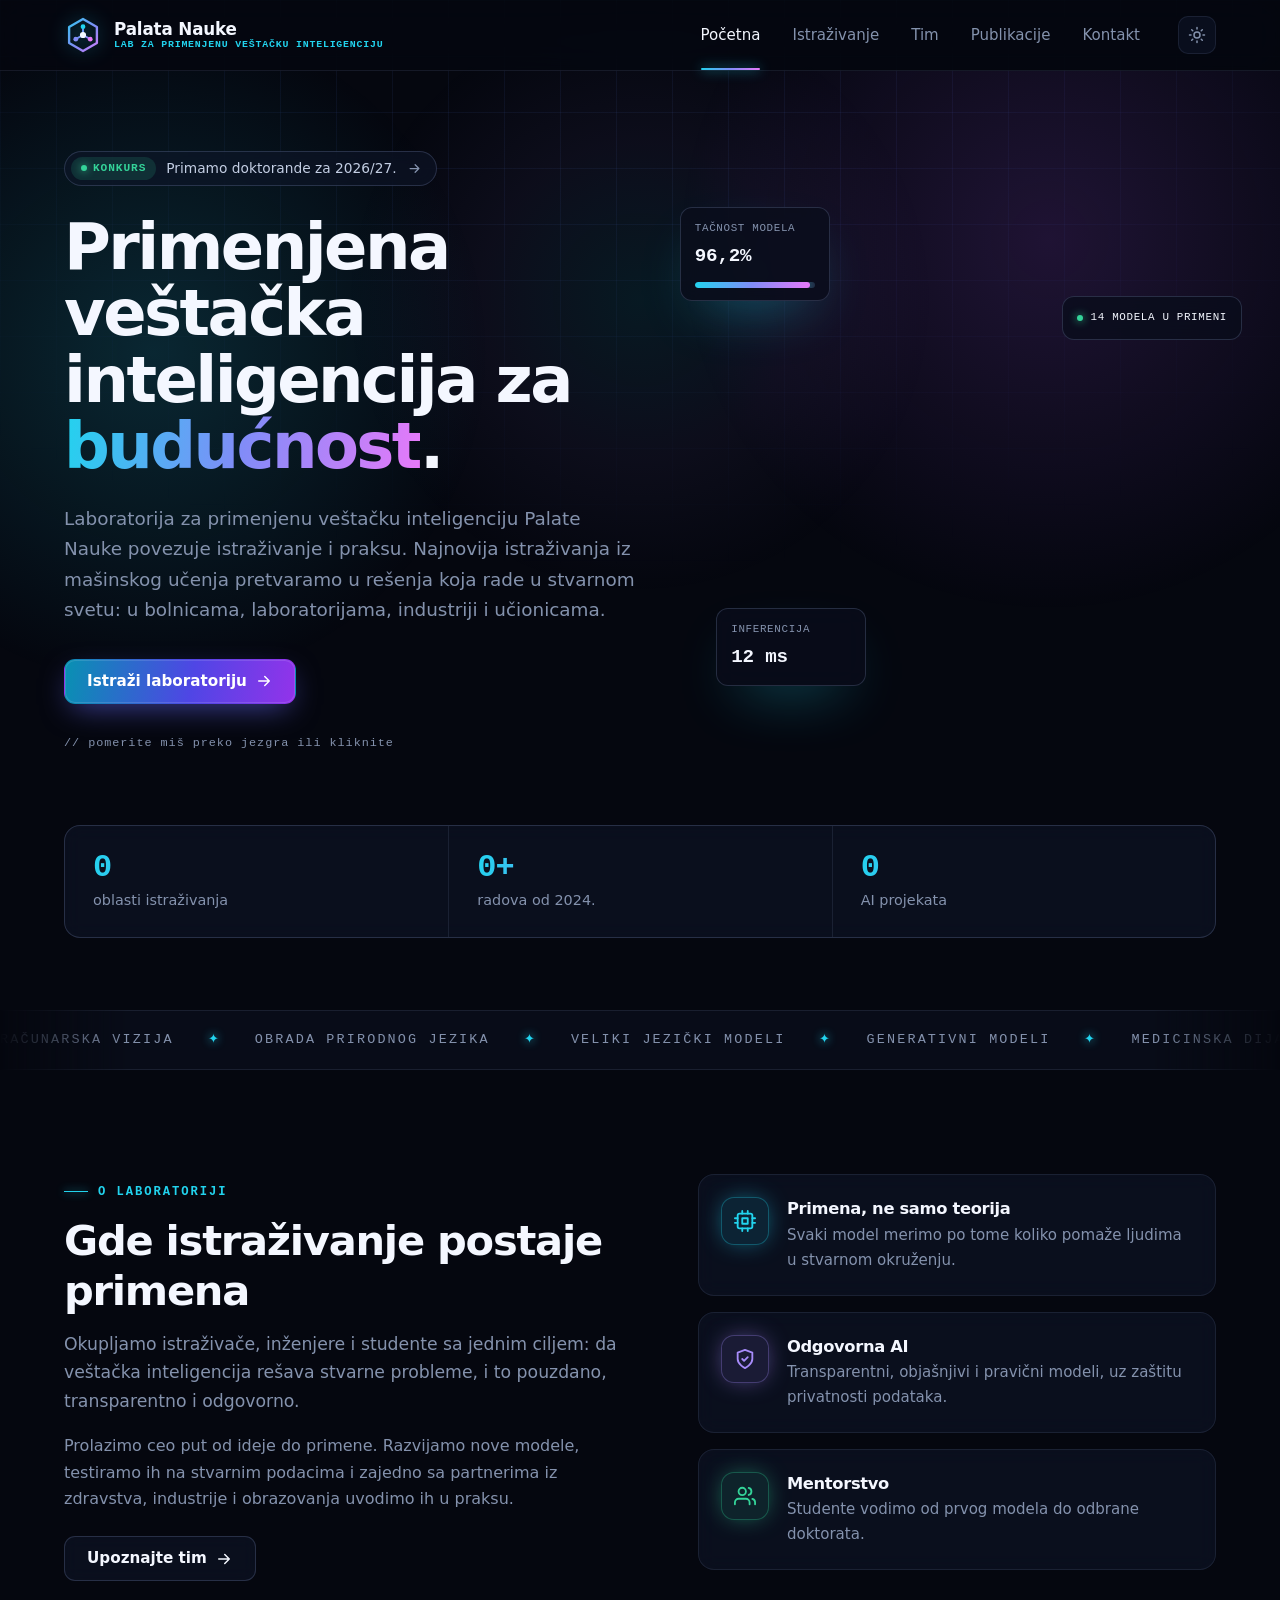
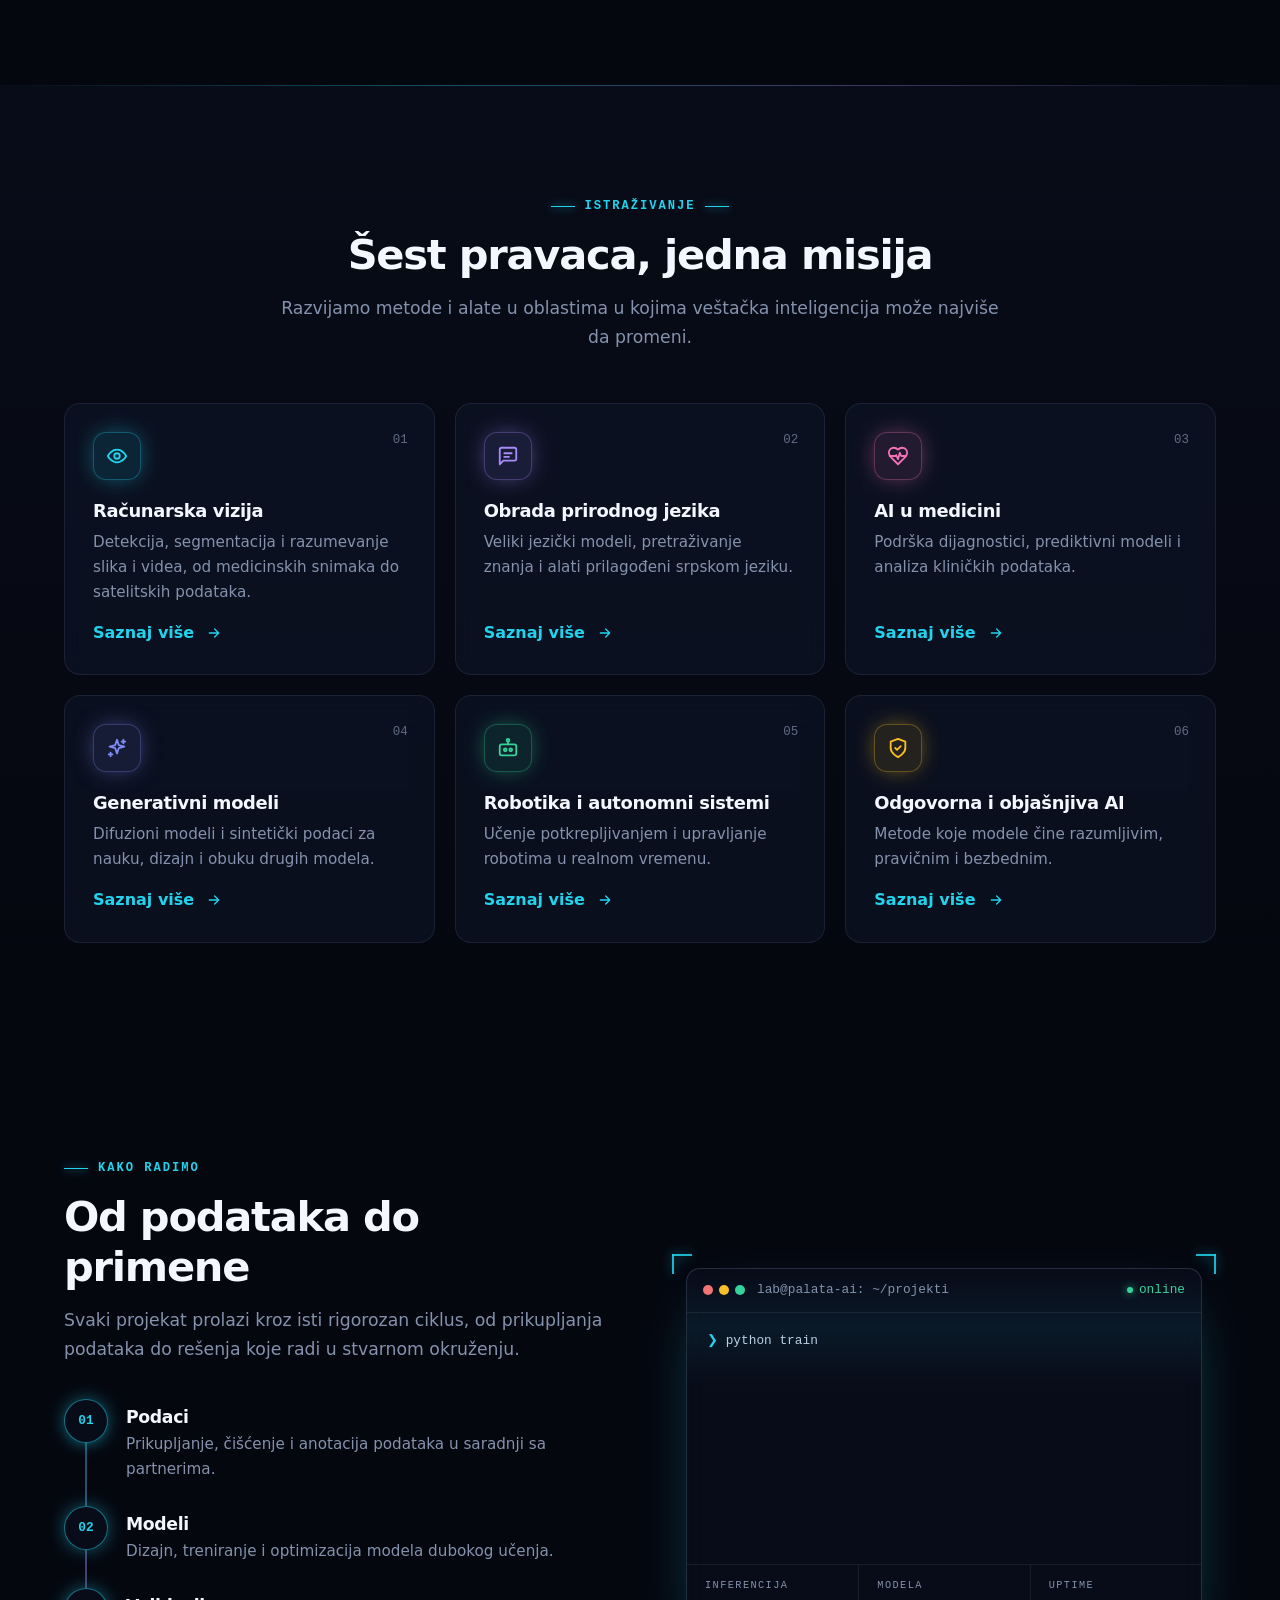
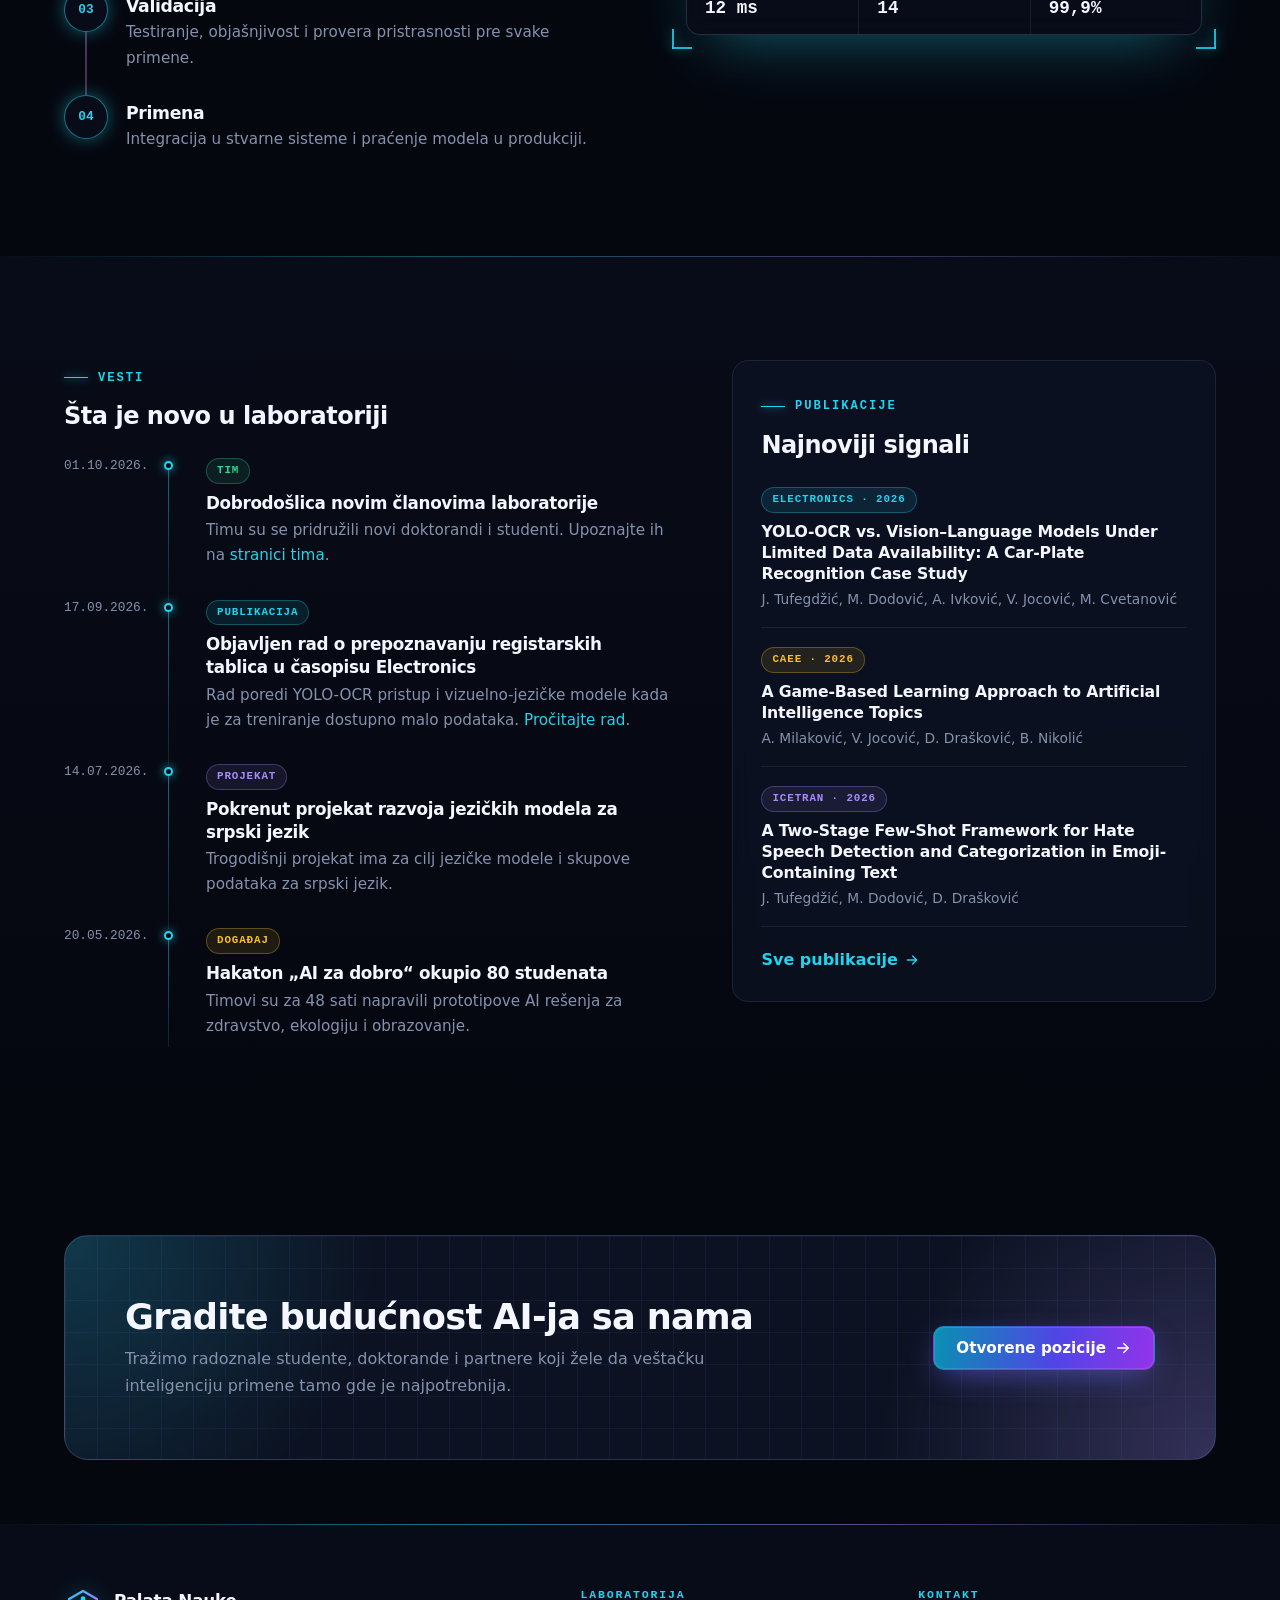
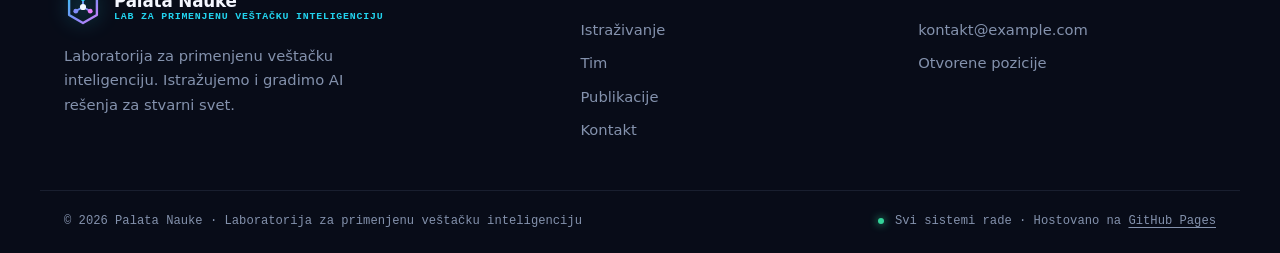
<file: index.html>
<!DOCTYPE html>
<!-- NAPOMENA: sav sadržaj (imena, brojke, vesti, publikacije) je primer — zamenite ga pravim podacima. -->
<html lang="sr-Latn">
<head>
  <meta charset="utf-8">
  <meta name="viewport" content="width=device-width, initial-scale=1">
  <title>Laboratorija za primenjenu veštačku inteligenciju · Palata Nauke</title>
  <meta name="description" content="Laboratorija za primenjenu veštačku inteligenciju Palate Nauke: primena veštačke inteligencije u medicini, nauci, industriji i obrazovanju.">
  <meta property="og:title" content="Laboratorija za primenjenu veštačku inteligenciju · Palata Nauke">
  <meta property="og:description" content="Laboratorija za primenjenu veštačku inteligenciju — od istraživanja do rešenja koja rade u stvarnom svetu.">
  <meta property="og:type" content="website">
  <meta name="theme-color" content="#05070f">
  <link rel="icon" href="assets/favicon.svg" type="image/svg+xml">
  <link rel="stylesheet" href="assets/css/style.css">
  <script>
    (function () {
      var d = document.documentElement, t = null;
      try { t = localStorage.getItem('theme'); } catch (e) {}
      d.setAttribute('data-theme', t === 'light' ? 'light' : 'dark');
      d.classList.add('js');
    })();
  </script>
  <script src="assets/js/main.js" defer></script>
</head>
<body>
  <a class="skip-link" href="#main">Preskoči na sadržaj</a>

  <header class="site-header">
    <div class="container header-inner">
      <a class="brand" href="index.html">
        <svg class="brand-logo" viewBox="0 0 32 32" aria-hidden="true" focusable="false">
          <defs>
            <linearGradient id="logo-grad" x1="0" y1="0" x2="32" y2="32" gradientUnits="userSpaceOnUse">
              <stop offset="0" stop-color="#22d3ee"/>
              <stop offset="0.55" stop-color="#818cf8"/>
              <stop offset="1" stop-color="#e879f9"/>
            </linearGradient>
          </defs>
          <path d="M16 2.5 27.7 9.25v13.5L16 29.5 4.3 22.75V9.25Z" fill="none" stroke="url(#logo-grad)" stroke-width="2" stroke-linejoin="round"/>
          <path d="M16 16V9M16 16l6.1 3.5M16 16l-6.1 3.5" stroke="url(#logo-grad)" stroke-width="1.6" stroke-linecap="round"/>
          <circle cx="16" cy="9" r="2" fill="#22d3ee"/>
          <circle cx="22.1" cy="19.5" r="2" fill="#e879f9"/>
          <circle cx="9.9" cy="19.5" r="2" fill="#818cf8"/>
          <circle cx="16" cy="16" r="2.6" fill="currentColor"/>
        </svg>
        <span class="brand-text"><strong>Palata Nauke</strong><small>Lab za primenjenu veštačku inteligenciju</small></span>
      </a>

      <nav class="site-nav" id="site-nav" aria-label="Glavna navigacija">
        <ul>
          <li><a href="index.html" aria-current="page">Početna</a></li>
          <li><a href="istrazivanje.html">Istraživanje</a></li>
          <li><a href="tim.html">Tim</a></li>
          <li><a href="publikacije.html">Publikacije</a></li>
          <li><a href="kontakt.html">Kontakt</a></li>
        </ul>
      </nav>

      <div class="header-actions">
        <button class="icon-btn theme-toggle" type="button" aria-label="Promeni svetlu ili tamnu temu" title="Promeni temu">
          <svg class="icon icon-sun" viewBox="0 0 24 24" width="18" height="18" fill="none" stroke="currentColor" stroke-width="2" stroke-linecap="round" stroke-linejoin="round" aria-hidden="true" focusable="false"><circle cx="12" cy="12" r="4"/><path d="M12 2v2M12 20v2M4.93 4.93l1.41 1.41M17.66 17.66l1.41 1.41M2 12h2M20 12h2M4.93 19.07l1.41-1.41M17.66 6.34l1.41-1.41"/></svg>
          <svg class="icon icon-moon" viewBox="0 0 24 24" width="18" height="18" fill="none" stroke="currentColor" stroke-width="2" stroke-linecap="round" stroke-linejoin="round" aria-hidden="true" focusable="false"><path d="M21 12.79A9 9 0 1 1 11.21 3 7 7 0 0 0 21 12.79z"/></svg>
        </button>
        <button class="icon-btn nav-toggle" type="button" aria-label="Otvori meni" aria-expanded="false" aria-controls="site-nav">
          <svg class="icon" viewBox="0 0 24 24" width="20" height="20" fill="none" stroke="currentColor" stroke-width="2" stroke-linecap="round" aria-hidden="true" focusable="false"><path d="M3 6h18M3 12h18M3 18h18"/></svg>
        </button>
      </div>
    </div>
  </header>

  <main id="main">
    <!-- ===== Hero: 3D neuronsko jezgro (crta ga assets/js/main.js) ===== -->
    <section class="hero">
      <canvas class="hero-canvas" data-neural-core aria-hidden="true"></canvas>
      <div class="container hero-grid">
        <div class="hero-copy">
          <a class="eyebrow-pill" href="kontakt.html#pozicije">
            <span class="pill-tag">Konkurs</span>
            Primamo doktorande za 2026/27.
            <svg class="icon" viewBox="0 0 24 24" fill="none" stroke="currentColor" stroke-width="2" stroke-linecap="round" stroke-linejoin="round" aria-hidden="true" focusable="false"><path d="M5 12h14M13 6l6 6-6 6"/></svg>
          </a>
          <h1>Primenjena veštačka inteligencija za <span class="gradient-text scramble" data-scramble="budućnost|medicinu|nauku|industriju|obrazovanje" aria-hidden="true">budućnost</span><span class="visually-hidden">budućnost, medicinu, nauku, industriju i obrazovanje</span>.</h1>
          <p class="lead">Laboratorija za primenjenu veštačku inteligenciju Palate Nauke povezuje istraživanje i praksu. Najnovija istraživanja iz mašinskog učenja pretvaramo u rešenja koja rade u stvarnom svetu: u bolnicama, laboratorijama, industriji i učionicama.</p>
          <div class="hero-actions">
            <a class="btn btn-primary" href="istrazivanje.html">
              Istraži laboratoriju
              <svg class="icon icon-arrow" viewBox="0 0 24 24" fill="none" stroke="currentColor" stroke-width="2" stroke-linecap="round" stroke-linejoin="round" aria-hidden="true" focusable="false"><path d="M5 12h14M13 6l6 6-6 6"/></svg>
            </a>
          </div>
          <p class="hero-hint js-only" aria-hidden="true">// pomerite miš preko jezgra ili kliknite</p>
        </div>

        <div class="hero-visual" data-core-anchor aria-hidden="true">
          <div class="float-chip chip-1"><span>Tačnost modela</span><strong>96,2%</strong><span class="bar"><span style="width: 96%"></span></span></div>
          <div class="float-chip chip-live chip-2"><span class="live-dot"></span>14 modela u primeni</div>
          <div class="float-chip chip-3"><span>Inferencija</span><strong>12 ms</strong></div>
        </div>
      </div>

      <div class="container">
        <ul class="stats">
          <li><strong data-count="6">6</strong><span>oblasti istraživanja</span></li>
          <li><strong data-count="55" data-suffix="+">55+</strong><span>radova od 2024.</span></li>
          <li><strong data-count="12">12</strong><span>AI projekata</span></li>
        </ul>
      </div>
    </section>

    <div class="marquee" aria-hidden="true">
      <div class="marquee-track">
        <span>Računarska vizija</span><span>Obrada prirodnog jezika</span><span>Veliki jezički modeli</span><span>Generativni modeli</span><span>Medicinska dijagnostika</span><span>Robotika</span><span>Učenje potkrepljivanjem</span><span>Objašnjiva AI</span><span>Edge AI</span>
        <span>Računarska vizija</span><span>Obrada prirodnog jezika</span><span>Veliki jezički modeli</span><span>Generativni modeli</span><span>Medicinska dijagnostika</span><span>Robotika</span><span>Učenje potkrepljivanjem</span><span>Objašnjiva AI</span><span>Edge AI</span>
      </div>
    </div>

    <!-- ===== O laboratoriji ===== -->
    <section class="section" id="o-nama">
      <div class="container about-grid">
        <div class="reveal">
          <span class="kicker">O laboratoriji</span>
          <h2 class="section-title">Gde istraživanje postaje primena</h2>
          <p class="section-lead">Okupljamo istraživače, inženjere i studente sa jednim ciljem: da veštačka inteligencija rešava stvarne probleme, i to pouzdano, transparentno i odgovorno.</p>
          <p>Prolazimo ceo put od ideje do primene. Razvijamo nove modele, testiramo ih na stvarnim podacima i zajedno sa partnerima iz zdravstva, industrije i obrazovanja uvodimo ih u praksu.</p>
          <a class="btn btn-ghost" href="tim.html">
            Upoznajte tim
            <svg class="icon icon-arrow" viewBox="0 0 24 24" fill="none" stroke="currentColor" stroke-width="2" stroke-linecap="round" stroke-linejoin="round" aria-hidden="true" focusable="false"><path d="M5 12h14M13 6l6 6-6 6"/></svg>
          </a>
        </div>
        <ul class="value-list">
          <li class="value reveal">
            <span class="icon-box"><svg class="icon" viewBox="0 0 24 24" fill="none" stroke="currentColor" stroke-width="2" stroke-linecap="round" stroke-linejoin="round" aria-hidden="true" focusable="false"><rect x="4" y="4" width="16" height="16" rx="2"/><rect x="9" y="9" width="6" height="6"/><path d="M9 1v3M15 1v3M9 20v3M15 20v3M20 9h3M20 14h3M1 9h3M1 14h3"/></svg></span>
            <div><h3>Primena, ne samo teorija</h3><p>Svaki model merimo po tome koliko pomaže ljudima u stvarnom okruženju.</p></div>
          </li>
          <li class="value reveal">
            <span class="icon-box violet"><svg class="icon" viewBox="0 0 24 24" fill="none" stroke="currentColor" stroke-width="2" stroke-linecap="round" stroke-linejoin="round" aria-hidden="true" focusable="false"><path d="M12 22s8-4 8-10V5l-8-3-8 3v7c0 6 8 10 8 10Z"/><path d="m9 12 2 2 4-4"/></svg></span>
            <div><h3>Odgovorna AI</h3><p>Transparentni, objašnjivi i pravični modeli, uz zaštitu privatnosti podataka.</p></div>
          </li>
          <li class="value reveal">
            <span class="icon-box green"><svg class="icon" viewBox="0 0 24 24" fill="none" stroke="currentColor" stroke-width="2" stroke-linecap="round" stroke-linejoin="round" aria-hidden="true" focusable="false"><path d="M17 21v-2a4 4 0 0 0-4-4H5a4 4 0 0 0-4 4v2"/><circle cx="9" cy="7" r="4"/><path d="M23 21v-2a4 4 0 0 0-3-3.87M16 3.13a4 4 0 0 1 0 7.75"/></svg></span>
            <div><h3>Mentorstvo</h3><p>Studente vodimo od prvog modela do odbrane doktorata.</p></div>
          </li>
        </ul>
      </div>
    </section>

    <!-- ===== Oblasti istraživanja ===== -->
    <section class="section section-alt" id="oblasti">
      <div class="container">
        <div class="section-head center reveal">
          <span class="kicker">Istraživanje</span>
          <h2 class="section-title">Šest pravaca, jedna misija</h2>
          <p class="section-lead">Razvijamo metode i alate u oblastima u kojima veštačka inteligencija može najviše da promeni.</p>
        </div>
        <div class="grid grid-3">
          <article class="card card-hover area-card reveal">
            <span class="area-index">01</span>
            <span class="icon-box"><svg class="icon" viewBox="0 0 24 24" fill="none" stroke="currentColor" stroke-width="2" stroke-linecap="round" stroke-linejoin="round" aria-hidden="true" focusable="false"><path d="M2 12s3.5-7 10-7 10 7 10 7-3.5 7-10 7S2 12 2 12Z"/><circle cx="12" cy="12" r="3"/></svg></span>
            <h3>Računarska vizija</h3>
            <p>Detekcija, segmentacija i razumevanje slika i videa, od medicinskih snimaka do satelitskih podataka.</p>
            <a class="card-link link-arrow" href="istrazivanje.html#vid">Saznaj više<span class="visually-hidden"> o računarskoj viziji</span> <svg class="icon" viewBox="0 0 24 24" fill="none" stroke="currentColor" stroke-width="2" stroke-linecap="round" stroke-linejoin="round" aria-hidden="true" focusable="false"><path d="M5 12h14M13 6l6 6-6 6"/></svg></a>
          </article>
          <article class="card card-hover area-card reveal">
            <span class="area-index">02</span>
            <span class="icon-box violet"><svg class="icon" viewBox="0 0 24 24" fill="none" stroke="currentColor" stroke-width="2" stroke-linecap="round" stroke-linejoin="round" aria-hidden="true" focusable="false"><path d="M21 15a2 2 0 0 1-2 2H7l-4 4V5a2 2 0 0 1 2-2h14a2 2 0 0 1 2 2z"/><path d="M8 9h8M8 13h5"/></svg></span>
            <h3>Obrada prirodnog jezika</h3>
            <p>Veliki jezički modeli, pretraživanje znanja i alati prilagođeni srpskom jeziku.</p>
            <a class="card-link link-arrow" href="istrazivanje.html#nlp">Saznaj više<span class="visually-hidden"> o obradi prirodnog jezika</span> <svg class="icon" viewBox="0 0 24 24" fill="none" stroke="currentColor" stroke-width="2" stroke-linecap="round" stroke-linejoin="round" aria-hidden="true" focusable="false"><path d="M5 12h14M13 6l6 6-6 6"/></svg></a>
          </article>
          <article class="card card-hover area-card reveal">
            <span class="area-index">03</span>
            <span class="icon-box pink"><svg class="icon" viewBox="0 0 24 24" fill="none" stroke="currentColor" stroke-width="2" stroke-linecap="round" stroke-linejoin="round" aria-hidden="true" focusable="false"><path d="M19 14c1.49-1.46 3-3.21 3-5.5A5.5 5.5 0 0 0 16.5 3c-1.76 0-3 .5-4.5 2-1.5-1.5-2.74-2-4.5-2A5.5 5.5 0 0 0 2 8.5c0 2.3 1.5 4.05 3 5.5l7 7Z"/><path d="M3.22 12H9.5l.5-1 2 4.5 2-7 1.5 3.5h5.27"/></svg></span>
            <h3>AI u medicini</h3>
            <p>Podrška dijagnostici, prediktivni modeli i analiza kliničkih podataka.</p>
            <a class="card-link link-arrow" href="istrazivanje.html#medicina">Saznaj više<span class="visually-hidden"> o AI u medicini</span> <svg class="icon" viewBox="0 0 24 24" fill="none" stroke="currentColor" stroke-width="2" stroke-linecap="round" stroke-linejoin="round" aria-hidden="true" focusable="false"><path d="M5 12h14M13 6l6 6-6 6"/></svg></a>
          </article>
          <article class="card card-hover area-card reveal">
            <span class="area-index">04</span>
            <span class="icon-box indigo"><svg class="icon" viewBox="0 0 24 24" fill="none" stroke="currentColor" stroke-width="2" stroke-linecap="round" stroke-linejoin="round" aria-hidden="true" focusable="false"><path d="M12 3l1.9 5.8L20 10.5l-6.1 1.7L12 18l-1.9-5.8L4 10.5l6.1-1.7Z"/><path d="M19 3v4M17 5h4M5 17v4M3 19h4"/></svg></span>
            <h3>Generativni modeli</h3>
            <p>Difuzioni modeli i sintetički podaci za nauku, dizajn i obuku drugih modela.</p>
            <a class="card-link link-arrow" href="istrazivanje.html#generativni">Saznaj više<span class="visually-hidden"> o generativnim modelima</span> <svg class="icon" viewBox="0 0 24 24" fill="none" stroke="currentColor" stroke-width="2" stroke-linecap="round" stroke-linejoin="round" aria-hidden="true" focusable="false"><path d="M5 12h14M13 6l6 6-6 6"/></svg></a>
          </article>
          <article class="card card-hover area-card reveal">
            <span class="area-index">05</span>
            <span class="icon-box green"><svg class="icon" viewBox="0 0 24 24" fill="none" stroke="currentColor" stroke-width="2" stroke-linecap="round" stroke-linejoin="round" aria-hidden="true" focusable="false"><rect x="3" y="8" width="18" height="12" rx="2"/><path d="M12 8V5"/><circle cx="12" cy="3.5" r="1.5"/><circle cx="9" cy="14" r="1.5"/><circle cx="15" cy="14" r="1.5"/></svg></span>
            <h3>Robotika i autonomni sistemi</h3>
            <p>Učenje potkrepljivanjem i upravljanje robotima u realnom vremenu.</p>
            <a class="card-link link-arrow" href="istrazivanje.html#robotika">Saznaj više<span class="visually-hidden"> o robotici</span> <svg class="icon" viewBox="0 0 24 24" fill="none" stroke="currentColor" stroke-width="2" stroke-linecap="round" stroke-linejoin="round" aria-hidden="true" focusable="false"><path d="M5 12h14M13 6l6 6-6 6"/></svg></a>
          </article>
          <article class="card card-hover area-card reveal">
            <span class="area-index">06</span>
            <span class="icon-box amber"><svg class="icon" viewBox="0 0 24 24" fill="none" stroke="currentColor" stroke-width="2" stroke-linecap="round" stroke-linejoin="round" aria-hidden="true" focusable="false"><path d="M12 22s8-4 8-10V5l-8-3-8 3v7c0 6 8 10 8 10Z"/><path d="m9 12 2 2 4-4"/></svg></span>
            <h3>Odgovorna i objašnjiva AI</h3>
            <p>Metode koje modele čine razumljivim, pravičnim i bezbednim.</p>
            <a class="card-link link-arrow" href="istrazivanje.html#odgovorna-ai">Saznaj više<span class="visually-hidden"> o odgovornoj AI</span> <svg class="icon" viewBox="0 0 24 24" fill="none" stroke="currentColor" stroke-width="2" stroke-linecap="round" stroke-linejoin="round" aria-hidden="true" focusable="false"><path d="M5 12h14M13 6l6 6-6 6"/></svg></a>
          </article>
        </div>
      </div>
    </section>

    <!-- ===== Kako radimo + terminal ===== -->
    <section class="section" id="pristup">
      <div class="container pipeline-grid">
        <div class="reveal">
          <span class="kicker">Kako radimo</span>
          <h2 class="section-title">Od podataka do primene</h2>
          <p class="section-lead">Svaki projekat prolazi kroz isti rigorozan ciklus, od prikupljanja podataka do rešenja koje radi u stvarnom okruženju.</p>
          <ol class="pipeline">
            <li><span class="pl-num">01</span><div><h3>Podaci</h3><p>Prikupljanje, čišćenje i anotacija podataka u saradnji sa partnerima.</p></div></li>
            <li><span class="pl-num">02</span><div><h3>Modeli</h3><p>Dizajn, treniranje i optimizacija modela dubokog učenja.</p></div></li>
            <li><span class="pl-num">03</span><div><h3>Validacija</h3><p>Testiranje, objašnjivost i provera pristrasnosti pre svake primene.</p></div></li>
            <li><span class="pl-num">04</span><div><h3>Primena</h3><p>Integracija u stvarne sisteme i praćenje modela u produkciji.</p></div></li>
          </ol>
        </div>

        <div class="hud-wrap reveal">
          <div class="hud" data-terminal role="img" aria-label="Ilustracija: terminal u kome se trenira, objašnjava i pušta u rad AI model">
            <div class="hud-bar">
              <span class="hud-dots"><span></span><span></span><span></span></span>
              <span>lab@palata-ai: ~/projekti</span>
              <span class="hud-status"><span class="live-dot"></span>online</span>
            </div>
            <div class="hud-body">
              <p class="hud-line"><span class="prompt">❯</span> <span class="typed">python train.py --model vizija-v3 --gpu 8</span></p>
              <p class="hud-line"><span class="dim">↳ skup podataka:</span> <b>128.400</b> anotiranih slika</p>
              <p class="hud-line"><span class="dim">↳ arhitektura:</span> Vision Transformer · <b>86M</b> parametara</p>
              <div class="hud-line hud-progress"><span data-epoch>epoha 50/50</span><span class="bar"><span></span></span><span data-pct>100%</span></div>
              <p class="hud-line"><span class="ok">✓</span> tačnost <b>0.962</b> · F1 <b>0.948</b> · AUC <b>0.981</b></p>
              <p class="hud-line"><span class="prompt">❯</span> <span class="typed">explain --method shap --sample 42</span></p>
              <p class="hud-line"><span class="ok">✓</span> mapa važnosti generisana <span class="dim">(objašnjiva AI)</span></p>
              <p class="hud-line"><span class="prompt">❯</span> <span class="typed">deploy --target pilot-bolnica</span><span class="cursor"></span></p>
            </div>
            <div class="hud-metrics">
              <div><small>Inferencija</small><strong>12 ms</strong></div>
              <div><small>Modela</small><strong>14</strong></div>
              <div><small>Uptime</small><strong>99,9%</strong></div>
            </div>
          </div>
        </div>
      </div>
    </section>

    <!-- ===== Vesti i izdvojene publikacije ===== -->
    <section class="section section-alt" id="vesti">
      <div class="container split">
        <div class="reveal">
          <span class="kicker">Vesti</span>
          <h2 class="block-title">Šta je novo u laboratoriji</h2>
          <ol class="news-list">
            <li class="news-item">
              <time class="news-date" datetime="2026-10-01">01.10.2026.</time>
              <div>
                <span class="badge green">Tim</span>
                <h3>Dobrodošlica novim članovima laboratorije</h3>
                <p>Timu su se pridružili novi doktorandi i studenti. Upoznajte ih na <a href="tim.html">stranici tima</a>.</p>
              </div>
            </li>
            <li class="news-item">
              <time class="news-date" datetime="2026-09-17">17.09.2026.</time>
              <div>
                <span class="badge">Publikacija</span>
                <h3>Objavljen rad o prepoznavanju registarskih tablica u časopisu Electronics</h3>
                <p>Rad poredi YOLO-OCR pristup i vizuelno-jezičke modele kada je za treniranje dostupno malo podataka. <a href="https://doi.org/10.3390/electronics15184242">Pročitajte rad</a>.</p>
              </div>
            </li>
            <li class="news-item">
              <time class="news-date" datetime="2026-07-14">14.07.2026.</time>
              <div>
                <span class="badge violet">Projekat</span>
                <h3>Pokrenut projekat razvoja jezičkih modela za srpski jezik</h3>
                <p>Trogodišnji projekat ima za cilj jezičke modele i skupove podataka za srpski jezik.</p>
              </div>
            </li>
            <li class="news-item">
              <time class="news-date" datetime="2026-05-20">20.05.2026.</time>
              <div>
                <span class="badge amber">Događaj</span>
                <h3>Hakaton „AI za dobro“ okupio 80 studenata</h3>
                <p>Timovi su za 48 sati napravili prototipove AI rešenja za zdravstvo, ekologiju i obrazovanje.</p>
              </div>
            </li>
          </ol>
        </div>

        <aside class="pub-mini reveal" aria-labelledby="izdvojeno">
          <span class="kicker">Publikacije</span>
          <h2 class="block-title" id="izdvojeno">Najnoviji signali</h2>
          <ol>
            <li>
              <span class="badge">Electronics · 2026</span>
              <h3 class="pub-title"><a href="https://doi.org/10.3390/electronics15184242">YOLO-OCR vs. Vision–Language Models Under Limited Data Availability: A Car-Plate Recognition Case Study</a></h3>
              <p class="pub-venue">J. Tufegdžić, M. Dodović, A. Ivković, V. Jocović, M. Cvetanović</p>
            </li>
            <li>
              <span class="badge amber">CAEE · 2026</span>
              <h3 class="pub-title"><a href="https://doi.org/10.1002/cae.70237">A Game-Based Learning Approach to Artificial Intelligence Topics</a></h3>
              <p class="pub-venue">A. Milaković, V. Jocović, D. Drašković, B. Nikolić</p>
            </li>
            <li>
              <span class="badge violet">IcETRAN · 2026</span>
              <h3 class="pub-title"><a href="https://doi.org/10.1109/icetran71739.2026.11727828">A Two-Stage Few-Shot Framework for Hate Speech Detection and Categorization in Emoji-Containing Text</a></h3>
              <p class="pub-venue">J. Tufegdžić, M. Dodović, D. Drašković</p>
            </li>
          </ol>
          <a class="link-arrow" href="publikacije.html">Sve publikacije <svg class="icon" viewBox="0 0 24 24" fill="none" stroke="currentColor" stroke-width="2" stroke-linecap="round" stroke-linejoin="round" aria-hidden="true" focusable="false"><path d="M5 12h14M13 6l6 6-6 6"/></svg></a>
        </aside>
      </div>
    </section>

    <!-- ===== Poziv ===== -->
    <section class="section-sm">
      <div class="container">
        <div class="cta reveal">
          <div>
            <h2>Gradite budućnost AI-ja sa nama</h2>
            <p>Tražimo radoznale studente, doktorande i partnere koji žele da veštačku inteligenciju primene tamo gde je najpotrebnija.</p>
          </div>
          <a class="btn btn-primary" href="kontakt.html#pozicije">
            Otvorene pozicije
            <svg class="icon icon-arrow" viewBox="0 0 24 24" fill="none" stroke="currentColor" stroke-width="2" stroke-linecap="round" stroke-linejoin="round" aria-hidden="true" focusable="false"><path d="M5 12h14M13 6l6 6-6 6"/></svg>
          </a>
        </div>
      </div>
    </section>
  </main>

  <footer class="site-footer">
    <div class="container footer-grid">
      <div class="footer-about">
        <a class="brand" href="index.html">
          <svg class="brand-logo" viewBox="0 0 32 32" aria-hidden="true" focusable="false">
            <defs>
              <linearGradient id="logo-grad-f" x1="0" y1="0" x2="32" y2="32" gradientUnits="userSpaceOnUse">
                <stop offset="0" stop-color="#22d3ee"/>
                <stop offset="0.55" stop-color="#818cf8"/>
                <stop offset="1" stop-color="#e879f9"/>
              </linearGradient>
            </defs>
            <path d="M16 2.5 27.7 9.25v13.5L16 29.5 4.3 22.75V9.25Z" fill="none" stroke="url(#logo-grad-f)" stroke-width="2" stroke-linejoin="round"/>
            <path d="M16 16V9M16 16l6.1 3.5M16 16l-6.1 3.5" stroke="url(#logo-grad-f)" stroke-width="1.6" stroke-linecap="round"/>
            <circle cx="16" cy="9" r="2" fill="#22d3ee"/>
            <circle cx="22.1" cy="19.5" r="2" fill="#e879f9"/>
            <circle cx="9.9" cy="19.5" r="2" fill="#818cf8"/>
            <circle cx="16" cy="16" r="2.6" fill="currentColor"/>
          </svg>
          <span class="brand-text"><strong>Palata Nauke</strong><small>Lab za primenjenu veštačku inteligenciju</small></span>
        </a>
        <p>Laboratorija za primenjenu veštačku inteligenciju. Istražujemo i gradimo AI rešenja za stvarni svet.</p>
      </div>
      <div>
        <h2>Laboratorija</h2>
        <ul>
          <li><a href="istrazivanje.html">Istraživanje</a></li>
          <li><a href="tim.html">Tim</a></li>
          <li><a href="publikacije.html">Publikacije</a></li>
          <li><a href="kontakt.html">Kontakt</a></li>
        </ul>
      </div>
      <div>
        <h2>Kontakt</h2>
        <ul>
          <li><a href="mailto:kontakt@example.com">kontakt@example.com</a></li>
          <li><a href="kontakt.html#pozicije">Otvorene pozicije</a></li>
        </ul>
      </div>
    </div>
    <div class="container footer-bottom">
      <p>© <span data-current-year>2026</span> Palata Nauke · Laboratorija za primenjenu veštačku inteligenciju</p>
      <p><span class="live-dot"></span> Svi sistemi rade · Hostovano na <a href="https://pages.github.com/">GitHub Pages</a></p>
    </div>
  </footer>
</body>
</html>
</file>
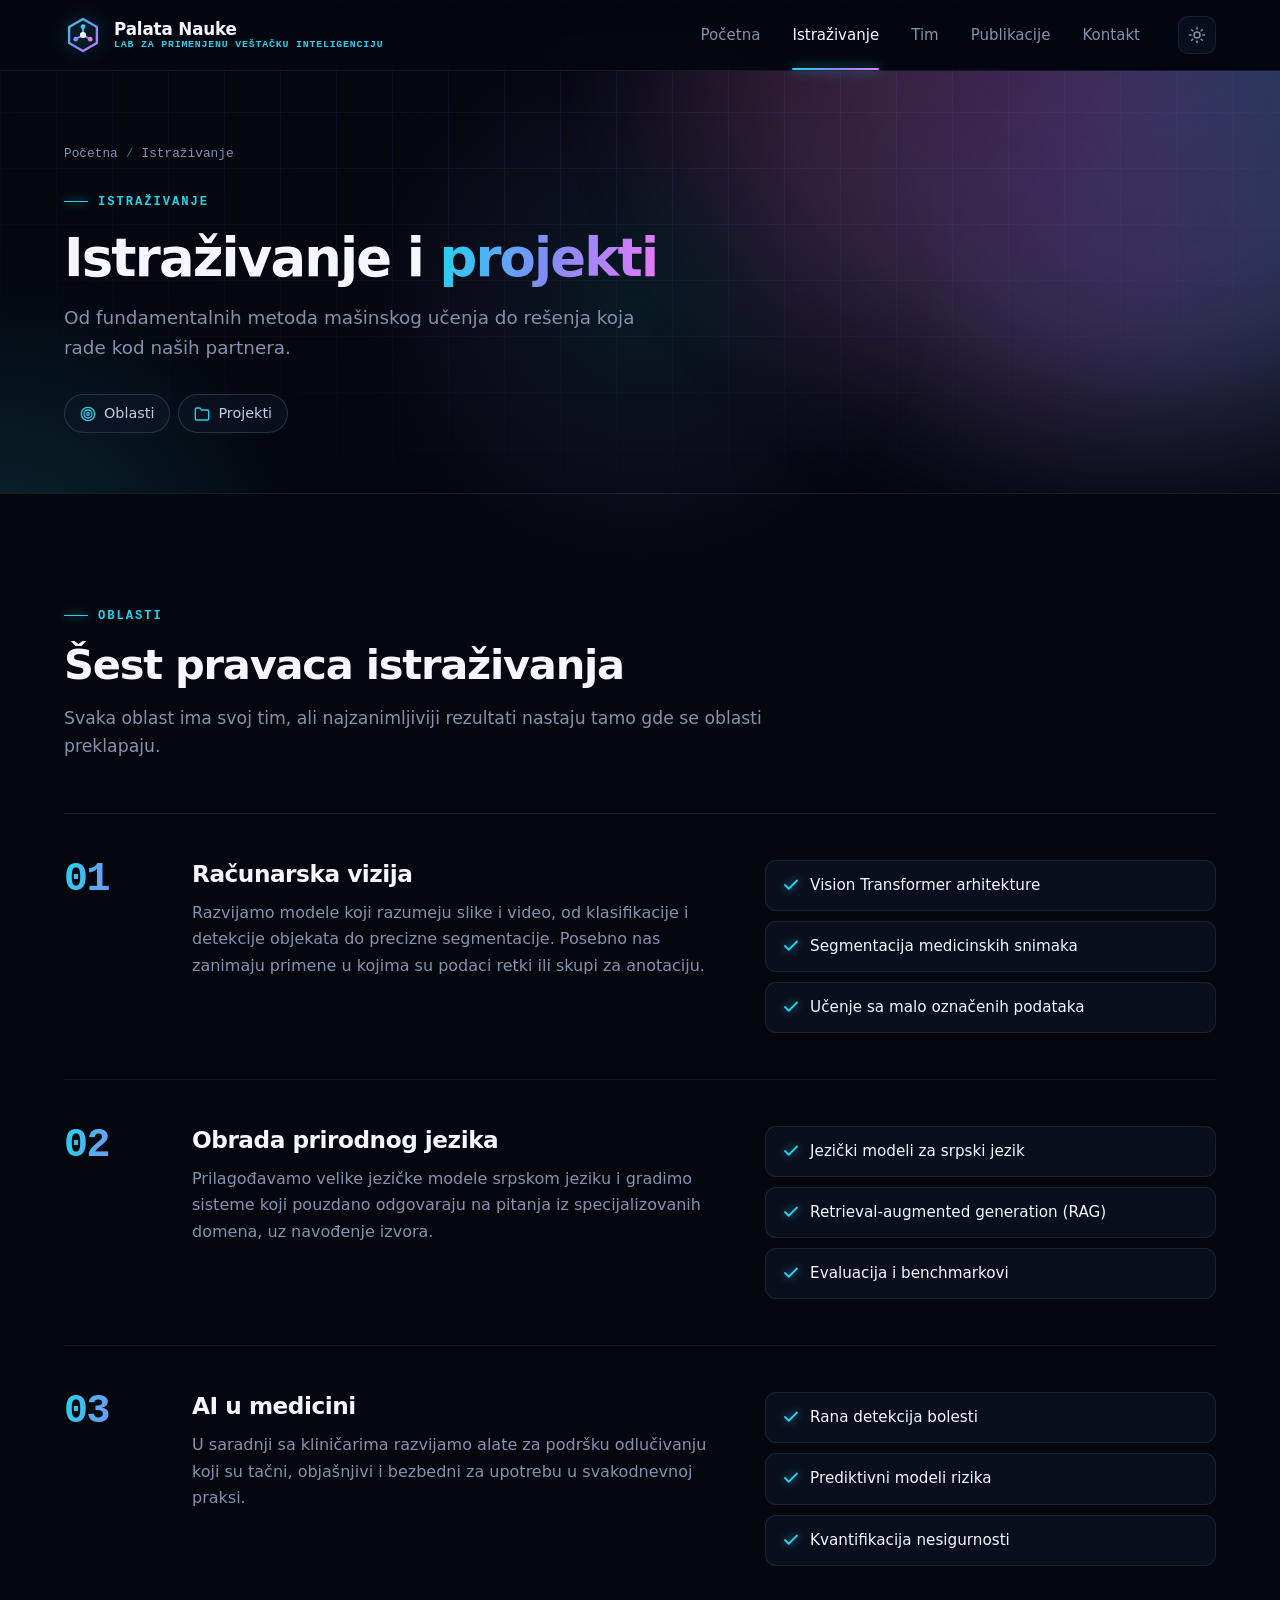
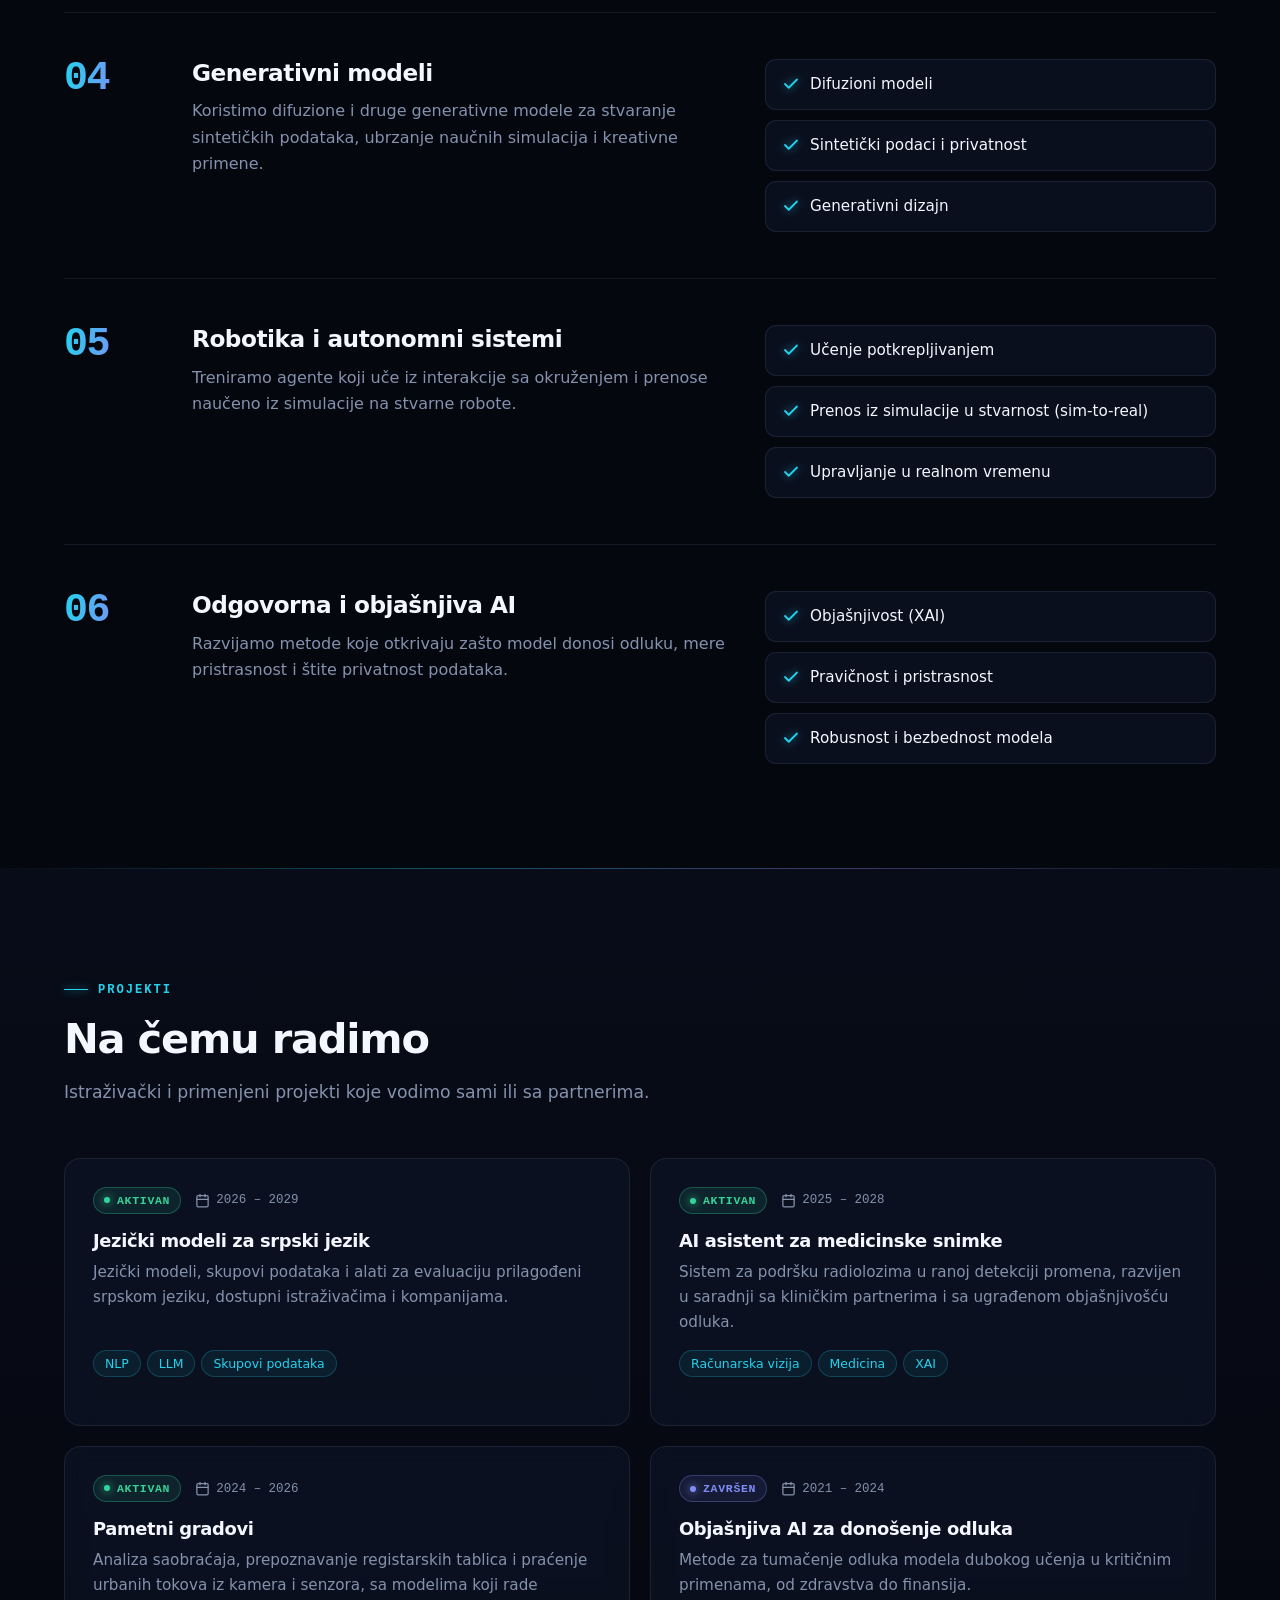
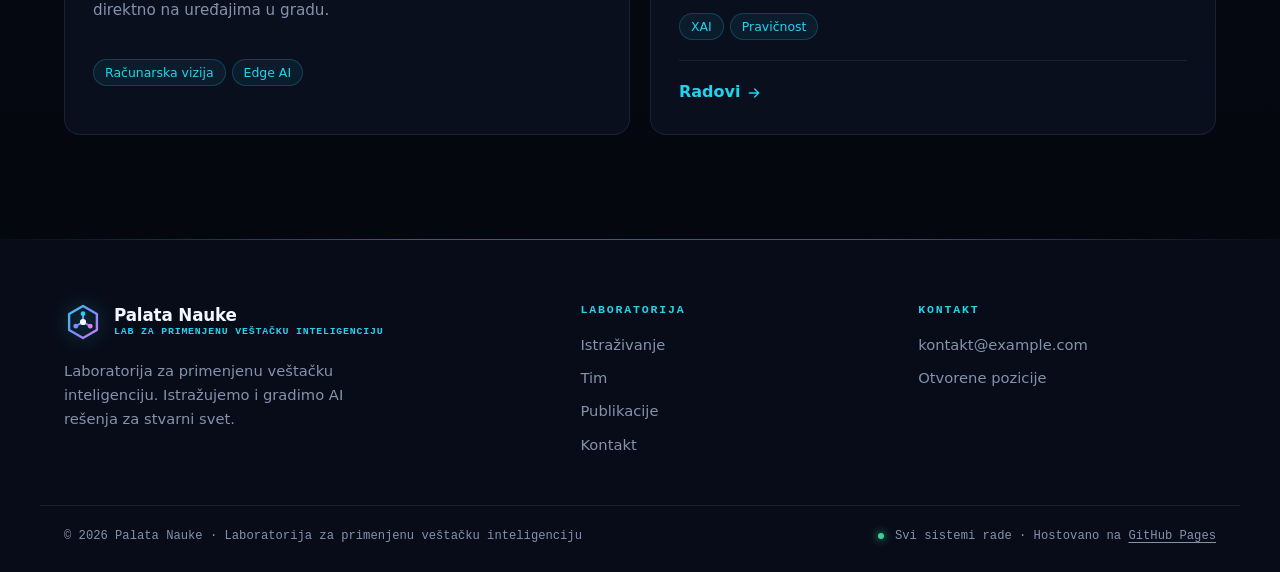
<file: istrazivanje.html>
<!DOCTYPE html>
<!-- NAPOMENA: opisi oblasti i projekata su primer — zamenite ih pravim podacima. -->
<html lang="sr-Latn">
<head>
  <meta charset="utf-8">
  <meta name="viewport" content="width=device-width, initial-scale=1">
  <title>Istraživanje · Palata Nauke · Laboratorija za primenjenu veštačku inteligenciju</title>
  <meta name="description" content="Oblasti istraživanja i projekti Laboratorije za primenjenu veštačku inteligenciju Palate Nauke.">
  <meta property="og:title" content="Istraživanje · Palata Nauke · Laboratorija za primenjenu veštačku inteligenciju">
  <meta property="og:description" content="Računarska vizija, obrada prirodnog jezika, AI u medicini, generativni modeli, robotika i odgovorna AI.">
  <meta property="og:type" content="website">
  <meta name="theme-color" content="#05070f">
  <link rel="icon" href="assets/favicon.svg" type="image/svg+xml">
  <link rel="stylesheet" href="assets/css/style.css">
  <script>
    (function () {
      var d = document.documentElement, t = null;
      try { t = localStorage.getItem('theme'); } catch (e) {}
      d.setAttribute('data-theme', t === 'light' ? 'light' : 'dark');
      d.classList.add('js');
    })();
  </script>
  <script src="assets/js/main.js" defer></script>
</head>
<body>
  <a class="skip-link" href="#main">Preskoči na sadržaj</a>

  <header class="site-header">
    <div class="container header-inner">
      <a class="brand" href="index.html">
        <svg class="brand-logo" viewBox="0 0 32 32" aria-hidden="true" focusable="false">
          <defs>
            <linearGradient id="logo-grad" x1="0" y1="0" x2="32" y2="32" gradientUnits="userSpaceOnUse">
              <stop offset="0" stop-color="#22d3ee"/>
              <stop offset="0.55" stop-color="#818cf8"/>
              <stop offset="1" stop-color="#e879f9"/>
            </linearGradient>
          </defs>
          <path d="M16 2.5 27.7 9.25v13.5L16 29.5 4.3 22.75V9.25Z" fill="none" stroke="url(#logo-grad)" stroke-width="2" stroke-linejoin="round"/>
          <path d="M16 16V9M16 16l6.1 3.5M16 16l-6.1 3.5" stroke="url(#logo-grad)" stroke-width="1.6" stroke-linecap="round"/>
          <circle cx="16" cy="9" r="2" fill="#22d3ee"/>
          <circle cx="22.1" cy="19.5" r="2" fill="#e879f9"/>
          <circle cx="9.9" cy="19.5" r="2" fill="#818cf8"/>
          <circle cx="16" cy="16" r="2.6" fill="currentColor"/>
        </svg>
        <span class="brand-text"><strong>Palata Nauke</strong><small>Lab za primenjenu veštačku inteligenciju</small></span>
      </a>

      <nav class="site-nav" id="site-nav" aria-label="Glavna navigacija">
        <ul>
          <li><a href="index.html">Početna</a></li>
          <li><a href="istrazivanje.html" aria-current="page">Istraživanje</a></li>
          <li><a href="tim.html">Tim</a></li>
          <li><a href="publikacije.html">Publikacije</a></li>
          <li><a href="kontakt.html">Kontakt</a></li>
        </ul>
      </nav>

      <div class="header-actions">
        <button class="icon-btn theme-toggle" type="button" aria-label="Promeni svetlu ili tamnu temu" title="Promeni temu">
          <svg class="icon icon-sun" viewBox="0 0 24 24" width="18" height="18" fill="none" stroke="currentColor" stroke-width="2" stroke-linecap="round" stroke-linejoin="round" aria-hidden="true" focusable="false"><circle cx="12" cy="12" r="4"/><path d="M12 2v2M12 20v2M4.93 4.93l1.41 1.41M17.66 17.66l1.41 1.41M2 12h2M20 12h2M4.93 19.07l1.41-1.41M17.66 6.34l1.41-1.41"/></svg>
          <svg class="icon icon-moon" viewBox="0 0 24 24" width="18" height="18" fill="none" stroke="currentColor" stroke-width="2" stroke-linecap="round" stroke-linejoin="round" aria-hidden="true" focusable="false"><path d="M21 12.79A9 9 0 1 1 11.21 3 7 7 0 0 0 21 12.79z"/></svg>
        </button>
        <button class="icon-btn nav-toggle" type="button" aria-label="Otvori meni" aria-expanded="false" aria-controls="site-nav">
          <svg class="icon" viewBox="0 0 24 24" width="20" height="20" fill="none" stroke="currentColor" stroke-width="2" stroke-linecap="round" aria-hidden="true" focusable="false"><path d="M3 6h18M3 12h18M3 18h18"/></svg>
        </button>
      </div>
    </div>
  </header>

  <main id="main">
    <section class="page-hero">
      <div class="container">
        <nav class="breadcrumb" aria-label="Putanja">
          <ol>
            <li><a href="index.html">Početna</a></li>
            <li aria-current="page">Istraživanje</li>
          </ol>
        </nav>
        <span class="kicker">Istraživanje</span>
        <h1>Istraživanje i <span class="gradient-text">projekti</span></h1>
        <p class="lead">Od fundamentalnih metoda mašinskog učenja do rešenja koja rade kod naših partnera.</p>
        <ul class="subnav">
          <li><a href="#oblasti"><svg class="icon" viewBox="0 0 24 24" fill="none" stroke="currentColor" stroke-width="2" stroke-linecap="round" stroke-linejoin="round" aria-hidden="true" focusable="false"><circle cx="12" cy="12" r="10"/><circle cx="12" cy="12" r="6"/><circle cx="12" cy="12" r="2"/></svg>Oblasti</a></li>
          <li><a href="#projekti"><svg class="icon" viewBox="0 0 24 24" fill="none" stroke="currentColor" stroke-width="2" stroke-linecap="round" stroke-linejoin="round" aria-hidden="true" focusable="false"><path d="M22 19a2 2 0 0 1-2 2H4a2 2 0 0 1-2-2V5a2 2 0 0 1 2-2h5l2 3h9a2 2 0 0 1 2 2z"/></svg>Projekti</a></li>
        </ul>
      </div>
    </section>

    <!-- ===== Oblasti ===== -->
    <section class="section" id="oblasti">
      <div class="container">
        <div class="section-head reveal">
          <span class="kicker">Oblasti</span>
          <h2 class="section-title">Šest pravaca istraživanja</h2>
          <p class="section-lead">Svaka oblast ima svoj tim, ali najzanimljiviji rezultati nastaju tamo gde se oblasti preklapaju.</p>
        </div>

        <article class="area-block reveal" id="vid">
          <div class="area-num">01</div>
          <div>
            <h3>Računarska vizija</h3>
            <p>Razvijamo modele koji razumeju slike i video, od klasifikacije i detekcije objekata do precizne segmentacije. Posebno nas zanimaju primene u kojima su podaci retki ili skupi za anotaciju.</p>
          </div>
          <ul class="topic-list">
            <li><svg class="icon" viewBox="0 0 24 24" fill="none" stroke="currentColor" stroke-width="2.4" stroke-linecap="round" stroke-linejoin="round" aria-hidden="true" focusable="false"><path d="M20 6 9 17l-5-5"/></svg>Vision Transformer arhitekture</li>
            <li><svg class="icon" viewBox="0 0 24 24" fill="none" stroke="currentColor" stroke-width="2.4" stroke-linecap="round" stroke-linejoin="round" aria-hidden="true" focusable="false"><path d="M20 6 9 17l-5-5"/></svg>Segmentacija medicinskih snimaka</li>
            <li><svg class="icon" viewBox="0 0 24 24" fill="none" stroke="currentColor" stroke-width="2.4" stroke-linecap="round" stroke-linejoin="round" aria-hidden="true" focusable="false"><path d="M20 6 9 17l-5-5"/></svg>Učenje sa malo označenih podataka</li>
          </ul>
        </article>

        <article class="area-block reveal" id="nlp">
          <div class="area-num">02</div>
          <div>
            <h3>Obrada prirodnog jezika</h3>
            <p>Prilagođavamo velike jezičke modele srpskom jeziku i gradimo sisteme koji pouzdano odgovaraju na pitanja iz specijalizovanih domena, uz navođenje izvora.</p>
          </div>
          <ul class="topic-list">
            <li><svg class="icon" viewBox="0 0 24 24" fill="none" stroke="currentColor" stroke-width="2.4" stroke-linecap="round" stroke-linejoin="round" aria-hidden="true" focusable="false"><path d="M20 6 9 17l-5-5"/></svg>Jezički modeli za srpski jezik</li>
            <li><svg class="icon" viewBox="0 0 24 24" fill="none" stroke="currentColor" stroke-width="2.4" stroke-linecap="round" stroke-linejoin="round" aria-hidden="true" focusable="false"><path d="M20 6 9 17l-5-5"/></svg>Retrieval-augmented generation (RAG)</li>
            <li><svg class="icon" viewBox="0 0 24 24" fill="none" stroke="currentColor" stroke-width="2.4" stroke-linecap="round" stroke-linejoin="round" aria-hidden="true" focusable="false"><path d="M20 6 9 17l-5-5"/></svg>Evaluacija i benchmarkovi</li>
          </ul>
        </article>

        <article class="area-block reveal" id="medicina">
          <div class="area-num">03</div>
          <div>
            <h3>AI u medicini</h3>
            <p>U saradnji sa kliničarima razvijamo alate za podršku odlučivanju koji su tačni, objašnjivi i bezbedni za upotrebu u svakodnevnoj praksi.</p>
          </div>
          <ul class="topic-list">
            <li><svg class="icon" viewBox="0 0 24 24" fill="none" stroke="currentColor" stroke-width="2.4" stroke-linecap="round" stroke-linejoin="round" aria-hidden="true" focusable="false"><path d="M20 6 9 17l-5-5"/></svg>Rana detekcija bolesti</li>
            <li><svg class="icon" viewBox="0 0 24 24" fill="none" stroke="currentColor" stroke-width="2.4" stroke-linecap="round" stroke-linejoin="round" aria-hidden="true" focusable="false"><path d="M20 6 9 17l-5-5"/></svg>Prediktivni modeli rizika</li>
            <li><svg class="icon" viewBox="0 0 24 24" fill="none" stroke="currentColor" stroke-width="2.4" stroke-linecap="round" stroke-linejoin="round" aria-hidden="true" focusable="false"><path d="M20 6 9 17l-5-5"/></svg>Kvantifikacija nesigurnosti</li>
          </ul>
        </article>

        <article class="area-block reveal" id="generativni">
          <div class="area-num">04</div>
          <div>
            <h3>Generativni modeli</h3>
            <p>Koristimo difuzione i druge generativne modele za stvaranje sintetičkih podataka, ubrzanje naučnih simulacija i kreativne primene.</p>
          </div>
          <ul class="topic-list">
            <li><svg class="icon" viewBox="0 0 24 24" fill="none" stroke="currentColor" stroke-width="2.4" stroke-linecap="round" stroke-linejoin="round" aria-hidden="true" focusable="false"><path d="M20 6 9 17l-5-5"/></svg>Difuzioni modeli</li>
            <li><svg class="icon" viewBox="0 0 24 24" fill="none" stroke="currentColor" stroke-width="2.4" stroke-linecap="round" stroke-linejoin="round" aria-hidden="true" focusable="false"><path d="M20 6 9 17l-5-5"/></svg>Sintetički podaci i privatnost</li>
            <li><svg class="icon" viewBox="0 0 24 24" fill="none" stroke="currentColor" stroke-width="2.4" stroke-linecap="round" stroke-linejoin="round" aria-hidden="true" focusable="false"><path d="M20 6 9 17l-5-5"/></svg>Generativni dizajn</li>
          </ul>
        </article>

        <article class="area-block reveal" id="robotika">
          <div class="area-num">05</div>
          <div>
            <h3>Robotika i autonomni sistemi</h3>
            <p>Treniramo agente koji uče iz interakcije sa okruženjem i prenose naučeno iz simulacije na stvarne robote.</p>
          </div>
          <ul class="topic-list">
            <li><svg class="icon" viewBox="0 0 24 24" fill="none" stroke="currentColor" stroke-width="2.4" stroke-linecap="round" stroke-linejoin="round" aria-hidden="true" focusable="false"><path d="M20 6 9 17l-5-5"/></svg>Učenje potkrepljivanjem</li>
            <li><svg class="icon" viewBox="0 0 24 24" fill="none" stroke="currentColor" stroke-width="2.4" stroke-linecap="round" stroke-linejoin="round" aria-hidden="true" focusable="false"><path d="M20 6 9 17l-5-5"/></svg>Prenos iz simulacije u stvarnost (sim-to-real)</li>
            <li><svg class="icon" viewBox="0 0 24 24" fill="none" stroke="currentColor" stroke-width="2.4" stroke-linecap="round" stroke-linejoin="round" aria-hidden="true" focusable="false"><path d="M20 6 9 17l-5-5"/></svg>Upravljanje u realnom vremenu</li>
          </ul>
        </article>

        <article class="area-block reveal" id="odgovorna-ai">
          <div class="area-num">06</div>
          <div>
            <h3>Odgovorna i objašnjiva AI</h3>
            <p>Razvijamo metode koje otkrivaju zašto model donosi odluku, mere pristrasnost i štite privatnost podataka.</p>
          </div>
          <ul class="topic-list">
            <li><svg class="icon" viewBox="0 0 24 24" fill="none" stroke="currentColor" stroke-width="2.4" stroke-linecap="round" stroke-linejoin="round" aria-hidden="true" focusable="false"><path d="M20 6 9 17l-5-5"/></svg>Objašnjivost (XAI)</li>
            <li><svg class="icon" viewBox="0 0 24 24" fill="none" stroke="currentColor" stroke-width="2.4" stroke-linecap="round" stroke-linejoin="round" aria-hidden="true" focusable="false"><path d="M20 6 9 17l-5-5"/></svg>Pravičnost i pristrasnost</li>
            <li><svg class="icon" viewBox="0 0 24 24" fill="none" stroke="currentColor" stroke-width="2.4" stroke-linecap="round" stroke-linejoin="round" aria-hidden="true" focusable="false"><path d="M20 6 9 17l-5-5"/></svg>Robusnost i bezbednost modela</li>
          </ul>
        </article>
      </div>
    </section>

    <!-- ===== Projekti ===== -->
    <section class="section section-alt" id="projekti">
      <div class="container">
        <div class="section-head reveal">
          <span class="kicker">Projekti</span>
          <h2 class="section-title">Na čemu radimo</h2>
          <p class="section-lead">Istraživački i primenjeni projekti koje vodimo sami ili sa partnerima.</p>
        </div>
        <div class="grid grid-2">
          <article class="card card-hover project reveal">
            <div class="project-meta">
              <span class="status status-active">Aktivan</span>
              <span class="meta-item"><svg class="icon" viewBox="0 0 24 24" fill="none" stroke="currentColor" stroke-width="2" stroke-linecap="round" stroke-linejoin="round" aria-hidden="true" focusable="false"><rect x="3" y="4" width="18" height="18" rx="2"/><path d="M16 2v4M8 2v4M3 10h18"/></svg>2026 – 2029</span>
            </div>
            <h3>Jezički modeli za srpski jezik</h3>
            <p>Jezički modeli, skupovi podataka i alati za evaluaciju prilagođeni srpskom jeziku, dostupni istraživačima i kompanijama.</p>
            <ul class="tags"><li class="tag">NLP</li><li class="tag">LLM</li><li class="tag">Skupovi podataka</li></ul>
          </article>
          <article class="card card-hover project reveal">
            <div class="project-meta">
              <span class="status status-active">Aktivan</span>
              <span class="meta-item"><svg class="icon" viewBox="0 0 24 24" fill="none" stroke="currentColor" stroke-width="2" stroke-linecap="round" stroke-linejoin="round" aria-hidden="true" focusable="false"><rect x="3" y="4" width="18" height="18" rx="2"/><path d="M16 2v4M8 2v4M3 10h18"/></svg>2025 – 2028</span>
            </div>
            <h3>AI asistent za medicinske snimke</h3>
            <p>Sistem za podršku radiolozima u ranoj detekciji promena, razvijen u saradnji sa kliničkim partnerima i sa ugrađenom objašnjivošću odluka.</p>
            <ul class="tags"><li class="tag">Računarska vizija</li><li class="tag">Medicina</li><li class="tag">XAI</li></ul>
          </article>
          <article class="card card-hover project reveal">
            <div class="project-meta">
              <span class="status status-active">Aktivan</span>
              <span class="meta-item"><svg class="icon" viewBox="0 0 24 24" fill="none" stroke="currentColor" stroke-width="2" stroke-linecap="round" stroke-linejoin="round" aria-hidden="true" focusable="false"><rect x="3" y="4" width="18" height="18" rx="2"/><path d="M16 2v4M8 2v4M3 10h18"/></svg>2024 – 2026</span>
            </div>
            <h3>Pametni gradovi</h3>
            <p>Analiza saobraćaja, prepoznavanje registarskih tablica i praćenje urbanih tokova iz kamera i senzora, sa modelima koji rade direktno na uređajima u gradu.</p>
            <ul class="tags"><li class="tag">Računarska vizija</li><li class="tag">Edge AI</li></ul>
          </article>
          <article class="card card-hover project reveal">
            <div class="project-meta">
              <span class="status status-done">Završen</span>
              <span class="meta-item"><svg class="icon" viewBox="0 0 24 24" fill="none" stroke="currentColor" stroke-width="2" stroke-linecap="round" stroke-linejoin="round" aria-hidden="true" focusable="false"><rect x="3" y="4" width="18" height="18" rx="2"/><path d="M16 2v4M8 2v4M3 10h18"/></svg>2021 – 2024</span>
            </div>
            <h3>Objašnjiva AI za donošenje odluka</h3>
            <p>Metode za tumačenje odluka modela dubokog učenja u kritičnim primenama, od zdravstva do finansija.</p>
            <ul class="tags"><li class="tag">XAI</li><li class="tag">Pravičnost</li></ul>
            <div class="project-foot">
              <a class="link-arrow" href="publikacije.html">Radovi <svg class="icon" viewBox="0 0 24 24" fill="none" stroke="currentColor" stroke-width="2" stroke-linecap="round" stroke-linejoin="round" aria-hidden="true" focusable="false"><path d="M5 12h14M13 6l6 6-6 6"/></svg></a>
            </div>
          </article>
        </div>
      </div>
    </section>
  </main>

  <footer class="site-footer">
    <div class="container footer-grid">
      <div class="footer-about">
        <a class="brand" href="index.html">
          <svg class="brand-logo" viewBox="0 0 32 32" aria-hidden="true" focusable="false">
            <defs>
              <linearGradient id="logo-grad-f" x1="0" y1="0" x2="32" y2="32" gradientUnits="userSpaceOnUse">
                <stop offset="0" stop-color="#22d3ee"/>
                <stop offset="0.55" stop-color="#818cf8"/>
                <stop offset="1" stop-color="#e879f9"/>
              </linearGradient>
            </defs>
            <path d="M16 2.5 27.7 9.25v13.5L16 29.5 4.3 22.75V9.25Z" fill="none" stroke="url(#logo-grad-f)" stroke-width="2" stroke-linejoin="round"/>
            <path d="M16 16V9M16 16l6.1 3.5M16 16l-6.1 3.5" stroke="url(#logo-grad-f)" stroke-width="1.6" stroke-linecap="round"/>
            <circle cx="16" cy="9" r="2" fill="#22d3ee"/>
            <circle cx="22.1" cy="19.5" r="2" fill="#e879f9"/>
            <circle cx="9.9" cy="19.5" r="2" fill="#818cf8"/>
            <circle cx="16" cy="16" r="2.6" fill="currentColor"/>
          </svg>
          <span class="brand-text"><strong>Palata Nauke</strong><small>Lab za primenjenu veštačku inteligenciju</small></span>
        </a>
        <p>Laboratorija za primenjenu veštačku inteligenciju. Istražujemo i gradimo AI rešenja za stvarni svet.</p>
      </div>
      <div>
        <h2>Laboratorija</h2>
        <ul>
          <li><a href="istrazivanje.html">Istraživanje</a></li>
          <li><a href="tim.html">Tim</a></li>
          <li><a href="publikacije.html">Publikacije</a></li>
          <li><a href="kontakt.html">Kontakt</a></li>
        </ul>
      </div>
      <div>
        <h2>Kontakt</h2>
        <ul>
          <li><a href="mailto:kontakt@example.com">kontakt@example.com</a></li>
          <li><a href="kontakt.html#pozicije">Otvorene pozicije</a></li>
        </ul>
      </div>
    </div>
    <div class="container footer-bottom">
      <p>© <span data-current-year>2026</span> Palata Nauke · Laboratorija za primenjenu veštačku inteligenciju</p>
      <p><span class="live-dot"></span> Svi sistemi rade · Hostovano na <a href="https://pages.github.com/">GitHub Pages</a></p>
    </div>
  </footer>
</body>
</html>
</file>
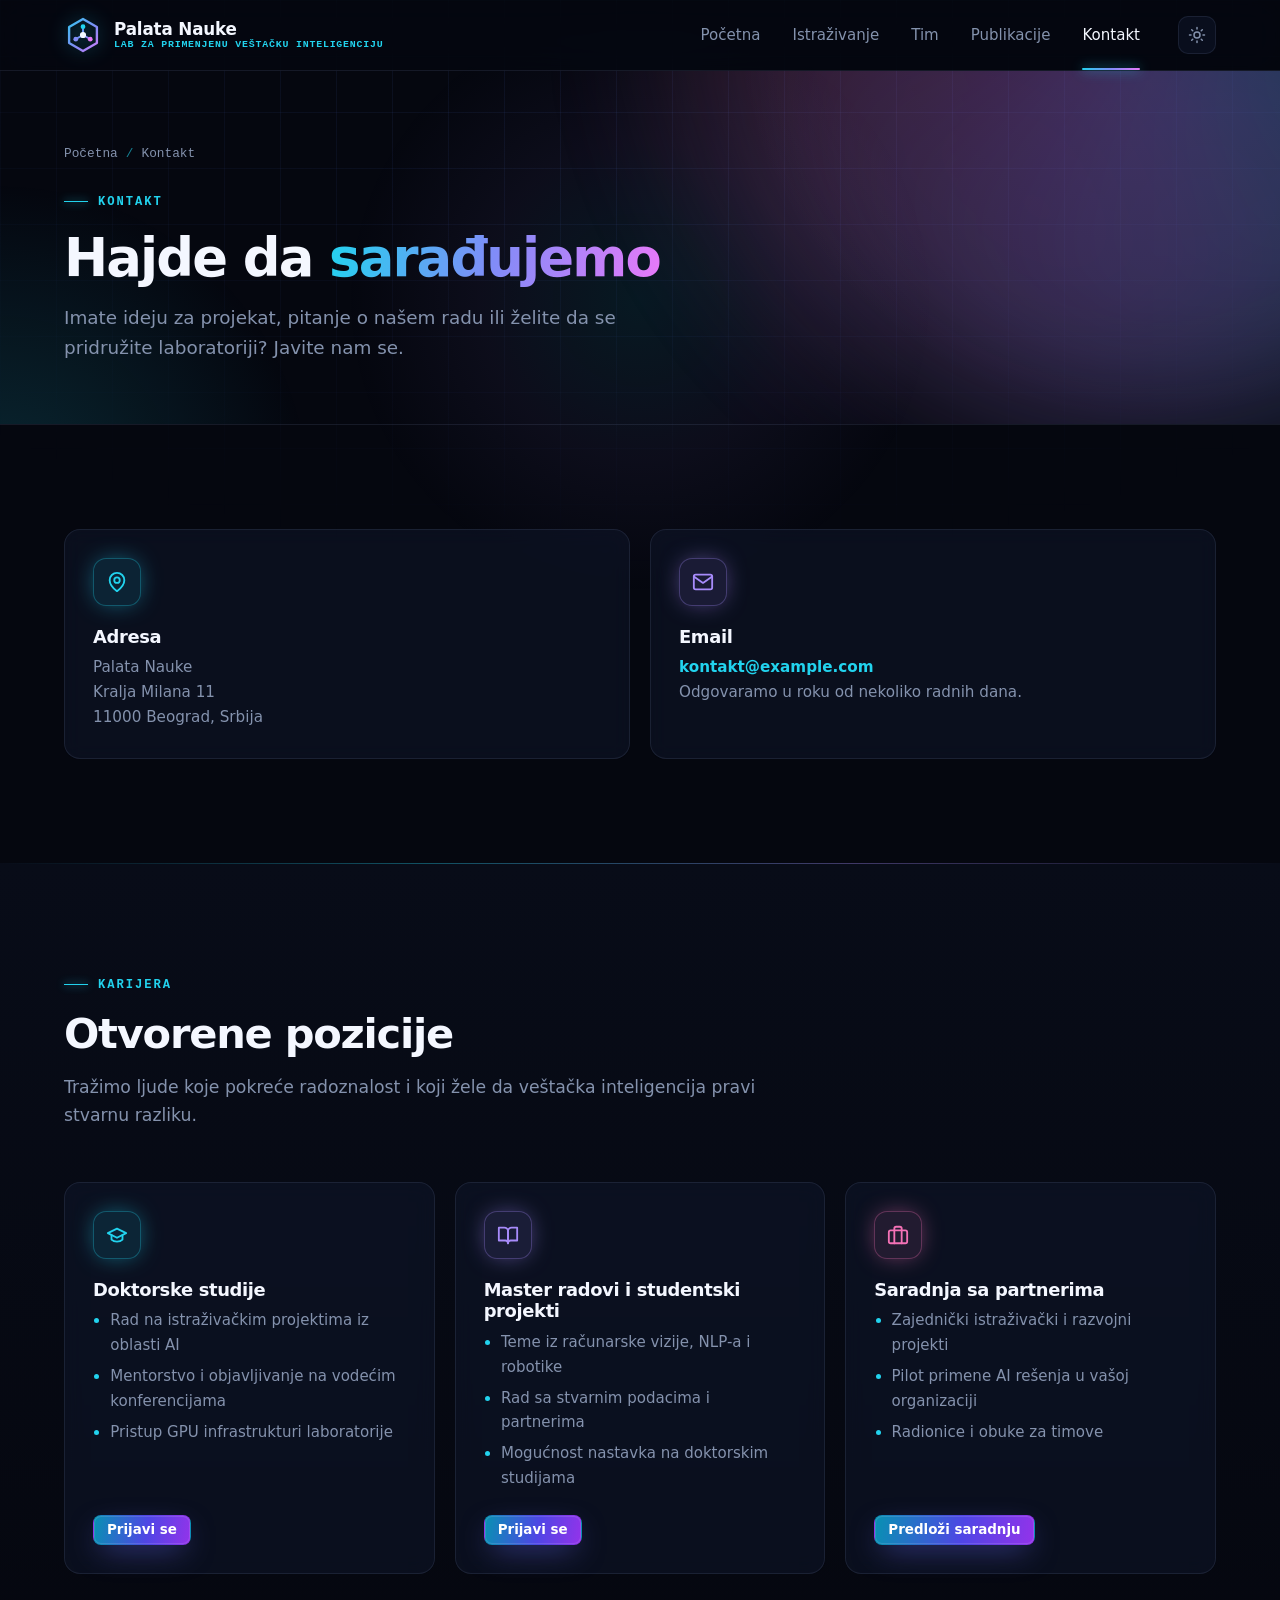
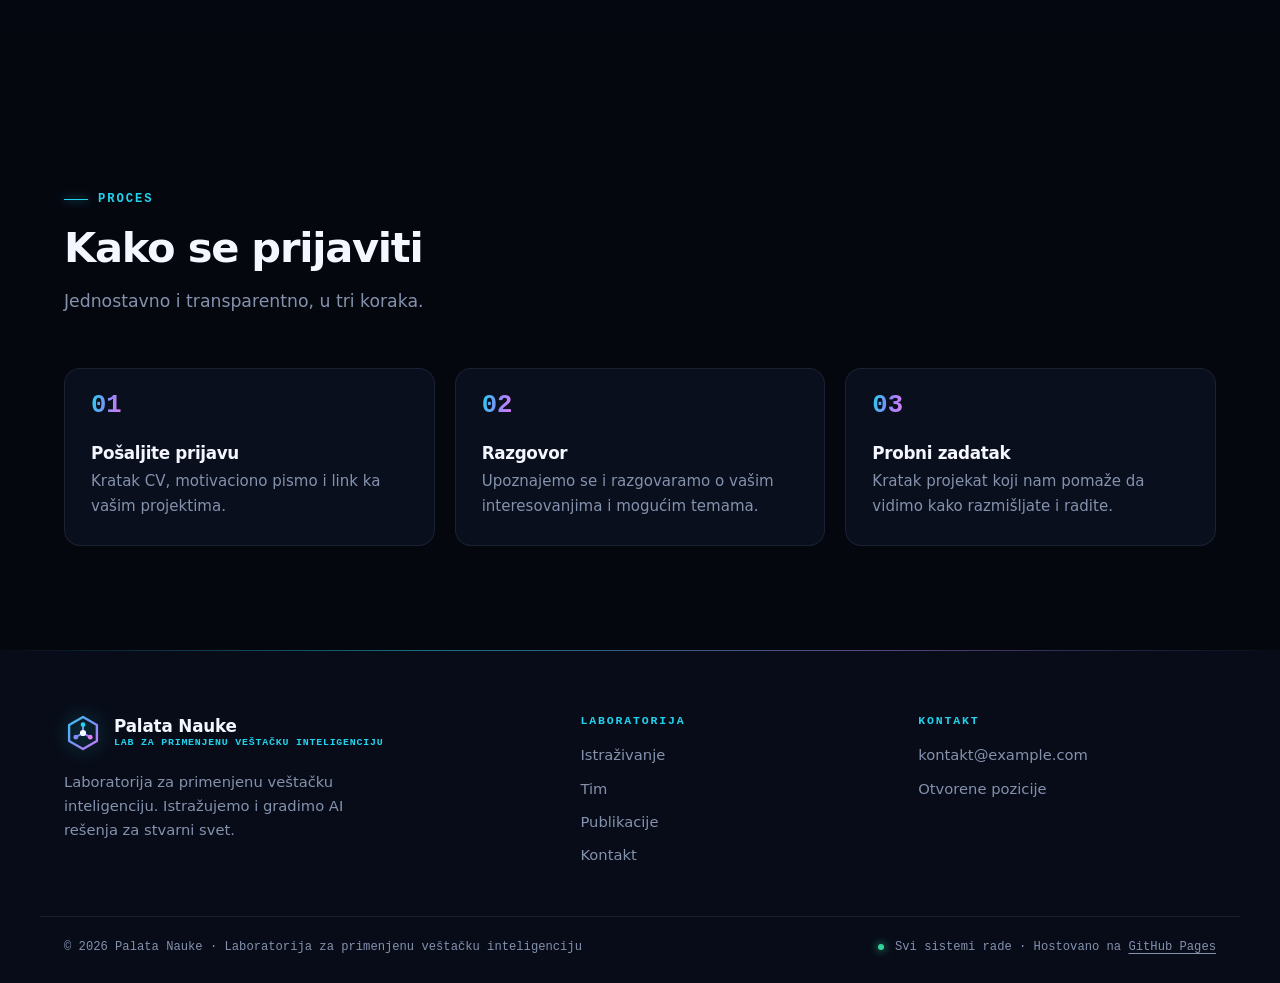
<file: kontakt.html>
<!DOCTYPE html>
<!-- NAPOMENA: adresa i email su primer — zamenite ih pravim podacima. -->
<html lang="sr-Latn">
<head>
  <meta charset="utf-8">
  <meta name="viewport" content="width=device-width, initial-scale=1">
  <title>Kontakt · Palata Nauke · Laboratorija za primenjenu veštačku inteligenciju</title>
  <meta name="description" content="Kontakt i otvorene pozicije u Laboratoriji za primenjenu veštačku inteligenciju Palate Nauke.">
  <meta property="og:title" content="Kontakt · Palata Nauke · Laboratorija za primenjenu veštačku inteligenciju">
  <meta property="og:description" content="Pridružite se laboratoriji ili predložite saradnju.">
  <meta property="og:type" content="website">
  <meta name="theme-color" content="#05070f">
  <link rel="icon" href="assets/favicon.svg" type="image/svg+xml">
  <link rel="stylesheet" href="assets/css/style.css">
  <script>
    (function () {
      var d = document.documentElement, t = null;
      try { t = localStorage.getItem('theme'); } catch (e) {}
      d.setAttribute('data-theme', t === 'light' ? 'light' : 'dark');
      d.classList.add('js');
    })();
  </script>
  <script src="assets/js/main.js" defer></script>
</head>
<body>
  <a class="skip-link" href="#main">Preskoči na sadržaj</a>

  <header class="site-header">
    <div class="container header-inner">
      <a class="brand" href="index.html">
        <svg class="brand-logo" viewBox="0 0 32 32" aria-hidden="true" focusable="false">
          <defs>
            <linearGradient id="logo-grad" x1="0" y1="0" x2="32" y2="32" gradientUnits="userSpaceOnUse">
              <stop offset="0" stop-color="#22d3ee"/>
              <stop offset="0.55" stop-color="#818cf8"/>
              <stop offset="1" stop-color="#e879f9"/>
            </linearGradient>
          </defs>
          <path d="M16 2.5 27.7 9.25v13.5L16 29.5 4.3 22.75V9.25Z" fill="none" stroke="url(#logo-grad)" stroke-width="2" stroke-linejoin="round"/>
          <path d="M16 16V9M16 16l6.1 3.5M16 16l-6.1 3.5" stroke="url(#logo-grad)" stroke-width="1.6" stroke-linecap="round"/>
          <circle cx="16" cy="9" r="2" fill="#22d3ee"/>
          <circle cx="22.1" cy="19.5" r="2" fill="#e879f9"/>
          <circle cx="9.9" cy="19.5" r="2" fill="#818cf8"/>
          <circle cx="16" cy="16" r="2.6" fill="currentColor"/>
        </svg>
        <span class="brand-text"><strong>Palata Nauke</strong><small>Lab za primenjenu veštačku inteligenciju</small></span>
      </a>

      <nav class="site-nav" id="site-nav" aria-label="Glavna navigacija">
        <ul>
          <li><a href="index.html">Početna</a></li>
          <li><a href="istrazivanje.html">Istraživanje</a></li>
          <li><a href="tim.html">Tim</a></li>
          <li><a href="publikacije.html">Publikacije</a></li>
          <li><a href="kontakt.html" aria-current="page">Kontakt</a></li>
        </ul>
      </nav>

      <div class="header-actions">
        <button class="icon-btn theme-toggle" type="button" aria-label="Promeni svetlu ili tamnu temu" title="Promeni temu">
          <svg class="icon icon-sun" viewBox="0 0 24 24" width="18" height="18" fill="none" stroke="currentColor" stroke-width="2" stroke-linecap="round" stroke-linejoin="round" aria-hidden="true" focusable="false"><circle cx="12" cy="12" r="4"/><path d="M12 2v2M12 20v2M4.93 4.93l1.41 1.41M17.66 17.66l1.41 1.41M2 12h2M20 12h2M4.93 19.07l1.41-1.41M17.66 6.34l1.41-1.41"/></svg>
          <svg class="icon icon-moon" viewBox="0 0 24 24" width="18" height="18" fill="none" stroke="currentColor" stroke-width="2" stroke-linecap="round" stroke-linejoin="round" aria-hidden="true" focusable="false"><path d="M21 12.79A9 9 0 1 1 11.21 3 7 7 0 0 0 21 12.79z"/></svg>
        </button>
        <button class="icon-btn nav-toggle" type="button" aria-label="Otvori meni" aria-expanded="false" aria-controls="site-nav">
          <svg class="icon" viewBox="0 0 24 24" width="20" height="20" fill="none" stroke="currentColor" stroke-width="2" stroke-linecap="round" aria-hidden="true" focusable="false"><path d="M3 6h18M3 12h18M3 18h18"/></svg>
        </button>
      </div>
    </div>
  </header>

  <main id="main">
    <section class="page-hero">
      <div class="container">
        <nav class="breadcrumb" aria-label="Putanja">
          <ol>
            <li><a href="index.html">Početna</a></li>
            <li aria-current="page">Kontakt</li>
          </ol>
        </nav>
        <span class="kicker">Kontakt</span>
        <h1>Hajde da <span class="gradient-text">sarađujemo</span></h1>
        <p class="lead">Imate ideju za projekat, pitanje o našem radu ili želite da se pridružite laboratoriji? Javite nam se.</p>
      </div>
    </section>

    <section class="section">
      <div class="container">
        <div class="grid grid-2">
          <article class="card contact-card reveal">
            <span class="icon-box"><svg class="icon" viewBox="0 0 24 24" fill="none" stroke="currentColor" stroke-width="2" stroke-linecap="round" stroke-linejoin="round" aria-hidden="true" focusable="false"><path d="M20 10c0 6-8 12-8 12S4 16 4 10a8 8 0 0 1 16 0Z"/><circle cx="12" cy="10" r="3"/></svg></span>
            <h3>Adresa</h3>
            <p>Palata Nauke<br>Kralja Milana 11<br>11000 Beograd, Srbija</p>
          </article>
          <article class="card contact-card reveal">
            <span class="icon-box violet"><svg class="icon" viewBox="0 0 24 24" fill="none" stroke="currentColor" stroke-width="2" stroke-linecap="round" stroke-linejoin="round" aria-hidden="true" focusable="false"><rect x="2" y="4" width="20" height="16" rx="2"/><path d="m22 6-10 7L2 6"/></svg></span>
            <h3>Email</h3>
            <p><a href="mailto:kontakt@example.com">kontakt@example.com</a><br>Odgovaramo u roku od nekoliko radnih dana.</p>
          </article>
        </div>
      </div>
    </section>

    <section class="section section-alt" id="pozicije">
      <div class="container">
        <div class="section-head reveal">
          <span class="kicker">Karijera</span>
          <h2 class="section-title">Otvorene pozicije</h2>
          <p class="section-lead">Tražimo ljude koje pokreće radoznalost i koji žele da veštačka inteligencija pravi stvarnu razliku.</p>
        </div>
        <div class="grid grid-3">
          <article class="card card-hover position reveal">
            <span class="icon-box"><svg class="icon" viewBox="0 0 24 24" fill="none" stroke="currentColor" stroke-width="2" stroke-linecap="round" stroke-linejoin="round" aria-hidden="true" focusable="false"><path d="M22 10 12 5 2 10l10 5 10-5Z"/><path d="M6 12v5c3 3 9 3 12 0v-5"/></svg></span>
            <h3>Doktorske studije</h3>
            <ul>
              <li>Rad na istraživačkim projektima iz oblasti AI</li>
              <li>Mentorstvo i objavljivanje na vodećim konferencijama</li>
              <li>Pristup GPU infrastrukturi laboratorije</li>
            </ul>
            <a class="btn btn-primary btn-sm" href="mailto:kontakt@example.com?subject=Prijava%20-%20doktorske%20studije">Prijavi se</a>
          </article>
          <article class="card card-hover position reveal">
            <span class="icon-box violet"><svg class="icon" viewBox="0 0 24 24" fill="none" stroke="currentColor" stroke-width="2" stroke-linecap="round" stroke-linejoin="round" aria-hidden="true" focusable="false"><path d="M2 4h6a4 4 0 0 1 4 4v13a3 3 0 0 0-3-3H2Z"/><path d="M22 4h-6a4 4 0 0 0-4 4v13a3 3 0 0 1 3-3h7Z"/></svg></span>
            <h3>Master radovi i studentski projekti</h3>
            <ul>
              <li>Teme iz računarske vizije, NLP-a i robotike</li>
              <li>Rad sa stvarnim podacima i partnerima</li>
              <li>Mogućnost nastavka na doktorskim studijama</li>
            </ul>
            <a class="btn btn-primary btn-sm" href="mailto:kontakt@example.com?subject=Prijava%20-%20master%20i%20studentski%20projekti">Prijavi se</a>
          </article>
          <article class="card card-hover position reveal">
            <span class="icon-box pink"><svg class="icon" viewBox="0 0 24 24" fill="none" stroke="currentColor" stroke-width="2" stroke-linecap="round" stroke-linejoin="round" aria-hidden="true" focusable="false"><rect x="2" y="7" width="20" height="14" rx="2"/><path d="M16 21V5a2 2 0 0 0-2-2h-4a2 2 0 0 0-2 2v16"/></svg></span>
            <h3>Saradnja sa partnerima</h3>
            <ul>
              <li>Zajednički istraživački i razvojni projekti</li>
              <li>Pilot primene AI rešenja u vašoj organizaciji</li>
              <li>Radionice i obuke za timove</li>
            </ul>
            <a class="btn btn-primary btn-sm" href="mailto:kontakt@example.com?subject=Saradnja">Predloži saradnju</a>
          </article>
        </div>
      </div>
    </section>

    <section class="section">
      <div class="container">
        <div class="section-head reveal">
          <span class="kicker">Proces</span>
          <h2 class="section-title">Kako se prijaviti</h2>
          <p class="section-lead">Jednostavno i transparentno, u tri koraka.</p>
        </div>
        <ol class="steps">
          <li class="reveal"><h3>Pošaljite prijavu</h3><p>Kratak CV, motivaciono pismo i link ka vašim projektima.</p></li>
          <li class="reveal"><h3>Razgovor</h3><p>Upoznajemo se i razgovaramo o vašim interesovanjima i mogućim temama.</p></li>
          <li class="reveal"><h3>Probni zadatak</h3><p>Kratak projekat koji nam pomaže da vidimo kako razmišljate i radite.</p></li>
        </ol>
      </div>
    </section>
  </main>

  <footer class="site-footer">
    <div class="container footer-grid">
      <div class="footer-about">
        <a class="brand" href="index.html">
          <svg class="brand-logo" viewBox="0 0 32 32" aria-hidden="true" focusable="false">
            <defs>
              <linearGradient id="logo-grad-f" x1="0" y1="0" x2="32" y2="32" gradientUnits="userSpaceOnUse">
                <stop offset="0" stop-color="#22d3ee"/>
                <stop offset="0.55" stop-color="#818cf8"/>
                <stop offset="1" stop-color="#e879f9"/>
              </linearGradient>
            </defs>
            <path d="M16 2.5 27.7 9.25v13.5L16 29.5 4.3 22.75V9.25Z" fill="none" stroke="url(#logo-grad-f)" stroke-width="2" stroke-linejoin="round"/>
            <path d="M16 16V9M16 16l6.1 3.5M16 16l-6.1 3.5" stroke="url(#logo-grad-f)" stroke-width="1.6" stroke-linecap="round"/>
            <circle cx="16" cy="9" r="2" fill="#22d3ee"/>
            <circle cx="22.1" cy="19.5" r="2" fill="#e879f9"/>
            <circle cx="9.9" cy="19.5" r="2" fill="#818cf8"/>
            <circle cx="16" cy="16" r="2.6" fill="currentColor"/>
          </svg>
          <span class="brand-text"><strong>Palata Nauke</strong><small>Lab za primenjenu veštačku inteligenciju</small></span>
        </a>
        <p>Laboratorija za primenjenu veštačku inteligenciju. Istražujemo i gradimo AI rešenja za stvarni svet.</p>
      </div>
      <div>
        <h2>Laboratorija</h2>
        <ul>
          <li><a href="istrazivanje.html">Istraživanje</a></li>
          <li><a href="tim.html">Tim</a></li>
          <li><a href="publikacije.html">Publikacije</a></li>
          <li><a href="kontakt.html">Kontakt</a></li>
        </ul>
      </div>
      <div>
        <h2>Kontakt</h2>
        <ul>
          <li><a href="mailto:kontakt@example.com">kontakt@example.com</a></li>
          <li><a href="kontakt.html#pozicije">Otvorene pozicije</a></li>
        </ul>
      </div>
    </div>
    <div class="container footer-bottom">
      <p>© <span data-current-year>2026</span> Palata Nauke · Laboratorija za primenjenu veštačku inteligenciju</p>
      <p><span class="live-dot"></span> Svi sistemi rade · Hostovano na <a href="https://pages.github.com/">GitHub Pages</a></p>
    </div>
  </footer>
</body>
</html>
</file>
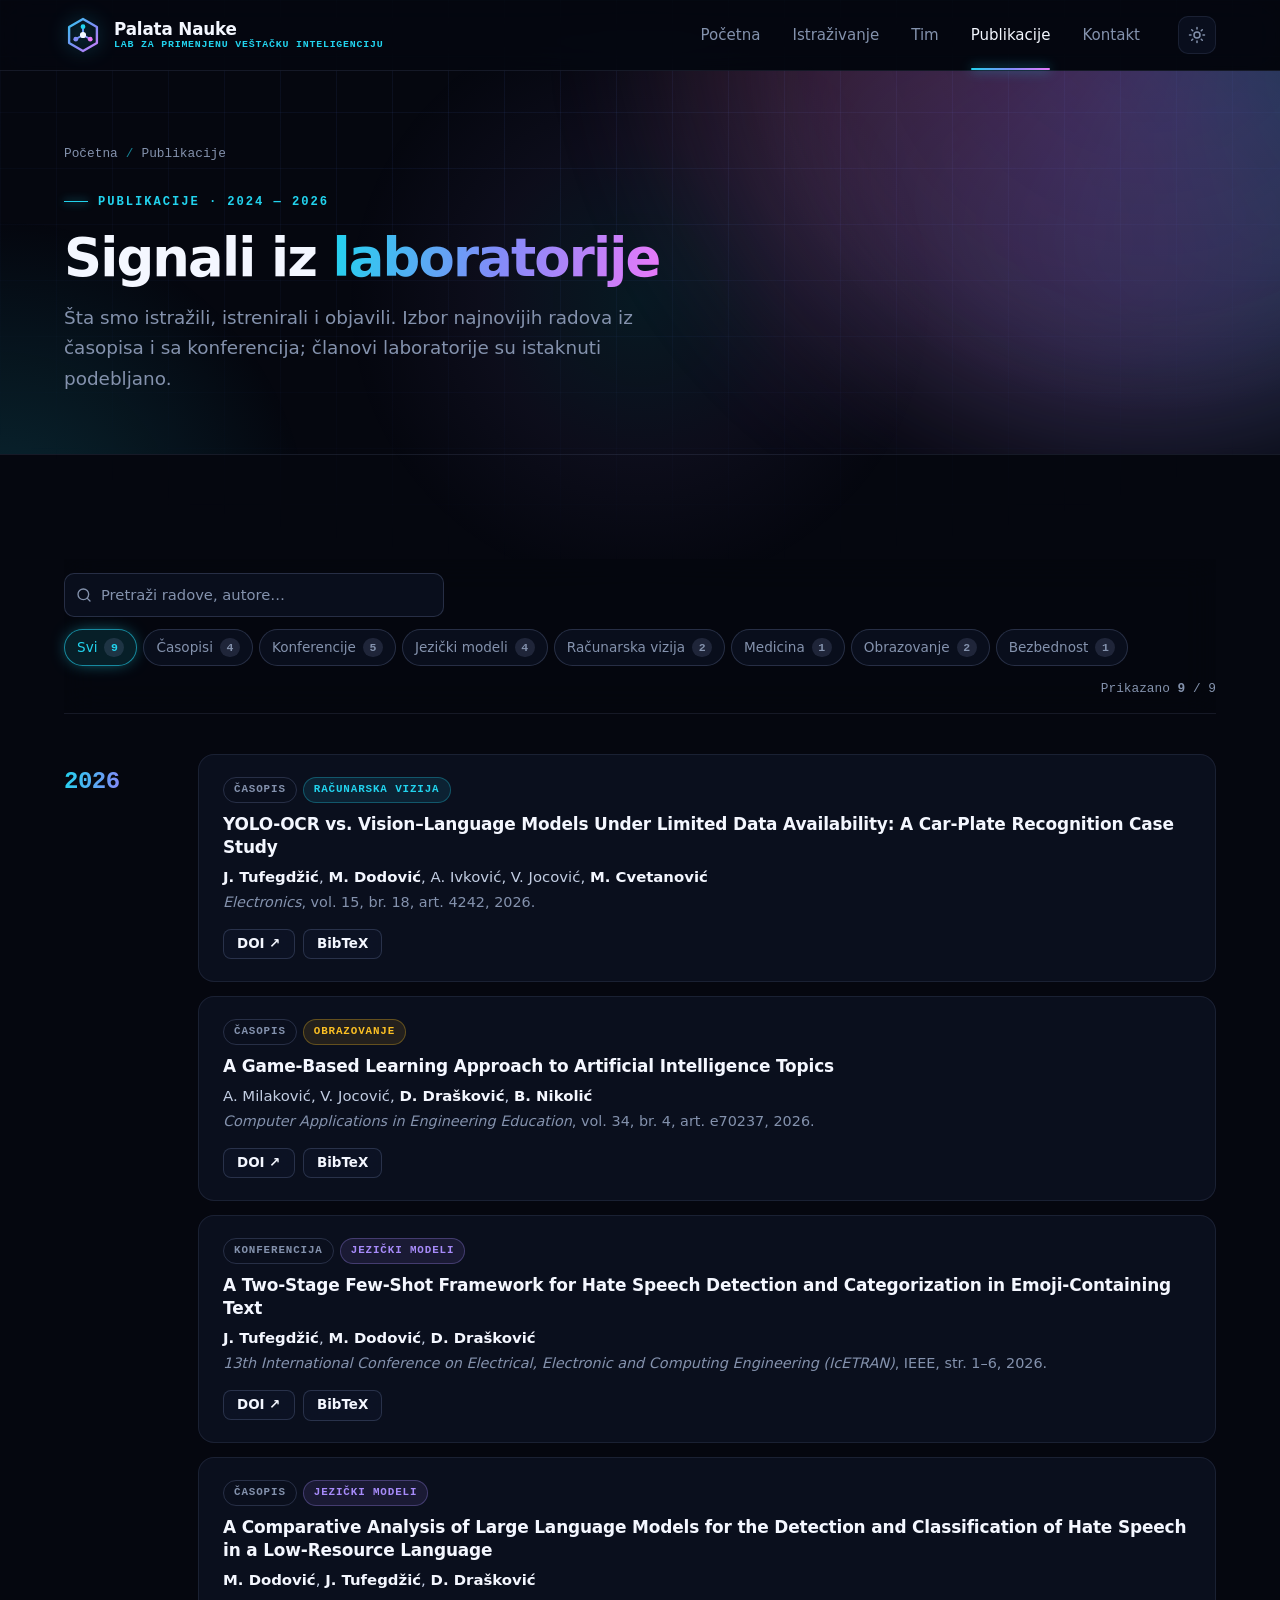
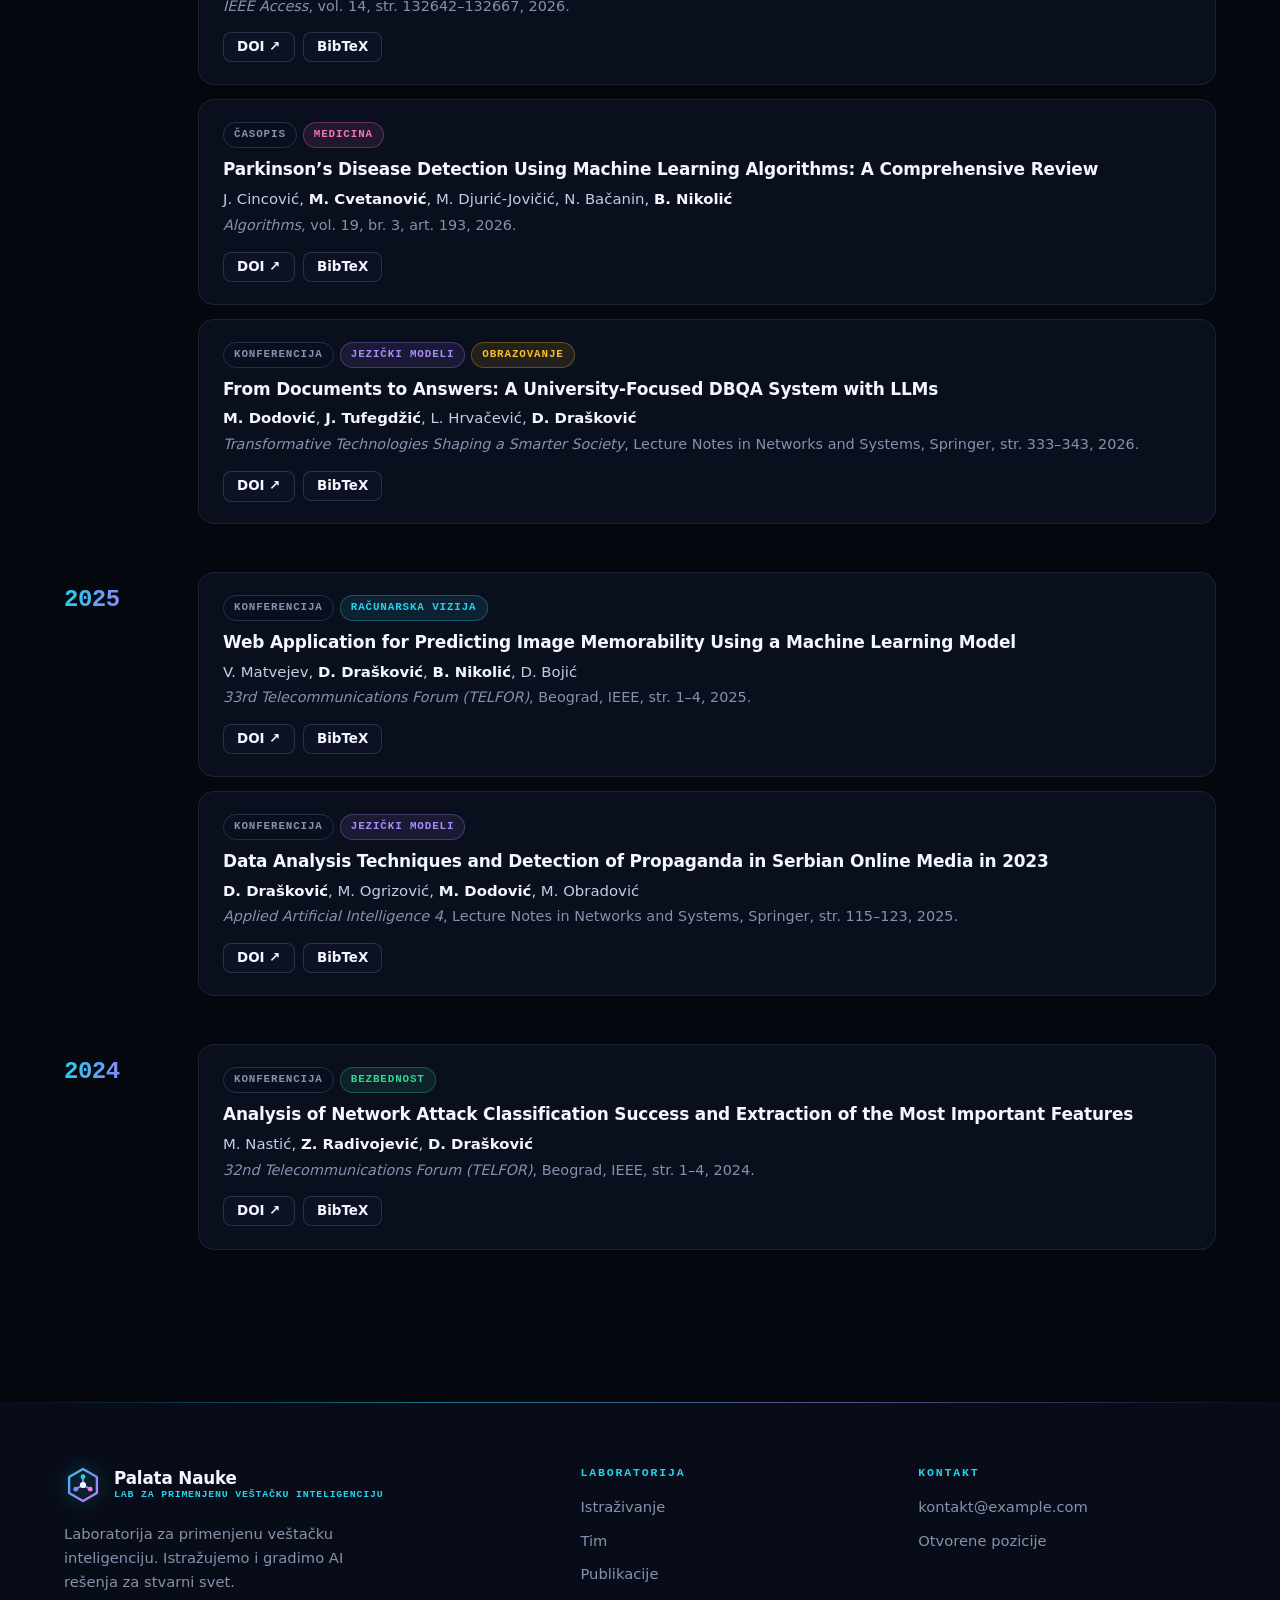
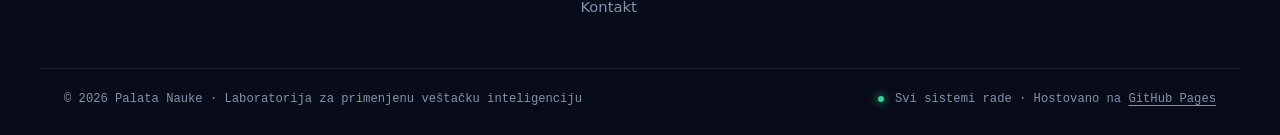
<file: publikacije.html>
<!DOCTYPE html>
<!-- Radovi su preuzeti iz Crossref/OpenAlex baza (DOI metapodaci), od 2024. naviše.
     Novi rad: kopirajte jedan <li class="pub">…</li> blok. U data-type upišite tip
     (casopis | konferencija) i teme odvojene razmakom (nlp, vid, medicina,
     obrazovanje, bezbednost). BibTeX bloku dajte jedinstven id (isti i u aria-controls). -->
<html lang="sr-Latn">
<head>
  <meta charset="utf-8">
  <meta name="viewport" content="width=device-width, initial-scale=1">
  <title>Signali iz laboratorije · Publikacije · Palata Nauke · Laboratorija za primenjenu veštačku inteligenciju</title>
  <meta name="description" content="Najnoviji radovi Laboratorije za primenjenu veštačku inteligenciju Palate Nauke: časopisi i konferencije od 2024. godine.">
  <meta property="og:title" content="Signali iz laboratorije · Palata Nauke · Laboratorija za primenjenu veštačku inteligenciju">
  <meta property="og:description" content="Jezički modeli, računarska vizija, AI u medicini, obrazovanju i bezbednosti: radovi od 2024. godine.">
  <meta property="og:type" content="website">
  <meta name="theme-color" content="#05070f">
  <link rel="icon" href="assets/favicon.svg" type="image/svg+xml">
  <link rel="stylesheet" href="assets/css/style.css">
  <script>
    (function () {
      var d = document.documentElement, t = null;
      try { t = localStorage.getItem('theme'); } catch (e) {}
      d.setAttribute('data-theme', t === 'light' ? 'light' : 'dark');
      d.classList.add('js');
    })();
  </script>
  <script src="assets/js/main.js" defer></script>
</head>
<body>
  <a class="skip-link" href="#main">Preskoči na sadržaj</a>

  <header class="site-header">
    <div class="container header-inner">
      <a class="brand" href="index.html">
        <svg class="brand-logo" viewBox="0 0 32 32" aria-hidden="true" focusable="false">
          <defs>
            <linearGradient id="logo-grad" x1="0" y1="0" x2="32" y2="32" gradientUnits="userSpaceOnUse">
              <stop offset="0" stop-color="#22d3ee"/>
              <stop offset="0.55" stop-color="#818cf8"/>
              <stop offset="1" stop-color="#e879f9"/>
            </linearGradient>
          </defs>
          <path d="M16 2.5 27.7 9.25v13.5L16 29.5 4.3 22.75V9.25Z" fill="none" stroke="url(#logo-grad)" stroke-width="2" stroke-linejoin="round"/>
          <path d="M16 16V9M16 16l6.1 3.5M16 16l-6.1 3.5" stroke="url(#logo-grad)" stroke-width="1.6" stroke-linecap="round"/>
          <circle cx="16" cy="9" r="2" fill="#22d3ee"/>
          <circle cx="22.1" cy="19.5" r="2" fill="#e879f9"/>
          <circle cx="9.9" cy="19.5" r="2" fill="#818cf8"/>
          <circle cx="16" cy="16" r="2.6" fill="currentColor"/>
        </svg>
        <span class="brand-text"><strong>Palata Nauke</strong><small>Lab za primenjenu veštačku inteligenciju</small></span>
      </a>

      <nav class="site-nav" id="site-nav" aria-label="Glavna navigacija">
        <ul>
          <li><a href="index.html">Početna</a></li>
          <li><a href="istrazivanje.html">Istraživanje</a></li>
          <li><a href="tim.html">Tim</a></li>
          <li><a href="publikacije.html" aria-current="page">Publikacije</a></li>
          <li><a href="kontakt.html">Kontakt</a></li>
        </ul>
      </nav>

      <div class="header-actions">
        <button class="icon-btn theme-toggle" type="button" aria-label="Promeni svetlu ili tamnu temu" title="Promeni temu">
          <svg class="icon icon-sun" viewBox="0 0 24 24" width="18" height="18" fill="none" stroke="currentColor" stroke-width="2" stroke-linecap="round" stroke-linejoin="round" aria-hidden="true" focusable="false"><circle cx="12" cy="12" r="4"/><path d="M12 2v2M12 20v2M4.93 4.93l1.41 1.41M17.66 17.66l1.41 1.41M2 12h2M20 12h2M4.93 19.07l1.41-1.41M17.66 6.34l1.41-1.41"/></svg>
          <svg class="icon icon-moon" viewBox="0 0 24 24" width="18" height="18" fill="none" stroke="currentColor" stroke-width="2" stroke-linecap="round" stroke-linejoin="round" aria-hidden="true" focusable="false"><path d="M21 12.79A9 9 0 1 1 11.21 3 7 7 0 0 0 21 12.79z"/></svg>
        </button>
        <button class="icon-btn nav-toggle" type="button" aria-label="Otvori meni" aria-expanded="false" aria-controls="site-nav">
          <svg class="icon" viewBox="0 0 24 24" width="20" height="20" fill="none" stroke="currentColor" stroke-width="2" stroke-linecap="round" aria-hidden="true" focusable="false"><path d="M3 6h18M3 12h18M3 18h18"/></svg>
        </button>
      </div>
    </div>
  </header>

  <main id="main">
    <section class="page-hero">
      <div class="container">
        <nav class="breadcrumb" aria-label="Putanja">
          <ol>
            <li><a href="index.html">Početna</a></li>
            <li aria-current="page">Publikacije</li>
          </ol>
        </nav>
        <span class="kicker">Publikacije · 2024 — 2026</span>
        <h1>Signali iz <span class="gradient-text">laboratorije</span></h1>
        <p class="lead">Šta smo istražili, istrenirali i objavili. Izbor najnovijih radova iz časopisa i sa konferencija; članovi laboratorije su istaknuti podebljano.</p>
      </div>
    </section>

    <section class="section" data-publications>
      <div class="container">
        <div class="pub-toolbar js-only">
          <div class="search">
            <label class="visually-hidden" for="pub-search">Pretraži publikacije</label>
            <svg class="icon" viewBox="0 0 24 24" fill="none" stroke="currentColor" stroke-width="2" stroke-linecap="round" stroke-linejoin="round" aria-hidden="true" focusable="false"><circle cx="11" cy="11" r="8"/><path d="m21 21-4.35-4.35"/></svg>
            <input id="pub-search" type="search" placeholder="Pretraži radove, autore…" autocomplete="off" data-pub-search>
          </div>
          <div class="chips" role="group" aria-label="Filtriraj po tipu ili temi">
            <button class="chip" type="button" data-pub-filter="all" aria-pressed="true">Svi <span class="chip-count"></span></button>
            <button class="chip" type="button" data-pub-filter="casopis" aria-pressed="false">Časopisi <span class="chip-count"></span></button>
            <button class="chip" type="button" data-pub-filter="konferencija" aria-pressed="false">Konferencije <span class="chip-count"></span></button>
            <button class="chip" type="button" data-pub-filter="nlp" aria-pressed="false">Jezički modeli <span class="chip-count"></span></button>
            <button class="chip" type="button" data-pub-filter="vid" aria-pressed="false">Računarska vizija <span class="chip-count"></span></button>
            <button class="chip" type="button" data-pub-filter="medicina" aria-pressed="false">Medicina <span class="chip-count"></span></button>
            <button class="chip" type="button" data-pub-filter="obrazovanje" aria-pressed="false">Obrazovanje <span class="chip-count"></span></button>
            <button class="chip" type="button" data-pub-filter="bezbednost" aria-pressed="false">Bezbednost <span class="chip-count"></span></button>
          </div>
          <p class="pub-count" aria-live="polite">Prikazano <strong data-pub-count>9</strong> / <span data-pub-total>9</span></p>
        </div>

        <!-- ===== 2026 ===== -->
        <section class="pub-year" aria-labelledby="g2026">
          <h2 id="g2026">2026</h2>
          <ol class="pub-list">
            <li class="pub" data-type="casopis vid">
              <div class="pub-badges"><span class="badge badge-outline">Časopis</span><span class="badge">Računarska vizija</span></div>
              <h3 class="pub-title">YOLO-OCR vs. Vision–Language Models Under Limited Data Availability: A Car-Plate Recognition Case Study</h3>
              <p class="pub-authors"><strong>J. Tufegdžić</strong>, <strong>M. Dodović</strong>, A. Ivković, V. Jocović, <strong>M. Cvetanović</strong></p>
              <p class="pub-venue"><em>Electronics</em>, vol. 15, br. 18, art. 4242, 2026.</p>
              <div class="pub-actions">
                <a class="btn btn-ghost btn-sm" href="https://doi.org/10.3390/electronics15184242">DOI ↗</a>
                <button class="btn btn-ghost btn-sm js-only" type="button" data-bibtex-toggle aria-expanded="false" aria-controls="bib-1">BibTeX</button>
              </div>
              <div class="bibtex" id="bib-1" hidden>
                <button class="btn btn-ghost btn-sm copy-btn" type="button" data-copy>Kopiraj</button>
                <pre><code>@article{tufegdzic2026yolo,
  title   = {{YOLO-OCR} vs. Vision--Language Models Under Limited Data Availability: A Car-Plate Recognition Case Study},
  author  = {Tufegdžić, Janko and Dodović, Matija and Ivković, Ana and Jocović, Vladimir and Cvetanović, Miloš},
  journal = {Electronics},
  volume  = {15},
  number  = {18},
  pages   = {4242},
  year    = {2026},
  doi     = {10.3390/electronics15184242}
}</code></pre>
              </div>
            </li>
            <li class="pub" data-type="casopis obrazovanje">
              <div class="pub-badges"><span class="badge badge-outline">Časopis</span><span class="badge amber">Obrazovanje</span></div>
              <h3 class="pub-title">A Game-Based Learning Approach to Artificial Intelligence Topics</h3>
              <p class="pub-authors">A. Milaković, V. Jocović, <strong>D. Drašković</strong>, <strong>B. Nikolić</strong></p>
              <p class="pub-venue"><em>Computer Applications in Engineering Education</em>, vol. 34, br. 4, art. e70237, 2026.</p>
              <div class="pub-actions">
                <a class="btn btn-ghost btn-sm" href="https://doi.org/10.1002/cae.70237">DOI ↗</a>
                <button class="btn btn-ghost btn-sm js-only" type="button" data-bibtex-toggle aria-expanded="false" aria-controls="bib-2">BibTeX</button>
              </div>
              <div class="bibtex" id="bib-2" hidden>
                <button class="btn btn-ghost btn-sm copy-btn" type="button" data-copy>Kopiraj</button>
                <pre><code>@article{milakovic2026game,
  title   = {A Game-Based Learning Approach to Artificial Intelligence Topics},
  author  = {Milaković, Adrian and Jocović, Vladimir and Drašković, Dražen and Nikolić, Boško},
  journal = {Computer Applications in Engineering Education},
  volume  = {34},
  number  = {4},
  pages   = {e70237},
  year    = {2026},
  doi     = {10.1002/cae.70237}
}</code></pre>
              </div>
            </li>
            <li class="pub" data-type="konferencija nlp">
              <div class="pub-badges"><span class="badge badge-outline">Konferencija</span><span class="badge violet">Jezički modeli</span></div>
              <h3 class="pub-title">A Two-Stage Few-Shot Framework for Hate Speech Detection and Categorization in Emoji-Containing Text</h3>
              <p class="pub-authors"><strong>J. Tufegdžić</strong>, <strong>M. Dodović</strong>, <strong>D. Drašković</strong></p>
              <p class="pub-venue"><em>13th International Conference on Electrical, Electronic and Computing Engineering (IcETRAN)</em>, IEEE, str. 1–6, 2026.</p>
              <div class="pub-actions">
                <a class="btn btn-ghost btn-sm" href="https://doi.org/10.1109/icetran71739.2026.11727828">DOI ↗</a>
                <button class="btn btn-ghost btn-sm js-only" type="button" data-bibtex-toggle aria-expanded="false" aria-controls="bib-3">BibTeX</button>
              </div>
              <div class="bibtex" id="bib-3" hidden>
                <button class="btn btn-ghost btn-sm copy-btn" type="button" data-copy>Kopiraj</button>
                <pre><code>@inproceedings{tufegdzic2026fewshot,
  title     = {A Two-Stage Few-Shot Framework for Hate Speech Detection and Categorization in Emoji-Containing Text},
  author    = {Tufegdžić, Janko and Dodović, Matija and Drašković, Dražen},
  booktitle = {2026 13th International Conference on Electrical, Electronic and Computing Engineering (IcETRAN)},
  pages     = {1--6},
  year      = {2026},
  publisher = {IEEE},
  doi       = {10.1109/icetran71739.2026.11727828}
}</code></pre>
              </div>
            </li>
            <li class="pub" data-type="casopis nlp">
              <div class="pub-badges"><span class="badge badge-outline">Časopis</span><span class="badge violet">Jezički modeli</span></div>
              <h3 class="pub-title">A Comparative Analysis of Large Language Models for the Detection and Classification of Hate Speech in a Low-Resource Language</h3>
              <p class="pub-authors"><strong>M. Dodović</strong>, <strong>J. Tufegdžić</strong>, <strong>D. Drašković</strong></p>
              <p class="pub-venue"><em>IEEE Access</em>, vol. 14, str. 132642–132667, 2026.</p>
              <div class="pub-actions">
                <a class="btn btn-ghost btn-sm" href="https://doi.org/10.1109/access.2026.3726865">DOI ↗</a>
                <button class="btn btn-ghost btn-sm js-only" type="button" data-bibtex-toggle aria-expanded="false" aria-controls="bib-4">BibTeX</button>
              </div>
              <div class="bibtex" id="bib-4" hidden>
                <button class="btn btn-ghost btn-sm copy-btn" type="button" data-copy>Kopiraj</button>
                <pre><code>@article{dodovic2026hate,
  title   = {A Comparative Analysis of Large Language Models for the Detection and Classification of Hate Speech in a Low-Resource Language},
  author  = {Dodović, Matija and Tufegdžić, Janko and Drašković, Dražen},
  journal = {IEEE Access},
  volume  = {14},
  pages   = {132642--132667},
  year    = {2026},
  doi     = {10.1109/access.2026.3726865}
}</code></pre>
              </div>
            </li>
            <li class="pub" data-type="casopis medicina">
              <div class="pub-badges"><span class="badge badge-outline">Časopis</span><span class="badge pink">Medicina</span></div>
              <h3 class="pub-title">Parkinson’s Disease Detection Using Machine Learning Algorithms: A Comprehensive Review</h3>
              <p class="pub-authors">J. Cincović, <strong>M. Cvetanović</strong>, M. Djurić-Jovičić, N. Bačanin, <strong>B. Nikolić</strong></p>
              <p class="pub-venue"><em>Algorithms</em>, vol. 19, br. 3, art. 193, 2026.</p>
              <div class="pub-actions">
                <a class="btn btn-ghost btn-sm" href="https://doi.org/10.3390/a19030193">DOI ↗</a>
                <button class="btn btn-ghost btn-sm js-only" type="button" data-bibtex-toggle aria-expanded="false" aria-controls="bib-5">BibTeX</button>
              </div>
              <div class="bibtex" id="bib-5" hidden>
                <button class="btn btn-ghost btn-sm copy-btn" type="button" data-copy>Kopiraj</button>
                <pre><code>@article{cincovic2026parkinson,
  title   = {Parkinson's Disease Detection Using Machine Learning Algorithms: A Comprehensive Review},
  author  = {Cincović, Jelica and Cvetanović, Miloš and Djurić-Jovičić, Milica and Bačanin, Nebojša and Nikolić, Boško},
  journal = {Algorithms},
  volume  = {19},
  number  = {3},
  pages   = {193},
  year    = {2026},
  doi     = {10.3390/a19030193}
}</code></pre>
              </div>
            </li>
            <li class="pub" data-type="konferencija nlp obrazovanje">
              <div class="pub-badges"><span class="badge badge-outline">Konferencija</span><span class="badge violet">Jezički modeli</span><span class="badge amber">Obrazovanje</span></div>
              <h3 class="pub-title">From Documents to Answers: A University-Focused DBQA System with LLMs</h3>
              <p class="pub-authors"><strong>M. Dodović</strong>, <strong>J. Tufegdžić</strong>, L. Hrvačević, <strong>D. Drašković</strong></p>
              <p class="pub-venue"><em>Transformative Technologies Shaping a Smarter Society</em>, Lecture Notes in Networks and Systems, Springer, str. 333–343, 2026.</p>
              <div class="pub-actions">
                <a class="btn btn-ghost btn-sm" href="https://doi.org/10.1007/978-3-032-04890-5_25">DOI ↗</a>
                <button class="btn btn-ghost btn-sm js-only" type="button" data-bibtex-toggle aria-expanded="false" aria-controls="bib-6">BibTeX</button>
              </div>
              <div class="bibtex" id="bib-6" hidden>
                <button class="btn btn-ghost btn-sm copy-btn" type="button" data-copy>Kopiraj</button>
                <pre><code>@inproceedings{dodovic2026dbqa,
  title     = {From Documents to Answers: A University-Focused {DBQA} System with {LLMs}},
  author    = {Dodović, Matija and Tufegdžić, Janko and Hrvačević, Luka and Drašković, Dražen},
  booktitle = {Transformative Technologies Shaping a Smarter Society},
  series    = {Lecture Notes in Networks and Systems},
  pages     = {333--343},
  year      = {2026},
  publisher = {Springer},
  doi       = {10.1007/978-3-032-04890-5_25}
}</code></pre>
              </div>
            </li>
          </ol>
        </section>

        <!-- ===== 2025 ===== -->
        <section class="pub-year" aria-labelledby="g2025">
          <h2 id="g2025">2025</h2>
          <ol class="pub-list">
            <li class="pub" data-type="konferencija vid">
              <div class="pub-badges"><span class="badge badge-outline">Konferencija</span><span class="badge">Računarska vizija</span></div>
              <h3 class="pub-title">Web Application for Predicting Image Memorability Using a Machine Learning Model</h3>
              <p class="pub-authors">V. Matvejev, <strong>D. Drašković</strong>, <strong>B. Nikolić</strong>, D. Bojić</p>
              <p class="pub-venue"><em>33rd Telecommunications Forum (TELFOR)</em>, Beograd, IEEE, str. 1–4, 2025.</p>
              <div class="pub-actions">
                <a class="btn btn-ghost btn-sm" href="https://doi.org/10.1109/telfor67910.2025.11314318">DOI ↗</a>
                <button class="btn btn-ghost btn-sm js-only" type="button" data-bibtex-toggle aria-expanded="false" aria-controls="bib-7">BibTeX</button>
              </div>
              <div class="bibtex" id="bib-7" hidden>
                <button class="btn btn-ghost btn-sm copy-btn" type="button" data-copy>Kopiraj</button>
                <pre><code>@inproceedings{matvejev2025memorability,
  title     = {Web Application for Predicting Image Memorability Using a Machine Learning Model},
  author    = {Matvejev, Valerijan and Drašković, Dražen and Nikolić, Boško and Bojić, Dragan},
  booktitle = {2025 33rd Telecommunications Forum (TELFOR)},
  pages     = {1--4},
  year      = {2025},
  publisher = {IEEE},
  doi       = {10.1109/telfor67910.2025.11314318}
}</code></pre>
              </div>
            </li>
            <li class="pub" data-type="konferencija nlp">
              <div class="pub-badges"><span class="badge badge-outline">Konferencija</span><span class="badge violet">Jezički modeli</span></div>
              <h3 class="pub-title">Data Analysis Techniques and Detection of Propaganda in Serbian Online Media in 2023</h3>
              <p class="pub-authors"><strong>D. Drašković</strong>, M. Ogrizović, <strong>M. Dodović</strong>, M. Obradović</p>
              <p class="pub-venue"><em>Applied Artificial Intelligence 4</em>, Lecture Notes in Networks and Systems, Springer, str. 115–123, 2025.</p>
              <div class="pub-actions">
                <a class="btn btn-ghost btn-sm" href="https://doi.org/10.1007/978-3-031-99201-8_12">DOI ↗</a>
                <button class="btn btn-ghost btn-sm js-only" type="button" data-bibtex-toggle aria-expanded="false" aria-controls="bib-8">BibTeX</button>
              </div>
              <div class="bibtex" id="bib-8" hidden>
                <button class="btn btn-ghost btn-sm copy-btn" type="button" data-copy>Kopiraj</button>
                <pre><code>@inproceedings{draskovic2025propaganda,
  title     = {Data Analysis Techniques and Detection of Propaganda in Serbian Online Media in 2023},
  author    = {Drašković, Dražen and Ogrizović, Mihajlo and Dodović, Matija and Obradović, Miloš},
  booktitle = {Applied Artificial Intelligence 4: Medicine, Biology, Chemistry, Financial, Games, Engineering},
  series    = {Lecture Notes in Networks and Systems},
  pages     = {115--123},
  year      = {2025},
  publisher = {Springer},
  doi       = {10.1007/978-3-031-99201-8_12}
}</code></pre>
              </div>
            </li>
          </ol>
        </section>

        <!-- ===== 2024 ===== -->
        <section class="pub-year" aria-labelledby="g2024">
          <h2 id="g2024">2024</h2>
          <ol class="pub-list">
            <li class="pub" data-type="konferencija bezbednost">
              <div class="pub-badges"><span class="badge badge-outline">Konferencija</span><span class="badge green">Bezbednost</span></div>
              <h3 class="pub-title">Analysis of Network Attack Classification Success and Extraction of the Most Important Features</h3>
              <p class="pub-authors">M. Nastić, <strong>Z. Radivojević</strong>, <strong>D. Drašković</strong></p>
              <p class="pub-venue"><em>32nd Telecommunications Forum (TELFOR)</em>, Beograd, IEEE, str. 1–4, 2024.</p>
              <div class="pub-actions">
                <a class="btn btn-ghost btn-sm" href="https://doi.org/10.1109/telfor63250.2024.10819062">DOI ↗</a>
                <button class="btn btn-ghost btn-sm js-only" type="button" data-bibtex-toggle aria-expanded="false" aria-controls="bib-9">BibTeX</button>
              </div>
              <div class="bibtex" id="bib-9" hidden>
                <button class="btn btn-ghost btn-sm copy-btn" type="button" data-copy>Kopiraj</button>
                <pre><code>@inproceedings{nastic2024attacks,
  title     = {Analysis of Network Attack Classification Success and Extraction of the Most Important Features},
  author    = {Nastić, Miloš and Radivojević, Zaharije and Drašković, Dražen},
  booktitle = {2024 32nd Telecommunications Forum (TELFOR)},
  pages     = {1--4},
  year      = {2024},
  publisher = {IEEE},
  doi       = {10.1109/telfor63250.2024.10819062}
}</code></pre>
              </div>
            </li>
          </ol>
        </section>

        <p class="pub-empty" data-pub-empty hidden>Nijedan rad ne odgovara pretrazi. Pokušajte sa drugim pojmom ili filterom.</p>
      </div>
    </section>
  </main>

  <footer class="site-footer">
    <div class="container footer-grid">
      <div class="footer-about">
        <a class="brand" href="index.html">
          <svg class="brand-logo" viewBox="0 0 32 32" aria-hidden="true" focusable="false">
            <defs>
              <linearGradient id="logo-grad-f" x1="0" y1="0" x2="32" y2="32" gradientUnits="userSpaceOnUse">
                <stop offset="0" stop-color="#22d3ee"/>
                <stop offset="0.55" stop-color="#818cf8"/>
                <stop offset="1" stop-color="#e879f9"/>
              </linearGradient>
            </defs>
            <path d="M16 2.5 27.7 9.25v13.5L16 29.5 4.3 22.75V9.25Z" fill="none" stroke="url(#logo-grad-f)" stroke-width="2" stroke-linejoin="round"/>
            <path d="M16 16V9M16 16l6.1 3.5M16 16l-6.1 3.5" stroke="url(#logo-grad-f)" stroke-width="1.6" stroke-linecap="round"/>
            <circle cx="16" cy="9" r="2" fill="#22d3ee"/>
            <circle cx="22.1" cy="19.5" r="2" fill="#e879f9"/>
            <circle cx="9.9" cy="19.5" r="2" fill="#818cf8"/>
            <circle cx="16" cy="16" r="2.6" fill="currentColor"/>
          </svg>
          <span class="brand-text"><strong>Palata Nauke</strong><small>Lab za primenjenu veštačku inteligenciju</small></span>
        </a>
        <p>Laboratorija za primenjenu veštačku inteligenciju. Istražujemo i gradimo AI rešenja za stvarni svet.</p>
      </div>
      <div>
        <h2>Laboratorija</h2>
        <ul>
          <li><a href="istrazivanje.html">Istraživanje</a></li>
          <li><a href="tim.html">Tim</a></li>
          <li><a href="publikacije.html">Publikacije</a></li>
          <li><a href="kontakt.html">Kontakt</a></li>
        </ul>
      </div>
      <div>
        <h2>Kontakt</h2>
        <ul>
          <li><a href="mailto:kontakt@example.com">kontakt@example.com</a></li>
          <li><a href="kontakt.html#pozicije">Otvorene pozicije</a></li>
        </ul>
      </div>
    </div>
    <div class="container footer-bottom">
      <p>© <span data-current-year>2026</span> Palata Nauke · Laboratorija za primenjenu veštačku inteligenciju</p>
      <p><span class="live-dot"></span> Svi sistemi rade · Hostovano na <a href="https://pages.github.com/">GitHub Pages</a></p>
    </div>
  </footer>
</body>
</html>
</file>
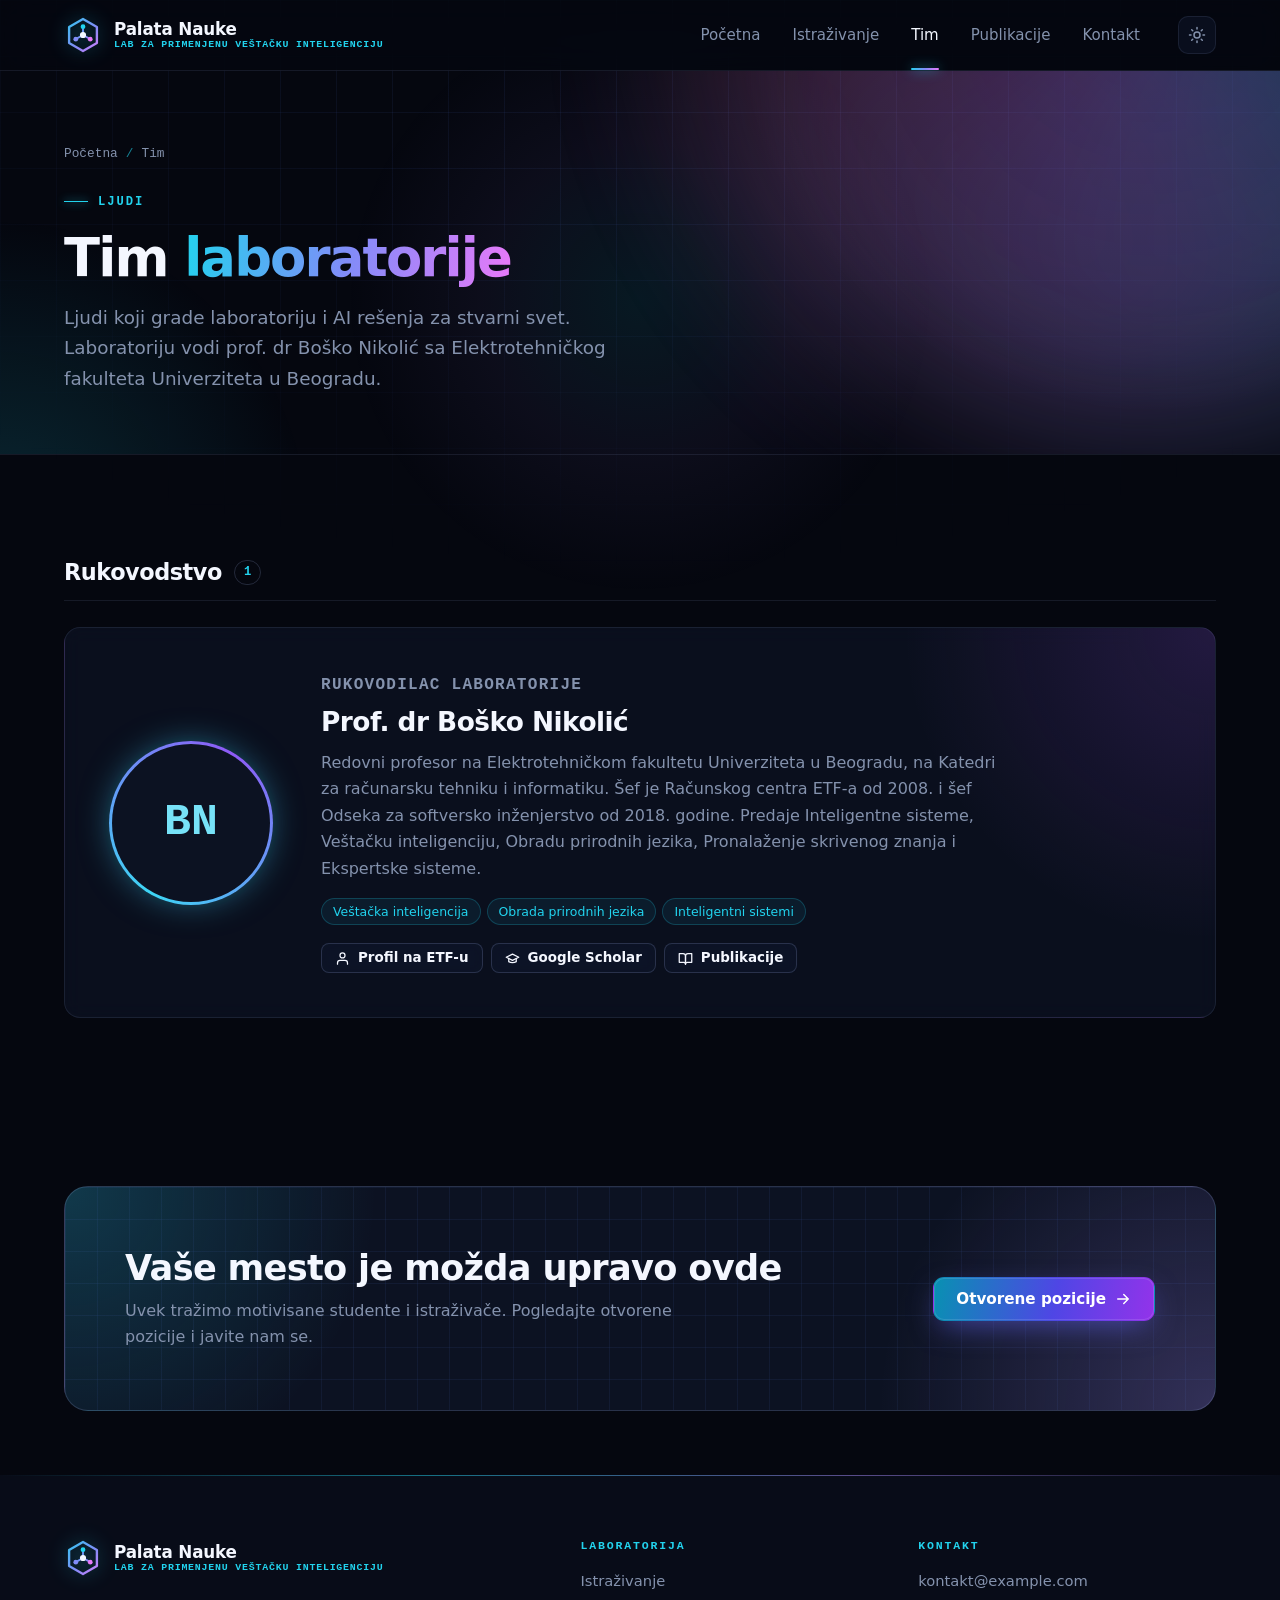
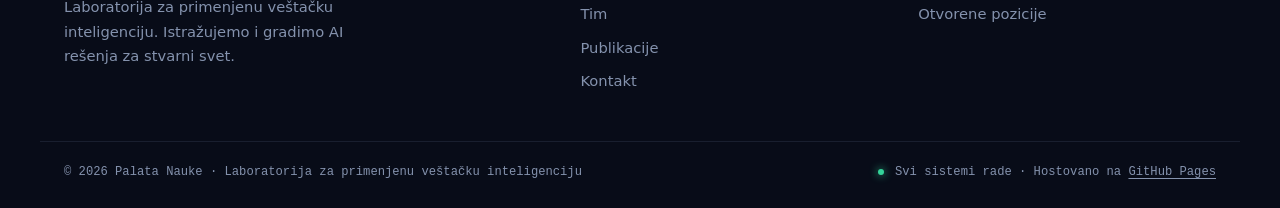
<file: tim.html>
<!DOCTYPE html>
<html lang="sr-Latn">
<head>
  <meta charset="utf-8">
  <meta name="viewport" content="width=device-width, initial-scale=1">
  <title>Tim · Palata Nauke · Laboratorija za primenjenu veštačku inteligenciju</title>
  <meta name="description" content="Tim Laboratorije za primenjenu veštačku inteligenciju Palate Nauke.">
  <meta property="og:title" content="Tim · Palata Nauke · Laboratorija za primenjenu veštačku inteligenciju">
  <meta property="og:description" content="Upoznajte ljude koji grade laboratoriju za primenjenu veštačku inteligenciju.">
  <meta property="og:type" content="website">
  <meta name="theme-color" content="#05070f">
  <link rel="icon" href="assets/favicon.svg" type="image/svg+xml">
  <link rel="stylesheet" href="assets/css/style.css">
  <script>
    (function () {
      var d = document.documentElement, t = null;
      try { t = localStorage.getItem('theme'); } catch (e) {}
      d.setAttribute('data-theme', t === 'light' ? 'light' : 'dark');
      d.classList.add('js');
    })();
  </script>
  <script src="assets/js/main.js" defer></script>
</head>
<body>
  <a class="skip-link" href="#main">Preskoči na sadržaj</a>

  <header class="site-header">
    <div class="container header-inner">
      <a class="brand" href="index.html">
        <svg class="brand-logo" viewBox="0 0 32 32" aria-hidden="true" focusable="false">
          <defs>
            <linearGradient id="logo-grad" x1="0" y1="0" x2="32" y2="32" gradientUnits="userSpaceOnUse">
              <stop offset="0" stop-color="#22d3ee"/>
              <stop offset="0.55" stop-color="#818cf8"/>
              <stop offset="1" stop-color="#e879f9"/>
            </linearGradient>
          </defs>
          <path d="M16 2.5 27.7 9.25v13.5L16 29.5 4.3 22.75V9.25Z" fill="none" stroke="url(#logo-grad)" stroke-width="2" stroke-linejoin="round"/>
          <path d="M16 16V9M16 16l6.1 3.5M16 16l-6.1 3.5" stroke="url(#logo-grad)" stroke-width="1.6" stroke-linecap="round"/>
          <circle cx="16" cy="9" r="2" fill="#22d3ee"/>
          <circle cx="22.1" cy="19.5" r="2" fill="#e879f9"/>
          <circle cx="9.9" cy="19.5" r="2" fill="#818cf8"/>
          <circle cx="16" cy="16" r="2.6" fill="currentColor"/>
        </svg>
        <span class="brand-text"><strong>Palata Nauke</strong><small>Lab za primenjenu veštačku inteligenciju</small></span>
      </a>

      <nav class="site-nav" id="site-nav" aria-label="Glavna navigacija">
        <ul>
          <li><a href="index.html">Početna</a></li>
          <li><a href="istrazivanje.html">Istraživanje</a></li>
          <li><a href="tim.html" aria-current="page">Tim</a></li>
          <li><a href="publikacije.html">Publikacije</a></li>
          <li><a href="kontakt.html">Kontakt</a></li>
        </ul>
      </nav>

      <div class="header-actions">
        <button class="icon-btn theme-toggle" type="button" aria-label="Promeni svetlu ili tamnu temu" title="Promeni temu">
          <svg class="icon icon-sun" viewBox="0 0 24 24" width="18" height="18" fill="none" stroke="currentColor" stroke-width="2" stroke-linecap="round" stroke-linejoin="round" aria-hidden="true" focusable="false"><circle cx="12" cy="12" r="4"/><path d="M12 2v2M12 20v2M4.93 4.93l1.41 1.41M17.66 17.66l1.41 1.41M2 12h2M20 12h2M4.93 19.07l1.41-1.41M17.66 6.34l1.41-1.41"/></svg>
          <svg class="icon icon-moon" viewBox="0 0 24 24" width="18" height="18" fill="none" stroke="currentColor" stroke-width="2" stroke-linecap="round" stroke-linejoin="round" aria-hidden="true" focusable="false"><path d="M21 12.79A9 9 0 1 1 11.21 3 7 7 0 0 0 21 12.79z"/></svg>
        </button>
        <button class="icon-btn nav-toggle" type="button" aria-label="Otvori meni" aria-expanded="false" aria-controls="site-nav">
          <svg class="icon" viewBox="0 0 24 24" width="20" height="20" fill="none" stroke="currentColor" stroke-width="2" stroke-linecap="round" aria-hidden="true" focusable="false"><path d="M3 6h18M3 12h18M3 18h18"/></svg>
        </button>
      </div>
    </div>
  </header>

  <main id="main">
    <section class="page-hero">
      <div class="container">
        <nav class="breadcrumb" aria-label="Putanja">
          <ol>
            <li><a href="index.html">Početna</a></li>
            <li aria-current="page">Tim</li>
          </ol>
        </nav>
        <span class="kicker">Ljudi</span>
        <h1>Tim <span class="gradient-text">laboratorije</span></h1>
        <p class="lead">Ljudi koji grade laboratoriju i AI rešenja za stvarni svet. Laboratoriju vodi prof. dr Boško Nikolić sa Elektrotehničkog fakulteta Univerziteta u Beogradu.</p>
      </div>
    </section>

    <section class="section">
      <div class="container">

        <!-- Rukovodilac -->
        <div class="team-group">
          <div class="team-group-head reveal">
            <h2>Rukovodstvo</h2>
            <span class="counter">1</span>
          </div>
          <article class="card card-hover lead-card reveal">
            <div class="avatar" style="--hue: 190"><span>BN</span></div>
            <div>
              <p class="role">Rukovodilac laboratorije</p>
              <h3>Prof. dr Boško Nikolić</h3>
              <p>Redovni profesor na Elektrotehničkom fakultetu Univerziteta u Beogradu, na Katedri za računarsku tehniku i informatiku. Šef je Računskog centra ETF-a od 2008. i šef Odseka za softversko inženjerstvo od 2018. godine. Predaje Inteligentne sisteme, Veštačku inteligenciju, Obradu prirodnih jezika, Pronalaženje skrivenog znanja i Ekspertske sisteme.</p>
              <ul class="tags">
                <li class="tag">Veštačka inteligencija</li>
                <li class="tag">Obrada prirodnih jezika</li>
                <li class="tag">Inteligentni sistemi</li>
              </ul>
              <div class="member-links">
                <a class="btn btn-ghost btn-sm" href="https://www.etf.bg.ac.rs/sr/fakultet/zaposleni/bosko-nikolic-2699">
                  <svg class="icon" viewBox="0 0 24 24" fill="none" stroke="currentColor" stroke-width="2" stroke-linecap="round" stroke-linejoin="round" aria-hidden="true" focusable="false"><path d="M20 21v-2a4 4 0 0 0-4-4H8a4 4 0 0 0-4 4v2"/><circle cx="12" cy="7" r="4"/></svg>
                  Profil na ETF-u
                </a>
                <a class="btn btn-ghost btn-sm" href="https://scholar.google.com/citations?user=X_966RMAAAAJ">
                  <svg class="icon" viewBox="0 0 24 24" fill="none" stroke="currentColor" stroke-width="2" stroke-linecap="round" stroke-linejoin="round" aria-hidden="true" focusable="false"><path d="M22 10 12 5 2 10l10 5 10-5Z"/><path d="M6 12v5c3 2 9 2 12 0v-5"/></svg>
                  Google Scholar
                </a>
                <a class="btn btn-ghost btn-sm" href="publikacije.html">
                  <svg class="icon" viewBox="0 0 24 24" fill="none" stroke="currentColor" stroke-width="2" stroke-linecap="round" stroke-linejoin="round" aria-hidden="true" focusable="false"><path d="M2 4h6a4 4 0 0 1 4 4v13a3 3 0 0 0-3-3H2Z"/><path d="M22 4h-6a4 4 0 0 0-4 4v13a3 3 0 0 1 3-3h7Z"/></svg>
                  Publikacije
                </a>
              </div>
            </div>
          </article>
        </div>
      </div>
    </section>

    <section class="section-sm">
      <div class="container">
        <div class="cta reveal">
          <div>
            <h2>Vaše mesto je možda upravo ovde</h2>
            <p>Uvek tražimo motivisane studente i istraživače. Pogledajte otvorene pozicije i javite nam se.</p>
          </div>
          <a class="btn btn-primary" href="kontakt.html#pozicije">
            Otvorene pozicije
            <svg class="icon icon-arrow" viewBox="0 0 24 24" fill="none" stroke="currentColor" stroke-width="2" stroke-linecap="round" stroke-linejoin="round" aria-hidden="true" focusable="false"><path d="M5 12h14M13 6l6 6-6 6"/></svg>
          </a>
        </div>
      </div>
    </section>
  </main>

  <footer class="site-footer">
    <div class="container footer-grid">
      <div class="footer-about">
        <a class="brand" href="index.html">
          <svg class="brand-logo" viewBox="0 0 32 32" aria-hidden="true" focusable="false">
            <defs>
              <linearGradient id="logo-grad-f" x1="0" y1="0" x2="32" y2="32" gradientUnits="userSpaceOnUse">
                <stop offset="0" stop-color="#22d3ee"/>
                <stop offset="0.55" stop-color="#818cf8"/>
                <stop offset="1" stop-color="#e879f9"/>
              </linearGradient>
            </defs>
            <path d="M16 2.5 27.7 9.25v13.5L16 29.5 4.3 22.75V9.25Z" fill="none" stroke="url(#logo-grad-f)" stroke-width="2" stroke-linejoin="round"/>
            <path d="M16 16V9M16 16l6.1 3.5M16 16l-6.1 3.5" stroke="url(#logo-grad-f)" stroke-width="1.6" stroke-linecap="round"/>
            <circle cx="16" cy="9" r="2" fill="#22d3ee"/>
            <circle cx="22.1" cy="19.5" r="2" fill="#e879f9"/>
            <circle cx="9.9" cy="19.5" r="2" fill="#818cf8"/>
            <circle cx="16" cy="16" r="2.6" fill="currentColor"/>
          </svg>
          <span class="brand-text"><strong>Palata Nauke</strong><small>Lab za primenjenu veštačku inteligenciju</small></span>
        </a>
        <p>Laboratorija za primenjenu veštačku inteligenciju. Istražujemo i gradimo AI rešenja za stvarni svet.</p>
      </div>
      <div>
        <h2>Laboratorija</h2>
        <ul>
          <li><a href="istrazivanje.html">Istraživanje</a></li>
          <li><a href="tim.html">Tim</a></li>
          <li><a href="publikacije.html">Publikacije</a></li>
          <li><a href="kontakt.html">Kontakt</a></li>
        </ul>
      </div>
      <div>
        <h2>Kontakt</h2>
        <ul>
          <li><a href="mailto:kontakt@example.com">kontakt@example.com</a></li>
          <li><a href="kontakt.html#pozicije">Otvorene pozicije</a></li>
        </ul>
      </div>
    </div>
    <div class="container footer-bottom">
      <p>© <span data-current-year>2026</span> Palata Nauke · Laboratorija za primenjenu veštačku inteligenciju</p>
      <p><span class="live-dot"></span> Svi sistemi rade · Hostovano na <a href="https://pages.github.com/">GitHub Pages</a></p>
    </div>
  </footer>
</body>
</html>
</file>
<file: assets/css/style.css>
/* =========================================================================
   Palata Nauke · AI Lab — futuristički stil sajta laboratorije
   Boje menjate u promenljivama ispod:
     :root                → tamna tema (podrazumevana)
     [data-theme="light"] → svetla tema
   Boje u formatu "R G B" (npr. --c-cyan) koriste se kao rgb(var(--c-cyan) / 0.2).
   ========================================================================= */

:root {
  color-scheme: dark;
  --font-sans: "Inter", "Segoe UI Variable Display", "Segoe UI", system-ui, -apple-system, Roboto, "Helvetica Neue", Arial, sans-serif;
  --font-mono: "JetBrains Mono", "Cascadia Code", ui-monospace, SFMono-Regular, "SF Mono", Menlo, Consolas, monospace;

  --c-cyan: 34 211 238;
  --c-indigo: 129 140 248;
  --c-violet: 167 139 250;
  --c-pink: 244 114 182;
  --c-green: 52 211 153;
  --c-amber: 251 191 36;

  --bg: #05070f;
  --bg-soft: #080c18;
  --bg-softer: #111829;
  --surface: rgba(16, 23, 42, 0.55);
  --surface-solid: #0c1222;
  --surface-hover: rgba(22, 31, 56, 0.7);
  --header-bg: rgba(5, 7, 15, 0.72);
  --hud-bg: rgba(9, 14, 28, 0.78);
  --code-bg: #070b16;

  --text: #c3cee3;
  --text-strong: #f4f7ff;
  --text-muted: #8492ad;
  --border: rgba(148, 163, 214, 0.22);
  --border-soft: rgba(148, 163, 214, 0.12);
  --grid-line: rgba(99, 140, 255, 0.07);

  --primary: rgb(var(--c-cyan));
  --grad: linear-gradient(100deg, #22d3ee 0%, #818cf8 50%, #e879f9 100%);
  --btn-grad: linear-gradient(100deg, #0891b2 0%, #4f46e5 55%, #9333ea 100%);
  --glow-1: rgba(34, 211, 238, 0.16);
  --glow-2: rgba(168, 85, 247, 0.16);

  --shadow: 0 10px 30px -12px rgba(0, 0, 0, 0.6);
  --shadow-glow: 0 24px 60px -24px rgba(34, 211, 238, 0.45);

  --radius: 16px;
  --radius-sm: 11px;
  --header-h: 70px;
  --container: 1200px;
}

[data-theme="light"] {
  color-scheme: light;
  --c-cyan: 8 145 178;
  --c-indigo: 79 70 229;
  --c-violet: 124 58 237;
  --c-pink: 219 39 119;
  --c-green: 5 150 105;
  --c-amber: 180 83 9;

  --bg: #f6f8fe;
  --bg-soft: #edf1fb;
  --bg-softer: #e2e8f6;
  --surface: rgba(255, 255, 255, 0.72);
  --surface-solid: #ffffff;
  --surface-hover: rgba(255, 255, 255, 0.95);
  --header-bg: rgba(246, 248, 254, 0.78);
  --hud-bg: rgba(255, 255, 255, 0.82);
  --code-bg: #f3f6fc;

  --text: #26304a;
  --text-strong: #0a1024;
  --text-muted: #58658a;
  --border: rgba(60, 80, 140, 0.22);
  --border-soft: rgba(60, 80, 140, 0.12);
  --grid-line: rgba(60, 80, 160, 0.07);

  --grad: linear-gradient(100deg, #0891b2 0%, #4f46e5 50%, #c026d3 100%);
  --glow-1: rgba(8, 145, 178, 0.14);
  --glow-2: rgba(147, 51, 234, 0.12);

  --shadow: 0 10px 30px -14px rgba(30, 41, 80, 0.25);
  --shadow-glow: 0 24px 60px -26px rgba(79, 70, 229, 0.45);
}

/* ---------- Osnova ---------- */

*,
*::before,
*::after { box-sizing: border-box; }

html {
  -webkit-text-size-adjust: 100%;
  scroll-behavior: smooth;
  scroll-padding-top: calc(var(--header-h) + 16px);
  scrollbar-color: rgba(148, 163, 214, 0.3) transparent;
}

body {
  margin: 0;
  font-family: var(--font-sans);
  font-size: 1rem;
  line-height: 1.65;
  color: var(--text);
  background: var(--bg);
  -webkit-font-smoothing: antialiased;
  text-rendering: optimizeLegibility;
}

/* Futuristička mreža u pozadini cele stranice */
body::before {
  content: "";
  position: fixed;
  inset: 0;
  z-index: -1;
  pointer-events: none;
  background-image:
    linear-gradient(var(--grid-line) 1px, transparent 1px),
    linear-gradient(90deg, var(--grid-line) 1px, transparent 1px);
  background-size: 56px 56px;
  -webkit-mask-image: radial-gradient(ellipse 100% 80% at 50% 0%, #000 25%, transparent 80%);
  mask-image: radial-gradient(ellipse 100% 80% at 50% 0%, #000 25%, transparent 80%);
}

::selection { background: rgb(var(--c-cyan) / 0.3); color: var(--text-strong); }

[hidden] { display: none !important; }
html:not(.js) .js-only { display: none !important; }

svg { display: block; flex-shrink: 0; }
img { display: block; max-width: 100%; }

a { color: var(--primary); text-decoration: none; }
a:hover { text-decoration: underline; text-underline-offset: 3px; }

h1, h2, h3, h4 {
  margin: 0 0 0.5em;
  line-height: 1.2;
  letter-spacing: -0.02em;
  font-weight: 700;
  color: var(--text-strong);
}

p { margin: 0 0 1em; }

:focus-visible {
  outline: 2px solid var(--primary);
  outline-offset: 2px;
  border-radius: 6px;
}

.container {
  width: 100%;
  max-width: var(--container);
  margin-inline: auto;
  padding-inline: 24px;
}


.skip-link {
  position: absolute;
  left: 16px;
  top: -100px;
  z-index: 100;
  padding: 10px 16px;
  border-radius: 8px;
  background: var(--btn-grad);
  color: #fff;
  font-weight: 600;
}
.skip-link:focus { top: 12px; }

.visually-hidden {
  position: absolute !important;
  width: 1px;
  height: 1px;
  padding: 0;
  margin: -1px;
  overflow: hidden;
  clip: rect(0, 0, 0, 0);
  white-space: nowrap;
  border: 0;
}

/* ---------- Zaglavlje i navigacija ---------- */

.site-header {
  position: sticky;
  top: 0;
  z-index: 50;
  background: var(--header-bg);
  -webkit-backdrop-filter: saturate(160%) blur(16px);
  backdrop-filter: saturate(160%) blur(16px);
  border-bottom: 1px solid var(--border-soft);
}
.site-header::after {
  content: "";
  position: absolute;
  left: 0;
  right: 0;
  bottom: -1px;
  height: 1px;
  background: linear-gradient(90deg, transparent, rgb(var(--c-cyan) / 0.6), rgb(var(--c-violet) / 0.6), transparent);
  opacity: 0;
  transition: opacity 0.3s;
}
.site-header.scrolled::after { opacity: 1; }

.header-inner {
  display: flex;
  align-items: center;
  gap: 24px;
  height: var(--header-h);
}

.brand {
  display: flex;
  align-items: center;
  gap: 12px;
  color: var(--text-strong);
}
.brand:hover { text-decoration: none; }
.brand-logo {
  width: 38px;
  height: 38px;
  filter: drop-shadow(0 0 10px rgb(var(--c-cyan) / 0.45));
  transition: transform 0.6s cubic-bezier(0.2, 0.8, 0.2, 1);
}
.brand:hover .brand-logo { transform: rotate(60deg); }
.brand-text { display: flex; flex-direction: column; line-height: 1.15; }
.brand-text strong { font-size: 1.05rem; letter-spacing: -0.01em; }
.brand-text small {
  font-family: var(--font-mono);
  font-size: 0.62rem;
  font-weight: 600;
  letter-spacing: 0.08em;
  text-transform: uppercase;
  color: var(--primary);
}
@media (max-width: 1100px) {
  .brand-text small { max-width: 190px; }
}

.site-nav { margin-left: auto; }
.site-nav ul {
  display: flex;
  gap: 4px;
  margin: 0;
  padding: 0;
  list-style: none;
}
.site-nav a {
  position: relative;
  display: block;
  padding: 8px 14px;
  border-radius: 8px;
  font-size: 0.94rem;
  font-weight: 500;
  color: var(--text-muted);
  transition: color 0.15s, background 0.15s;
}
.site-nav a:hover {
  color: var(--text-strong);
  background: rgb(var(--c-cyan) / 0.07);
  text-decoration: none;
}
.site-nav a[aria-current="page"] { color: var(--text-strong); }
.site-nav a[aria-current="page"]::after {
  content: "";
  position: absolute;
  left: 14px;
  right: 14px;
  bottom: -15px;
  height: 2px;
  border-radius: 2px;
  background: var(--grad);
  box-shadow: 0 0 12px rgb(var(--c-cyan) / 0.9);
}

.header-actions { display: flex; align-items: center; gap: 6px; }

.icon-btn {
  display: inline-grid;
  place-items: center;
  width: 38px;
  height: 38px;
  padding: 0;
  border: 1px solid var(--border-soft);
  border-radius: 10px;
  background: var(--surface);
  color: var(--text-muted);
  cursor: pointer;
  transition: color 0.15s, border-color 0.15s, box-shadow 0.15s;
}
.icon-btn:hover {
  color: var(--primary);
  border-color: rgb(var(--c-cyan) / 0.5);
  box-shadow: 0 0 18px -4px rgb(var(--c-cyan) / 0.6);
  text-decoration: none;
}
.icon-btn-sm { width: 34px; height: 34px; }

.nav-toggle { display: none; }
.theme-toggle .icon-moon { display: none; }
[data-theme="light"] .theme-toggle .icon-moon { display: block; }
[data-theme="light"] .theme-toggle .icon-sun { display: none; }

@media (max-width: 880px) {
  .nav-toggle { display: inline-grid; }
  .header-actions { margin-left: auto; }
  .site-nav {
    display: none;
    position: absolute;
    top: var(--header-h);
    left: 0;
    right: 0;
    margin: 0;
    padding: 8px 16px 16px;
    background: var(--bg-soft);
    border-bottom: 1px solid var(--border);
    box-shadow: var(--shadow);
  }
  .site-header.nav-open .site-nav { display: block; }
  .site-nav ul { flex-direction: column; }
  .site-nav a { padding: 12px 16px; font-size: 1rem; }
  .site-nav a[aria-current="page"] { background: rgb(var(--c-cyan) / 0.08); }
  .site-nav a[aria-current="page"]::after {
    left: 0;
    right: auto;
    top: 10px;
    bottom: 10px;
    width: 3px;
    height: auto;
  }
}

@media (max-width: 400px) {
}

/* ---------- Dugmad i sitni elementi ---------- */

.btn {
  position: relative;
  display: inline-flex;
  align-items: center;
  justify-content: center;
  gap: 8px;
  padding: 12px 22px;
  border: 1px solid transparent;
  border-radius: 11px;
  font: inherit;
  font-size: 0.95rem;
  font-weight: 600;
  line-height: 1.2;
  cursor: pointer;
  transition: transform 0.15s, box-shadow 0.2s, border-color 0.2s, color 0.2s, background 0.2s;
}
.btn:hover { text-decoration: none; transform: translateY(-1px); }
.btn:active { transform: translateY(0); }
.btn .icon { width: 18px; height: 18px; }
.btn .icon-arrow { transition: transform 0.15s; }
.btn:hover .icon-arrow { transform: translateX(3px); }

.btn-primary {
  background: var(--btn-grad);
  color: #fff;
  box-shadow: inset 0 0 0 1px rgba(255, 255, 255, 0.12), 0 10px 30px -8px rgba(99, 102, 241, 0.65);
}
.btn-primary:hover {
  color: #fff;
  box-shadow: inset 0 0 0 1px rgba(255, 255, 255, 0.2), 0 12px 40px -6px rgba(34, 211, 238, 0.6);
}

.btn-ghost {
  background: var(--surface);
  color: var(--text-strong);
  border-color: var(--border);
  -webkit-backdrop-filter: blur(8px);
  backdrop-filter: blur(8px);
}
.btn-ghost:hover {
  border-color: rgb(var(--c-cyan) / 0.6);
  box-shadow: 0 0 22px -6px rgb(var(--c-cyan) / 0.6);
}

.btn-sm { padding: 6px 13px; border-radius: 8px; font-size: 0.84rem; }
.btn-sm .icon { width: 15px; height: 15px; }

.link-arrow {
  display: inline-flex;
  align-items: center;
  gap: 6px;
  font-weight: 600;
}
.link-arrow .icon { width: 16px; height: 16px; transition: transform 0.15s; }
.link-arrow:hover .icon { transform: translateX(3px); }

.kicker {
  display: inline-flex;
  align-items: center;
  gap: 10px;
  margin-bottom: 14px;
  font-family: var(--font-mono);
  font-size: 0.76rem;
  font-weight: 600;
  letter-spacing: 0.16em;
  text-transform: uppercase;
  color: var(--primary);
}
.kicker::before {
  content: "";
  width: 24px;
  height: 1px;
  background: currentColor;
  box-shadow: 0 0 8px currentColor;
}
.center .kicker::after {
  content: "";
  width: 24px;
  height: 1px;
  background: currentColor;
  box-shadow: 0 0 8px currentColor;
}

/* Obojeni elementi: --c određuje boju */
.badge,
.tag,
.icon-box,
.status { --c: var(--c-cyan); }
.violet { --c: var(--c-violet); }
.amber { --c: var(--c-amber); }
.pink { --c: var(--c-pink); }
.green, .status-active { --c: var(--c-green); }
.indigo, .status-done { --c: var(--c-indigo); }

.badge {
  display: inline-block;
  padding: 3px 10px;
  border: 1px solid rgb(var(--c) / 0.3);
  border-radius: 999px;
  font-family: var(--font-mono);
  font-size: 0.68rem;
  font-weight: 600;
  letter-spacing: 0.08em;
  text-transform: uppercase;
  background: rgb(var(--c) / 0.1);
  color: rgb(var(--c));
}

.tags {
  display: flex;
  flex-wrap: wrap;
  gap: 6px;
  margin: 0;
  padding: 0;
  list-style: none;
}
.tag {
  padding: 2px 11px;
  border: 1px solid rgb(var(--c) / 0.22);
  border-radius: 999px;
  font-size: 0.78rem;
  font-weight: 500;
  line-height: 1.7;
  background: rgb(var(--c) / 0.07);
  color: rgb(var(--c));
}

.icon-box {
  display: grid;
  place-items: center;
  flex-shrink: 0;
  width: 48px;
  height: 48px;
  border-radius: 13px;
  background: rgb(var(--c) / 0.1);
  color: rgb(var(--c));
  box-shadow: inset 0 0 0 1px rgb(var(--c) / 0.3), 0 0 26px -8px rgb(var(--c) / 0.85);
}
.icon-box .icon { width: 22px; height: 22px; }

/* ---------- Naslovni deo (hero) ---------- */

.hero {
  position: relative;
  isolation: isolate;
  overflow: hidden;
  padding: 80px 0 72px;
}
.hero::after {
  content: "";
  position: absolute;
  inset: 0;
  z-index: -2;
  background:
    radial-gradient(620px circle at 82% 18%, var(--glow-2), transparent 60%),
    radial-gradient(560px circle at 12% 30%, var(--glow-1), transparent 60%);
}
.hero-canvas {
  position: absolute;
  inset: 0;
  z-index: -1;
  width: 100%;
  height: 100%;
  -webkit-mask-image: linear-gradient(180deg, #000 55%, transparent 100%);
  mask-image: linear-gradient(180deg, #000 55%, transparent 100%);
}

.hero-grid {
  display: grid;
  grid-template-columns: 1.05fr 0.95fr;
  gap: 56px;
  align-items: center;
}

.eyebrow-pill {
  display: inline-flex;
  align-items: center;
  gap: 10px;
  margin-bottom: 28px;
  padding: 5px 14px 5px 6px;
  border: 1px solid var(--border);
  border-radius: 999px;
  background: var(--surface);
  -webkit-backdrop-filter: blur(8px);
  backdrop-filter: blur(8px);
  font-size: 0.86rem;
  font-weight: 500;
  color: var(--text);
  transition: border-color 0.2s, box-shadow 0.2s;
}
.eyebrow-pill:hover {
  text-decoration: none;
  border-color: rgb(var(--c-cyan) / 0.6);
  box-shadow: 0 0 22px -6px rgb(var(--c-cyan) / 0.6);
}
.pill-tag {
  display: inline-flex;
  align-items: center;
  gap: 6px;
  padding: 2px 10px;
  border-radius: 999px;
  font-family: var(--font-mono);
  font-size: 0.7rem;
  font-weight: 700;
  letter-spacing: 0.08em;
  text-transform: uppercase;
  background: rgb(var(--c-green) / 0.14);
  color: rgb(var(--c-green));
}
.pill-tag::before,
.live-dot::before {
  content: "";
  width: 6px;
  height: 6px;
  border-radius: 50%;
  background: currentColor;
  box-shadow: 0 0 8px currentColor;
  animation: blink-soft 1.8s ease-in-out infinite;
}
.eyebrow-pill .icon { width: 15px; height: 15px; color: var(--text-muted); }

.hero h1 {
  margin-bottom: 24px;
  font-size: clamp(2.4rem, 5.4vw, 4rem);
  line-height: 1.04;
  letter-spacing: -0.04em;
}
.gradient-text {
  background: var(--grad);
  -webkit-background-clip: text;
  background-clip: text;
  color: transparent;
}
.lead {
  max-width: 580px;
  margin-bottom: 34px;
  font-size: 1.15rem;
  color: var(--text-muted);
}
.hero-actions { display: flex; flex-wrap: wrap; gap: 12px; }

/* HUD terminal */
.hud-wrap { position: relative; padding: 14px; }
.hud-wrap::before {
  content: "";
  position: absolute;
  inset: 0;
  pointer-events: none;
  --cc: rgb(var(--c-cyan) / 0.85);
  background:
    linear-gradient(var(--cc), var(--cc)) left top / 20px 2px no-repeat,
    linear-gradient(var(--cc), var(--cc)) left top / 2px 20px no-repeat,
    linear-gradient(var(--cc), var(--cc)) right top / 20px 2px no-repeat,
    linear-gradient(var(--cc), var(--cc)) right top / 2px 20px no-repeat,
    linear-gradient(var(--cc), var(--cc)) left bottom / 20px 2px no-repeat,
    linear-gradient(var(--cc), var(--cc)) left bottom / 2px 20px no-repeat,
    linear-gradient(var(--cc), var(--cc)) right bottom / 20px 2px no-repeat,
    linear-gradient(var(--cc), var(--cc)) right bottom / 2px 20px no-repeat;
  filter: drop-shadow(0 0 6px rgb(var(--c-cyan) / 0.7));
}
.hud {
  position: relative;
  overflow: hidden;
  border: 1px solid var(--border);
  border-radius: 14px;
  background: var(--hud-bg);
  -webkit-backdrop-filter: blur(14px);
  backdrop-filter: blur(14px);
  box-shadow: var(--shadow-glow);
  font-family: var(--font-mono);
  font-size: 0.8rem;
  line-height: 1.6;
}
.hud::after {
  content: "";
  position: absolute;
  inset: 0;
  pointer-events: none;
  background: linear-gradient(180deg, transparent 0%, rgb(var(--c-cyan) / 0.07) 50%, transparent 100%) no-repeat;
  background-size: 100% 120px;
  animation: scan 6s linear infinite;
}
.hud-bar {
  display: flex;
  align-items: center;
  gap: 12px;
  padding: 11px 16px;
  border-bottom: 1px solid var(--border-soft);
  color: var(--text-muted);
}
.hud-dots { display: flex; gap: 6px; }
.hud-dots span { width: 10px; height: 10px; border-radius: 50%; background: rgba(148, 163, 214, 0.25); }
.hud-dots span:nth-child(1) { background: #f87171; }
.hud-dots span:nth-child(2) { background: #fbbf24; }
.hud-dots span:nth-child(3) { background: #34d399; }
.hud-status {
  display: inline-flex;
  align-items: center;
  gap: 6px;
  margin-left: auto;
  color: rgb(var(--c-green));
}
.live-dot { display: inline-flex; }
.hud-body { padding: 18px 20px 14px; }
.hud-line {
  margin: 0 0 7px;
  overflow: hidden;
  white-space: nowrap;
  text-overflow: ellipsis;
  color: var(--text);
}
.js .hud[data-terminal] .hud-line { visibility: hidden; }
.js .hud[data-terminal] .hud-line.on { visibility: visible; animation: line-in 0.3s ease; }
.hud .prompt { color: rgb(var(--c-cyan)); }
.hud .ok { color: rgb(var(--c-green)); }
.hud .dim { color: var(--text-muted); }
.hud b { font-weight: 600; color: var(--text-strong); }
.hud-progress {
  display: grid;
  grid-template-columns: auto 1fr auto;
  align-items: center;
  gap: 12px;
}
.bar {
  height: 6px;
  overflow: hidden;
  border-radius: 99px;
  background: rgba(148, 163, 214, 0.16);
}
.bar span {
  display: block;
  width: 100%;
  height: 100%;
  border-radius: inherit;
  background: var(--grad);
  box-shadow: 0 0 12px rgb(var(--c-cyan) / 0.8);
}
.cursor {
  display: inline-block;
  width: 8px;
  height: 1.05em;
  margin-left: 4px;
  vertical-align: text-bottom;
  background: rgb(var(--c-cyan));
  box-shadow: 0 0 8px rgb(var(--c-cyan));
  animation: blink 1s steps(1) infinite;
}
.hud-metrics {
  display: grid;
  grid-template-columns: repeat(3, 1fr);
  border-top: 1px solid var(--border-soft);
}
.hud-metrics div { padding: 12px 18px; border-left: 1px solid var(--border-soft); }
.hud-metrics div:first-child { border-left: 0; }
.hud-metrics small {
  display: block;
  font-size: 0.64rem;
  letter-spacing: 0.14em;
  text-transform: uppercase;
  color: var(--text-muted);
}
.hud-metrics strong { font-size: 1.1rem; color: var(--text-strong); }

@keyframes line-in { from { opacity: 0; transform: translateX(-6px); } to { opacity: 1; transform: none; } }
@keyframes blink { 50% { opacity: 0; } }
@keyframes blink-soft { 50% { opacity: 0.35; } }
@keyframes scan { from { background-position: 0 -140px; } to { background-position: 0 560px; } }

.stats {
  display: grid;
  grid-template-columns: repeat(3, 1fr);
  margin: 72px 0 0;
  padding: 0;
  list-style: none;
  overflow: hidden;
  border: 1px solid var(--border);
  border-radius: var(--radius);
  background: var(--surface);
  -webkit-backdrop-filter: blur(10px);
  backdrop-filter: blur(10px);
}
.stats li { padding: 24px 28px; border-left: 1px solid var(--border-soft); }
.stats li:first-child { border-left: 0; }
.stats strong {
  display: block;
  font-family: var(--font-mono);
  font-size: 2rem;
  font-weight: 700;
  line-height: 1.15;
  letter-spacing: -0.03em;
  background: var(--grad);
  -webkit-background-clip: text;
  background-clip: text;
  color: transparent;
}
.stats span { font-size: 0.9rem; color: var(--text-muted); }

@media (max-width: 960px) {
  .hero { padding-top: 56px; }
  .hero-grid { grid-template-columns: 1fr; gap: 40px; }
  .hud-wrap { width: 100%; max-width: 560px; }
}
@media (max-width: 720px) {
  .stats { grid-template-columns: 1fr; }
  .stats li { border-left: 0; }
  .stats li + li { border-top: 1px solid var(--border-soft); }
  .hud { font-size: 0.74rem; }
}

/* ---------- Sekcije ---------- */

.section { position: relative; padding: 104px 0; }
.section-sm { padding: 64px 0; }
.section-alt { background: linear-gradient(180deg, var(--bg-soft), var(--bg)); }
.section-alt::before {
  content: "";
  position: absolute;
  top: 0;
  left: 0;
  right: 0;
  height: 1px;
  background: linear-gradient(90deg, transparent, rgb(var(--c-cyan) / 0.35), rgb(var(--c-violet) / 0.35), transparent);
}
.section-head { max-width: 720px; margin-bottom: 52px; }
.section-head.center { margin-inline: auto; text-align: center; }
.section-title { margin-bottom: 14px; font-size: clamp(1.8rem, 3.4vw, 2.6rem); letter-spacing: -0.03em; }
.section-lead { margin: 0; font-size: 1.08rem; color: var(--text-muted); }

@media (max-width: 720px) {
  .section { padding: 76px 0; }
  .section-sm { padding: 48px 0; }
}

/* ---------- Kartice i mreže ---------- */

.grid { display: grid; gap: 20px; }
.grid-2 { grid-template-columns: repeat(2, 1fr); }
.grid-3 { grid-template-columns: repeat(3, 1fr); }
@media (max-width: 1040px) {
  .grid-3 { grid-template-columns: repeat(2, 1fr); }
}
@media (max-width: 720px) {
  .grid-2, .grid-3 { grid-template-columns: 1fr; }
}

.card {
  position: relative;
  padding: 28px;
  border: 1px solid var(--border-soft);
  border-radius: var(--radius);
  background: var(--surface);
  -webkit-backdrop-filter: blur(10px);
  backdrop-filter: blur(10px);
  transition: transform 0.25s, box-shadow 0.25s, background 0.25s;
}
/* Okvir koji zasvetli tamo gde je kursor (--mx / --my postavlja JS) */
.card::before {
  content: "";
  position: absolute;
  inset: -1px;
  padding: 1px;
  border-radius: inherit;
  background: radial-gradient(340px circle at var(--mx, 50%) var(--my, 0%), rgb(var(--c-cyan)) 0%, rgb(var(--c-violet) / 0.85) 30%, rgb(var(--c-violet) / 0.15) 65%, transparent 100%);
  -webkit-mask: linear-gradient(#000 0 0) content-box, linear-gradient(#000 0 0);
  -webkit-mask-composite: xor;
  mask-composite: exclude;
  opacity: 0;
  transition: opacity 0.25s;
  pointer-events: none;
}
.card-hover:hover {
  transform: translateY(-4px);
  background: var(--surface-hover);
  box-shadow: var(--shadow-glow);
}
.card-hover:hover::before { opacity: 1; }
.card-hover::after {
  content: "";
  position: absolute;
  inset: 0;
  border-radius: inherit;
  pointer-events: none;
  opacity: 0;
  transition: opacity 0.3s;
  background: radial-gradient(420px circle at var(--mx, 50%) var(--my, 0%), rgb(var(--c-cyan) / 0.1), transparent 45%);
}
.card-hover:hover::after { opacity: 1; }
.card h3 { margin: 20px 0 8px; font-size: 1.12rem; }
.card p { font-size: 0.95rem; color: var(--text-muted); }
.card-link::after {
  content: "";
  position: absolute;
  inset: 0;
  border-radius: inherit;
}

.area-card { display: flex; flex-direction: column; }
.area-card p { flex: 1; }
.area-index {
  position: absolute;
  top: 26px;
  right: 26px;
  font-family: var(--font-mono);
  font-size: 0.78rem;
  color: var(--text-muted);
  opacity: 0.7;
}

/* ---------- O nama ---------- */

.about-grid {
  display: grid;
  grid-template-columns: 1.1fr 1fr;
  gap: 64px;
  align-items: start;
}
.about-grid .section-lead { margin-bottom: 18px; }
.about-grid p { color: var(--text-muted); }
.about-grid .btn { margin-top: 8px; }

.value-list { display: grid; gap: 16px; margin: 0; padding: 0; list-style: none; }
.value {
  display: flex;
  gap: 18px;
  padding: 22px;
  border: 1px solid var(--border-soft);
  border-radius: var(--radius);
  background: var(--surface);
  -webkit-backdrop-filter: blur(10px);
  backdrop-filter: blur(10px);
}
.value h3 { margin: 2px 0 4px; font-size: 1.02rem; }
.value p { margin: 0; font-size: 0.94rem; color: var(--text-muted); }

@media (max-width: 880px) {
  .about-grid { grid-template-columns: 1fr; gap: 40px; }
}

/* ---------- Vesti i izdvojene publikacije ---------- */

.split {
  display: grid;
  grid-template-columns: 1.25fr 1fr;
  gap: 64px;
  align-items: start;
}
.block-title { margin-bottom: 24px; font-size: 1.5rem; }
@media (max-width: 960px) {
  .split { grid-template-columns: 1fr; gap: 56px; }
}

.news-list { margin: 0; padding: 0; list-style: none; }
.news-item {
  position: relative;
  display: grid;
  grid-template-columns: 118px 1fr;
  gap: 24px;
  padding: 0 0 28px;
}
/* Vremenska linija */
.news-item::before {
  content: "";
  position: absolute;
  left: 104px;
  top: 8px;
  bottom: -4px;
  width: 1px;
  background: linear-gradient(180deg, rgb(var(--c-cyan) / 0.5), var(--border-soft));
}
.news-item:last-child::before { bottom: 20px; }
.news-item::after {
  content: "";
  position: absolute;
  left: 100px;
  top: 6px;
  width: 9px;
  height: 9px;
  border-radius: 50%;
  background: var(--bg);
  border: 2px solid rgb(var(--c-cyan));
  box-shadow: 0 0 10px rgb(var(--c-cyan) / 0.8);
}
.news-date {
  font-family: var(--font-mono);
  font-size: 0.8rem;
  color: var(--text-muted);
}
.news-item h3 { margin: 8px 0 4px; font-size: 1.05rem; line-height: 1.35; }
.news-item p { margin: 0; font-size: 0.95rem; color: var(--text-muted); }
@media (max-width: 600px) {
  .news-item { grid-template-columns: 1fr; gap: 2px; padding-left: 26px; }
  .news-item::before { left: 4px; }
  .news-item::after { left: 0; }
}

.pub-mini {
  padding: 28px;
  border: 1px solid var(--border-soft);
  border-radius: var(--radius);
  background: var(--surface);
  -webkit-backdrop-filter: blur(10px);
  backdrop-filter: blur(10px);
}
.pub-mini ol { margin: 0 0 20px; padding: 0; list-style: none; }
.pub-mini li { padding: 16px 0; border-bottom: 1px solid var(--border-soft); }
.pub-mini li:first-child { padding-top: 0; }
.pub-mini .pub-title { margin: 8px 0 4px; font-size: 0.98rem; }
.pub-mini .pub-venue { font-size: 0.86rem; }

/* ---------- Poziv na akciju ---------- */

.cta {
  position: relative;
  isolation: isolate;
  overflow: hidden;
  display: flex;
  flex-wrap: wrap;
  align-items: center;
  justify-content: space-between;
  gap: 32px;
  padding: 60px;
  border: 1px solid var(--border);
  border-radius: 24px;
  background:
    radial-gradient(520px circle at 0% 0%, rgb(var(--c-cyan) / 0.2), transparent 60%),
    radial-gradient(560px circle at 100% 100%, rgb(var(--c-violet) / 0.25), transparent 60%),
    var(--surface-solid);
}
.cta::before {
  content: "";
  position: absolute;
  inset: 0;
  z-index: -1;
  background-image:
    linear-gradient(var(--grid-line) 1px, transparent 1px),
    linear-gradient(90deg, var(--grid-line) 1px, transparent 1px);
  background-size: 32px 32px;
}
.cta h2 { margin-bottom: 8px; font-size: clamp(1.6rem, 3vw, 2.2rem); }
.cta p { max-width: 580px; margin: 0; color: var(--text-muted); }
@media (max-width: 600px) { .cta { padding: 40px 28px; } }

/* ---------- Zaglavlje podstranica ---------- */

.page-hero {
  position: relative;
  isolation: isolate;
  overflow: hidden;
  padding: 72px 0 60px;
  border-bottom: 1px solid var(--border-soft);
}
.page-hero::after {
  content: "";
  position: absolute;
  inset: 0;
  z-index: -1;
  background:
    radial-gradient(700px circle at 90% -20%, var(--glow-2), transparent 60%),
    radial-gradient(520px circle at 0% 120%, var(--glow-1), transparent 60%);
}
.page-hero h1 { margin-bottom: 14px; font-size: clamp(2.2rem, 4.6vw, 3.3rem); letter-spacing: -0.035em; }
.page-hero .lead { margin: 0; }

.breadcrumb ol {
  display: flex;
  flex-wrap: wrap;
  gap: 8px;
  margin: 0 0 20px;
  padding: 0;
  list-style: none;
  font-family: var(--font-mono);
  font-size: 0.8rem;
  color: var(--text-muted);
}
.breadcrumb li + li::before { content: "/"; margin-right: 8px; color: rgb(var(--c-cyan) / 0.6); }
.breadcrumb a { color: var(--text-muted); }
.breadcrumb a:hover { color: var(--primary); }

.subnav {
  display: flex;
  flex-wrap: wrap;
  gap: 8px;
  margin: 30px 0 0;
  padding: 0;
  list-style: none;
}
.subnav a {
  display: inline-flex;
  align-items: center;
  gap: 8px;
  padding: 7px 15px;
  border: 1px solid var(--border);
  border-radius: 999px;
  background: var(--surface);
  font-size: 0.9rem;
  font-weight: 500;
  color: var(--text);
  transition: border-color 0.2s, box-shadow 0.2s;
}
.subnav a:hover {
  text-decoration: none;
  border-color: rgb(var(--c-cyan) / 0.6);
  box-shadow: 0 0 18px -6px rgb(var(--c-cyan) / 0.7);
}
.subnav .icon { width: 16px; height: 16px; color: var(--primary); }

/* ---------- Tim ---------- */

.team-group + .team-group { margin-top: 76px; }
.team-group-head {
  display: flex;
  align-items: center;
  gap: 12px;
  margin-bottom: 26px;
  padding-bottom: 14px;
  border-bottom: 1px solid var(--border-soft);
}
.team-group-head h2 { margin: 0; font-size: 1.4rem; }
.counter {
  min-width: 26px;
  padding: 1px 9px;
  border: 1px solid var(--border);
  border-radius: 999px;
  font-family: var(--font-mono);
  font-size: 0.76rem;
  font-weight: 600;
  text-align: center;
  color: var(--primary);
}

.team-grid {
  display: grid;
  grid-template-columns: repeat(auto-fill, minmax(250px, 1fr));
  gap: 20px;
}
.member { display: flex; flex-direction: column; align-items: center; padding: 34px 24px 26px; text-align: center; }
.member h3 { margin: 0 0 2px; font-size: 1.08rem; }
.member .bio { flex: 1; margin: 0 0 16px; font-size: 0.9rem; }
.member .tags { justify-content: center; }
.role {
  margin: 0 0 12px;
  font-family: var(--font-mono);
  font-size: 0.76rem;
  font-weight: 600;
  letter-spacing: 0.08em;
  text-transform: uppercase;
  color: var(--primary);
}

/* Avatar: gradijentni prsten + inicijali (ili fotografija) */
.avatar {
  --hue: 190;
  width: 100px;
  height: 100px;
  margin: 0 auto 20px;
  padding: 3px;
  border-radius: 50%;
  background: conic-gradient(from 210deg, hsl(var(--hue) 90% 60%), hsl(calc(var(--hue) + 70) 90% 66%), hsl(var(--hue) 90% 60%));
  box-shadow: 0 0 34px -6px hsl(var(--hue) 90% 60% / 0.55);
}
.avatar > span {
  display: grid;
  place-items: center;
  width: 100%;
  height: 100%;
  overflow: hidden;
  border-radius: 50%;
  background: var(--surface-solid);
  font-family: var(--font-mono);
  font-size: 1.7rem;
  font-weight: 700;
  color: hsl(var(--hue) 90% 72%);
}
[data-theme="light"] .avatar > span { color: hsl(var(--hue) 75% 38%); }
.avatar img { width: 100%; height: 100%; object-fit: cover; }

.member-links { display: flex; justify-content: center; gap: 8px; margin-top: 18px; }

.lead-card {
  display: grid;
  grid-template-columns: auto 1fr;
  gap: 48px;
  align-items: center;
  padding: 44px;
  text-align: left;
  background:
    radial-gradient(520px circle at 100% 0%, var(--glow-2), transparent 60%),
    var(--surface);
}
.lead-card .avatar { width: 164px; height: 164px; margin: 0; }
.lead-card .avatar > span { font-size: 2.8rem; }
.lead-card h3 { margin: 0 0 12px; font-size: 1.65rem; }
.lead-card p { max-width: 680px; font-size: 1rem; }
.lead-card .role { margin-bottom: 8px; }
.lead-card .member-links { justify-content: flex-start; }
@media (max-width: 680px) {
  .lead-card { grid-template-columns: 1fr; gap: 24px; padding: 34px 24px; text-align: center; }
  .lead-card .avatar { margin: 0 auto; width: 132px; height: 132px; }
  .lead-card .tags, .lead-card .member-links { justify-content: center; }
}


/* ---------- Istraživanje ---------- */

.area-block {
  display: grid;
  grid-template-columns: 96px 1.2fr 1fr;
  gap: 32px;
  padding: 46px 0;
  border-top: 1px solid var(--border-soft);
}
.area-block:last-child { padding-bottom: 0; }
.area-num {
  font-family: var(--font-mono);
  font-size: 2.5rem;
  font-weight: 700;
  line-height: 1;
  letter-spacing: -0.04em;
  background: var(--grad);
  -webkit-background-clip: text;
  background-clip: text;
  color: transparent;
}
.area-block h3 { margin-bottom: 12px; font-size: 1.45rem; }
.area-block p { color: var(--text-muted); }

.topic-list { display: grid; gap: 10px; align-content: start; margin: 0; padding: 0; list-style: none; }
.topic-list li {
  display: flex;
  align-items: flex-start;
  gap: 10px;
  padding: 12px 16px;
  border: 1px solid var(--border-soft);
  border-radius: var(--radius-sm);
  background: var(--surface);
  font-size: 0.95rem;
  font-weight: 500;
  color: var(--text-strong);
}
.topic-list .icon {
  width: 18px;
  height: 18px;
  margin-top: 3px;
  color: var(--primary);
  filter: drop-shadow(0 0 4px rgb(var(--c-cyan) / 0.7));
}
@media (max-width: 880px) {
  .area-block { grid-template-columns: 1fr; gap: 16px; }
}

.project { display: flex; flex-direction: column; }
.project h3 { margin-top: 0; }
.project-meta {
  display: flex;
  flex-wrap: wrap;
  align-items: center;
  gap: 8px 14px;
  margin-bottom: 16px;
  font-family: var(--font-mono);
  font-size: 0.78rem;
  color: var(--text-muted);
}
.project-meta .meta-item { display: inline-flex; align-items: center; gap: 6px; }
.project-meta .icon { width: 15px; height: 15px; }
.project p { flex: 1; }
.project-foot {
  display: flex;
  flex-wrap: wrap;
  align-items: center;
  justify-content: space-between;
  gap: 12px;
  padding-top: 18px;
  border-top: 1px solid var(--border-soft);
}
.project-foot small { font-size: 0.85rem; color: var(--text-muted); }

.status {
  display: inline-flex;
  align-items: center;
  gap: 7px;
  padding: 3px 10px;
  border: 1px solid rgb(var(--c) / 0.3);
  border-radius: 999px;
  font-size: 0.72rem;
  font-weight: 600;
  letter-spacing: 0.06em;
  text-transform: uppercase;
  background: rgb(var(--c) / 0.1);
  color: rgb(var(--c));
}
.status::before {
  content: "";
  width: 6px;
  height: 6px;
  border-radius: 50%;
  background: currentColor;
  box-shadow: 0 0 8px currentColor;
}
.status-active::before { animation: blink-soft 1.8s ease-in-out infinite; }

/* ---------- Publikacije ---------- */

.pub-toolbar {
  position: sticky;
  top: var(--header-h);
  z-index: 10;
  display: flex;
  flex-wrap: wrap;
  align-items: center;
  gap: 12px 16px;
  margin-bottom: 40px;
  padding: 14px 0;
  border-bottom: 1px solid var(--border-soft);
  background: var(--header-bg);
  -webkit-backdrop-filter: blur(16px);
  backdrop-filter: blur(16px);
}
.search { position: relative; flex: 1 1 260px; max-width: 380px; }
.search .icon {
  position: absolute;
  top: 50%;
  left: 12px;
  width: 16px;
  height: 16px;
  transform: translateY(-50%);
  color: var(--text-muted);
  pointer-events: none;
}
.search input {
  width: 100%;
  padding: 9px 12px 9px 36px;
  border: 1px solid var(--border);
  border-radius: 10px;
  background: var(--surface);
  font: inherit;
  font-size: 0.92rem;
  color: var(--text-strong);
  transition: border-color 0.2s, box-shadow 0.2s;
}
.search input::placeholder { color: var(--text-muted); }
.search input:focus {
  outline: none;
  border-color: rgb(var(--c-cyan) / 0.7);
  box-shadow: 0 0 0 3px rgb(var(--c-cyan) / 0.14), 0 0 22px -6px rgb(var(--c-cyan) / 0.7);
}

.chips { display: flex; flex-wrap: wrap; gap: 6px; }
.chip {
  display: inline-flex;
  align-items: center;
  gap: 7px;
  padding: 6px 12px;
  border: 1px solid var(--border);
  border-radius: 999px;
  background: var(--surface);
  font: inherit;
  font-size: 0.85rem;
  font-weight: 500;
  color: var(--text-muted);
  cursor: pointer;
  transition: color 0.2s, border-color 0.2s, box-shadow 0.2s, background 0.2s;
}
.chip:hover { color: var(--text-strong); border-color: rgb(var(--c-cyan) / 0.45); }
.chip[aria-pressed="true"] {
  border-color: rgb(var(--c-cyan) / 0.6);
  background: rgb(var(--c-cyan) / 0.12);
  color: var(--primary);
  box-shadow: 0 0 18px -6px rgb(var(--c-cyan) / 0.8);
}
.chip-count {
  min-width: 20px;
  padding: 0 6px;
  border-radius: 999px;
  font-family: var(--font-mono);
  font-size: 0.72rem;
  font-weight: 600;
  text-align: center;
  background: rgba(148, 163, 214, 0.16);
}
.chip-count:empty { display: none; }
.pub-count { margin: 0 0 0 auto; font-family: var(--font-mono); font-size: 0.8rem; color: var(--text-muted); }

.pub-year {
  display: grid;
  grid-template-columns: 110px 1fr;
  gap: 24px;
  margin-bottom: 48px;
}
.pub-year h2 {
  margin: 14px 0 0;
  font-family: var(--font-mono);
  font-size: 1.5rem;
  background: var(--grad);
  -webkit-background-clip: text;
  background-clip: text;
  color: transparent;
  align-self: start;
}
.pub-list { display: grid; gap: 14px; margin: 0; padding: 0; list-style: none; }
.pub {
  padding: 22px 24px;
  border: 1px solid var(--border-soft);
  border-radius: var(--radius);
  background: var(--surface);
  transition: border-color 0.2s, box-shadow 0.2s;
}
.pub:hover { border-color: rgb(var(--c-cyan) / 0.4); box-shadow: var(--shadow-glow); }
.pub-title { margin: 10px 0 6px; font-size: 1.06rem; line-height: 1.35; letter-spacing: -0.01em; }
.pub-authors { margin: 0 0 2px; font-size: 0.93rem; }
.pub-authors strong { font-weight: 600; color: var(--text-strong); }
.pub-venue { margin: 0; font-size: 0.9rem; color: var(--text-muted); }
.pub-actions { display: flex; flex-wrap: wrap; gap: 8px; margin-top: 14px; }

.bibtex { position: relative; margin-top: 14px; }
.bibtex pre {
  margin: 0;
  padding: 16px 18px;
  overflow-x: auto;
  border: 1px solid var(--border-soft);
  border-radius: 10px;
  background: var(--code-bg);
  font-family: var(--font-mono);
  font-size: 0.78rem;
  line-height: 1.6;
  color: var(--text);
}
.copy-btn { position: absolute; top: 8px; right: 8px; }

.pub-empty {
  padding: 48px 24px;
  border: 1px dashed var(--border);
  border-radius: var(--radius);
  text-align: center;
  color: var(--text-muted);
}

@media (max-width: 720px) {
  .pub-toolbar { position: static; }
  .pub-count { margin-left: 0; }
  .pub-year { grid-template-columns: 1fr; gap: 12px; }
  .pub-year h2 { margin: 0; }
}

/* ---------- Kontakt ---------- */

.contact-card h3 { margin-top: 20px; }
.contact-card p { margin: 0; }
.contact-card a { font-weight: 600; word-break: break-word; }

.position { display: flex; flex-direction: column; }
.position ul { margin: 0 0 24px; padding-left: 1.15em; font-size: 0.94rem; color: var(--text-muted); }
.position li + li { margin-top: 6px; }
.position li::marker { color: var(--primary); }
.position .btn { align-self: flex-start; margin-top: auto; }

.steps {
  display: grid;
  grid-template-columns: repeat(3, 1fr);
  gap: 20px;
  margin: 0;
  padding: 0;
  list-style: none;
  counter-reset: step;
}
.steps li {
  position: relative;
  padding: 74px 26px 26px;
  border: 1px solid var(--border-soft);
  border-radius: var(--radius);
  background: var(--surface);
  counter-increment: step;
}
.steps li::before {
  content: "0" counter(step);
  position: absolute;
  top: 24px;
  left: 26px;
  font-family: var(--font-mono);
  font-size: 1.6rem;
  font-weight: 700;
  line-height: 1;
  background: var(--grad);
  -webkit-background-clip: text;
  background-clip: text;
  color: transparent;
}
.steps h3 { margin: 0 0 6px; font-size: 1.05rem; }
.steps p { margin: 0; font-size: 0.94rem; color: var(--text-muted); }
@media (max-width: 860px) { .steps { grid-template-columns: 1fr; } }

/* ---------- Podnožje ---------- */

.site-footer {
  position: relative;
  padding-top: 64px;
  background: var(--bg-soft);
  font-size: 0.92rem;
}
.site-footer::before {
  content: "";
  position: absolute;
  top: 0;
  left: 0;
  right: 0;
  height: 1px;
  background: linear-gradient(90deg, transparent, rgb(var(--c-cyan) / 0.5), rgb(var(--c-violet) / 0.5), transparent);
}
.footer-grid {
  display: grid;
  grid-template-columns: 1.6fr 1fr 1fr;
  gap: 40px;
  padding-bottom: 48px;
}
.footer-grid h2 {
  margin-bottom: 16px;
  font-family: var(--font-mono);
  font-size: 0.72rem;
  letter-spacing: 0.16em;
  text-transform: uppercase;
  color: var(--primary);
}
.footer-grid ul { display: grid; gap: 9px; margin: 0; padding: 0; list-style: none; }
.footer-grid a:not(.brand) { color: var(--text-muted); }
.footer-grid a:not(.brand):hover { color: var(--text-strong); }
.footer-about p { max-width: 330px; margin: 18px 0 0; color: var(--text-muted); }
.footer-bottom {
  display: flex;
  flex-wrap: wrap;
  justify-content: space-between;
  gap: 8px 24px;
  padding-top: 20px;
  padding-bottom: 26px;
  border-top: 1px solid var(--border-soft);
  font-family: var(--font-mono);
  font-size: 0.76rem;
  color: var(--text-muted);
}
.footer-bottom p { margin: 0; }
.footer-bottom a { color: var(--text-muted); text-decoration: underline; text-underline-offset: 3px; }
.footer-bottom a:hover { color: var(--primary); }
@media (max-width: 860px) { .footer-grid { grid-template-columns: 1fr 1fr; } }
@media (max-width: 520px) { .footer-grid { grid-template-columns: 1fr; } }

/* ---------- Neuronsko jezgro u hero delu ---------- */

.hero-visual {
  position: relative;
  width: 100%;
  max-width: 540px;
  aspect-ratio: 1 / 1;
  margin-left: auto;
}
/* Rezervni prikaz kada JavaScript nije dostupan */
html:not(.js) .hero-visual::before {
  content: "";
  position: absolute;
  inset: 20%;
  border-radius: 50%;
  background: radial-gradient(circle at 35% 30%, rgb(var(--c-cyan) / 0.55), rgb(var(--c-violet) / 0.35) 45%, transparent 70%);
  box-shadow: 0 0 120px rgb(var(--c-cyan) / 0.25);
}

.float-chip {
  position: absolute;
  display: flex;
  flex-direction: column;
  gap: 3px;
  min-width: 150px;
  padding: 12px 14px;
  border: 1px solid var(--border);
  border-radius: 12px;
  background: var(--hud-bg);
  -webkit-backdrop-filter: blur(12px);
  backdrop-filter: blur(12px);
  box-shadow: var(--shadow-glow);
  font-family: var(--font-mono);
  font-size: 0.68rem;
  letter-spacing: 0.06em;
  text-transform: uppercase;
  color: var(--text-muted);
  animation: chip-float 7s ease-in-out infinite;
}
.float-chip strong {
  font-size: 1.2rem;
  letter-spacing: -0.01em;
  text-transform: none;
  color: var(--text-strong);
}
.float-chip .bar { margin-top: 6px; }
.float-chip.chip-live {
  flex-direction: row;
  align-items: center;
  gap: 8px;
  min-width: 0;
  color: var(--text-strong);
}
.chip-live .live-dot { color: rgb(var(--c-green)); }
.chip-1 { top: 3%; left: -3%; }
.chip-2 { top: 20%; right: -5%; animation-delay: -2.5s; }
.chip-3 { bottom: 5%; left: 4%; animation-delay: -4.5s; }
@keyframes chip-float {
  0%, 100% { transform: translateY(0); }
  50% { transform: translateY(-10px); }
}
@media (max-width: 960px) {
  .hero-visual { max-width: 460px; margin: 0 auto; }
}
@media (max-width: 520px) {
  .float-chip { min-width: 0; padding: 9px 11px; font-size: 0.6rem; }
  .float-chip strong { font-size: 1rem; }
  .chip-1 { left: 0; }
  .chip-2 { right: 0; }
  .chip-3 { display: none; }
}

.hero-hint {
  margin: 30px 0 0;
  font-family: var(--font-mono);
  font-size: 0.74rem;
  letter-spacing: 0.08em;
  color: var(--text-muted);
}
@media (pointer: coarse) { .hero-hint { display: none; } }
.footer-bottom .live-dot { color: rgb(var(--c-green)); margin-right: 4px; }

/* Reč koja se "dekodira" u naslovu */
.scramble { white-space: nowrap; }
.scramble .dud {
  color: rgb(var(--c-cyan) / 0.85);
  -webkit-text-fill-color: rgb(var(--c-cyan) / 0.85);
  text-shadow: 0 0 12px rgb(var(--c-cyan) / 0.6);
}

/* ---------- Klizna traka sa pojmovima ---------- */

.marquee {
  position: relative;
  overflow: hidden;
  padding: 18px 0;
  border-block: 1px solid var(--border-soft);
  background: var(--bg-soft);
  -webkit-mask-image: linear-gradient(90deg, transparent, #000 10%, #000 90%, transparent);
  mask-image: linear-gradient(90deg, transparent, #000 10%, #000 90%, transparent);
}
.marquee-track {
  display: flex;
  width: max-content;
  animation: marquee 50s linear infinite;
}
.marquee:hover .marquee-track { animation-play-state: paused; }
.marquee-track span {
  display: inline-flex;
  align-items: center;
  font-family: var(--font-mono);
  font-size: 0.84rem;
  letter-spacing: 0.16em;
  text-transform: uppercase;
  white-space: nowrap;
  color: var(--text-muted);
}
.marquee-track span::after {
  content: "✦";
  margin: 0 34px;
  color: var(--primary);
  text-shadow: 0 0 10px rgb(var(--c-cyan));
}
@keyframes marquee { to { transform: translateX(-50%); } }

/* ---------- Tok rada (pipeline) ---------- */

.pipeline-grid {
  display: grid;
  grid-template-columns: 1fr 1fr;
  gap: 64px;
  align-items: center;
}
@media (max-width: 960px) {
  .pipeline-grid { grid-template-columns: 1fr; gap: 48px; }
}
.pipeline {
  position: relative;
  display: grid;
  gap: 24px;
  margin: 36px 0 0;
  padding: 0;
  list-style: none;
}
.pipeline::before {
  content: "";
  position: absolute;
  left: 21px;
  top: 22px;
  bottom: 22px;
  width: 2px;
  background: linear-gradient(180deg, rgb(var(--c-cyan) / 0.7), rgb(var(--c-violet) / 0.7), rgb(var(--c-pink) / 0.5));
  opacity: 0.6;
}
.pipeline::after {
  content: "";
  position: absolute;
  left: 17px;
  top: 22px;
  width: 10px;
  height: 10px;
  border-radius: 50%;
  background: #fff;
  box-shadow: 0 0 0 3px rgb(var(--c-cyan) / 0.5), 0 0 18px 4px rgb(var(--c-cyan) / 0.9);
  animation: flow 3.6s cubic-bezier(0.6, 0, 0.4, 1) infinite;
}
@keyframes flow {
  0% { top: 22px; opacity: 0; }
  10% { opacity: 1; }
  90% { opacity: 1; }
  100% { top: calc(100% - 32px); opacity: 0; }
}
.pipeline li {
  position: relative;
  display: grid;
  grid-template-columns: 44px 1fr;
  gap: 18px;
  align-items: start;
}
.pl-num {
  position: relative;
  z-index: 1;
  display: grid;
  place-items: center;
  width: 44px;
  height: 44px;
  border: 1px solid rgb(var(--c-cyan) / 0.5);
  border-radius: 50%;
  background: var(--bg-soft);
  font-family: var(--font-mono);
  font-size: 0.8rem;
  font-weight: 700;
  color: var(--primary);
  box-shadow: 0 0 20px -4px rgb(var(--c-cyan) / 0.7);
}
.pipeline h3 { margin: 8px 0 4px; font-size: 1.08rem; }
.pipeline p { margin: 0; font-size: 0.95rem; color: var(--text-muted); }

/* ---------- Svetlo koje prati kursor ---------- */

.cursor-glow {
  position: fixed;
  left: 0;
  top: 0;
  z-index: -1;
  width: 640px;
  height: 640px;
  margin: -320px 0 0 -320px;
  border-radius: 50%;
  pointer-events: none;
  background: radial-gradient(circle, rgb(var(--c-cyan) / 0.09), rgb(var(--c-violet) / 0.05) 35%, transparent 65%);
  will-change: transform;
}
[data-theme="light"] .cursor-glow { opacity: 0.8; }

/* ---------- Aurora u zaglavlju podstranica ---------- */

.page-hero::before {
  content: "";
  position: absolute;
  z-index: -1;
  top: -560px;
  right: -320px;
  width: 920px;
  height: 920px;
  border-radius: 50%;
  background: conic-gradient(from 0deg, rgb(var(--c-cyan) / 0), rgb(var(--c-cyan) / 0.3), rgb(var(--c-violet) / 0.35), rgb(var(--c-pink) / 0.22), rgb(var(--c-cyan) / 0));
  filter: blur(80px);
  opacity: 0.85;
  animation: aurora 20s linear infinite;
}
[data-theme="light"] .page-hero::before { opacity: 0.5; }
@keyframes aurora { to { transform: rotate(360deg); } }

/* ---------- Animacija pojavljivanja ---------- */

.js .reveal {
  opacity: 0;
  transform: translateY(20px);
  transition: opacity 0.7s ease, transform 0.7s ease;
}
.js .reveal.is-visible { opacity: 1; transform: none; }

@media (prefers-reduced-motion: reduce) {
  html { scroll-behavior: auto; }
  *,
  *::before,
  *::after {
    animation-duration: 0.01ms !important;
    animation-delay: 0s !important;
    animation-iteration-count: 1 !important;
    transition-duration: 0.01ms !important;
  }
  .js .reveal { opacity: 1; transform: none; }
}

/* Dopuna: razmak ispod tagova u karticama projekata */
.project .tags { margin-bottom: 20px; }

/* Grid kolone ne smeju da se rastegnu zbog dugih linija (npr. terminal) */
.hero-grid > *,
.about-grid > *,
.pipeline-grid > *,
.split > * { min-width: 0; }
@media (max-width: 960px) { .hero-visual { margin-top: 28px; } }

/* Više tematskih oznaka na jednoj publikaciji */
.pub-badges { display: flex; flex-wrap: wrap; gap: 6px; }
.pub-mini .pub-title a { color: var(--text-strong); }
.pub-mini .pub-title a:hover { color: var(--primary); }
/* Neutralna oznaka tipa rada (Časopis / Konferencija) */
.badge-outline { background: transparent; border-color: var(--border); color: var(--text-muted); }
</file>
